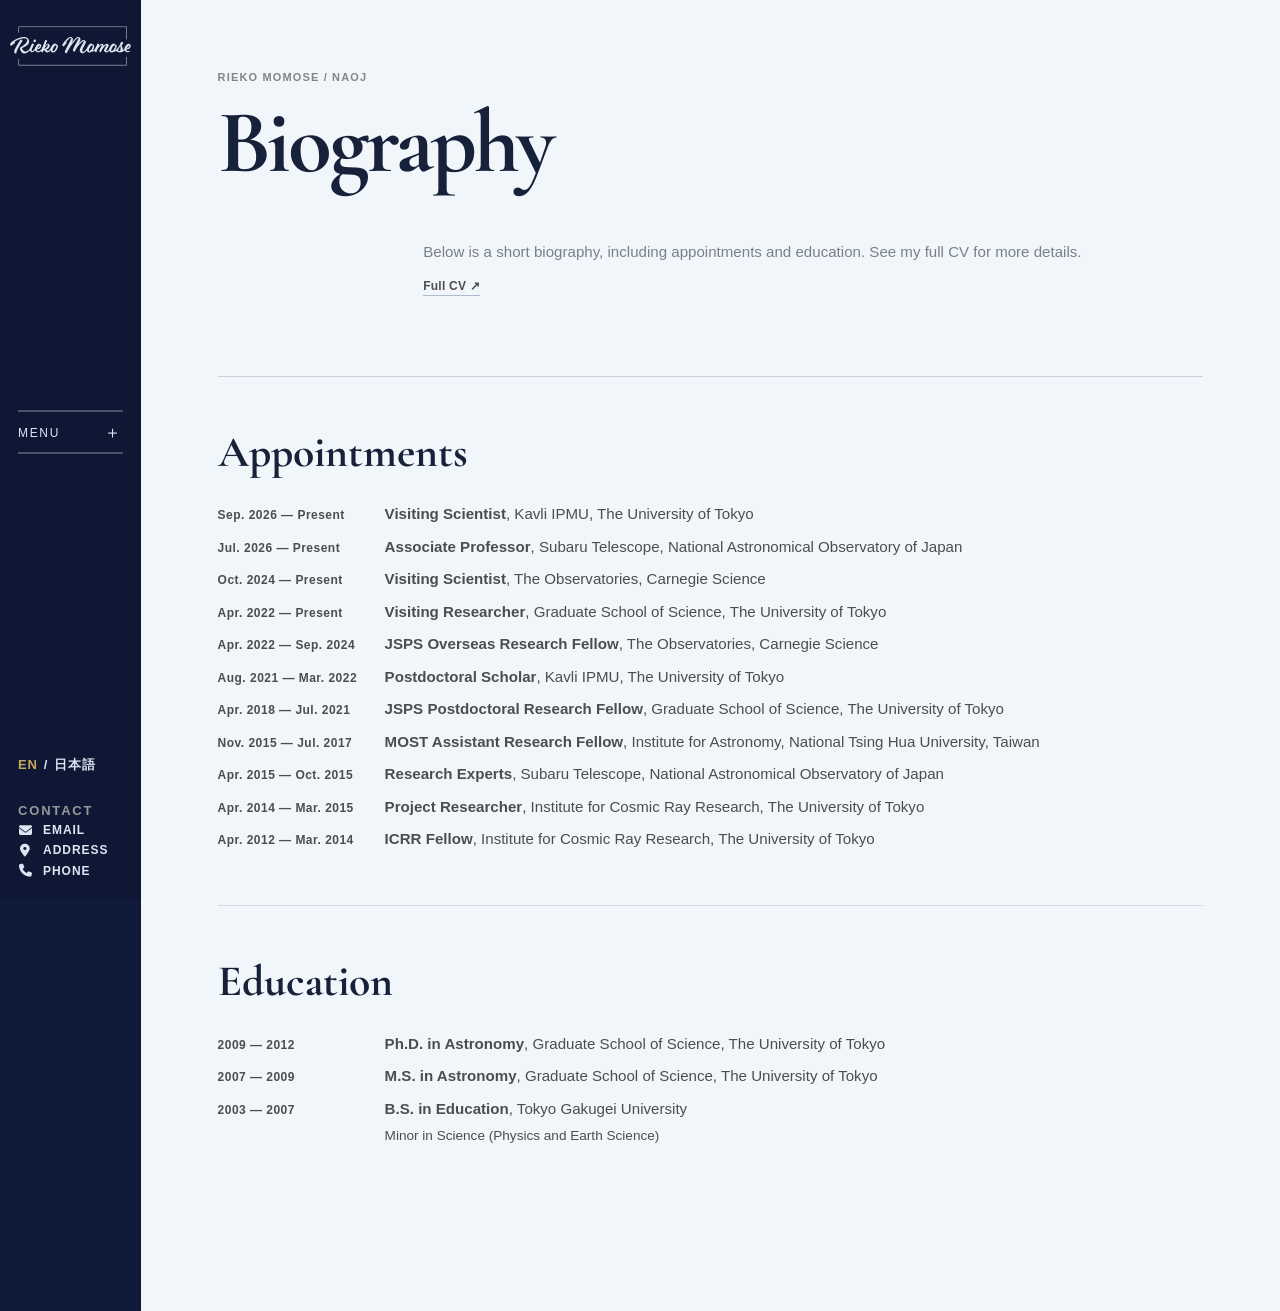
<file: biography.html>
<!doctype html>
<html lang="en">

<head>
  <meta charset="utf-8" />
  <meta name="viewport" content="width=device-width, initial-scale=1" />
  <title>Rieko Momose</title>
  <link rel="preconnect" href="https://fonts.googleapis.com">
  <link rel="preconnect" href="https://fonts.gstatic.com" crossorigin>
  <link
    href="https://fonts.googleapis.com/css2?family=Cormorant+Garamond:ital,wght@0,700;1,300&family=DM+Sans:wght@400;500;600;700&display=swap"
    rel="stylesheet">
  <link rel="stylesheet" href="style.css" />
  <link rel="stylesheet" href="https://cdnjs.cloudflare.com/ajax/libs/font-awesome/6.7.2/css/all.min.css">
  <link rel="icon" type="image/png" href="/fig/favicon.png">
</head>

<body>

  <aside class="rail">
    <div class="brand brand-with-logo">
      <a href="index.html" class="sidebar-logo-link" aria-label="Home"><img class="sidebar-logo"
          src="assets/rieko-momose-logo.png" alt="RIEKO MOMOSE" /></a>
    </div>
    <button class="menu-toggle" id="menuToggle" aria-controls="menuPanel" aria-expanded="false">
      <span>MENU</span><span class="menu-icon" aria-hidden="true">＋</span>
    </button>
    <div class="rail-bottom">
      <div class="language-switch" aria-label="Language">
        <a href="biography.html" class="active">EN</a>
        <span>/</span>
        <a href="ja/biography.html" class="">日本語</a>
      </div>

      <div class="sidebar-contact" aria-label="Contact">
        <span class="sidebar-contact-label">CONTACT</span>

        <div class="sidebar-email-group">
          <button class="sidebar-email-toggle" type="button" aria-expanded="false" aria-controls="sidebarEmailDetails">
            <i class="fa-solid fa-envelope"></i><span>EMAIL</span>
          </button>
          <div class="sidebar-email-details" id="sidebarEmailDetails" hidden>
            <a href="mailto:rieko.momose@nao.ac.jp" class="email-primary"
              aria-label="NAOJ email: rieko.momose@nao.ac.jp">
              <span class="email-label">NAOJ</span>
              <span class="email-address">rieko.momose@nao.ac.jp</span>
            </a>
            <a href="mailto:rieko.momose@gmail.com" class="email-secondary"
              aria-label="Primary email: rieko.momose@gmail.com">
              <span class="email-label">PRIMARY</span>
              <span class="email-address">rieko.momose@gmail.com</span>
            </a>
          </div>
        </div>

        <div class="sidebar-detail-group">
          <button class="sidebar-detail-toggle" type="button" aria-expanded="false"
            aria-controls="sidebarAddressDetails">
            <i class="fa-solid fa-location-dot"></i><span>ADDRESS</span>
          </button>
          <div class="sidebar-detail-details" id="sidebarAddressDetails" hidden>
            <span class="detail-text">
              Subaru Telescope,<br>
              National Astronomical Observatory of Japan<br>
              2-21-1 Osawa, Mitaka,<br>
              Tokyo 181-8588, JAPAN
            </span>
          </div>
        </div>

        <div class="sidebar-detail-group">
          <button class="sidebar-detail-toggle" type="button" aria-expanded="false" aria-controls="sidebarPhoneDetails">
            <i class="fa-solid fa-phone"></i><span>PHONE</span>
          </button>
          <div class="sidebar-detail-details" id="sidebarPhoneDetails" hidden>
            <a href="tel:+81422343900" class="detail-text">
              +81 (422)-34-3900<br>
              ext. 3285
            </a>
          </div>
        </div>
      </div>
    </div>
  </aside>
  <main class="content">
    <article class="inner-page">
      <header class="page-intro">
        <div class="page-kicker">RIEKO MOMOSE / NAOJ</div>
        <h1 class="page-title">Biography</h1>
        <div class="page-deck-row">
          <p class="page-deck">Below is a short biography, including appointments and education. See my full CV for more
            details.</p><a class="page-side-link" href="assets/cv_rieko_momose.pdf" target="_blank" rel="noopener">Full
            CV ↗</a>
        </div>
      </header>
      <div class="bio-header-rule"></div>
      <section class="bio-section">
        <div class="bio-grid">
          <h2 class="bio-heading">Appointments</h2>
          <div class="bio-list">
            <div class="bio-item">
              <div class="bio-date">Sep. 2026 — Present</div>
              <div class="bio-main"><strong>Visiting Scientist</strong>, Kavli IPMU, The University of Tokyo</div>
            </div>
            <div class="bio-item">
              <div class="bio-date">Jul. 2026 — Present</div>
              <div class="bio-main"><strong>Associate Professor</strong>, Subaru Telescope, National Astronomical
                Observatory of Japan</div>
            </div>
            <div class="bio-item">
              <div class="bio-date">Oct. 2024 — Present</div>
              <div class="bio-main"><strong>Visiting Scientist</strong>, The Observatories, Carnegie Science</div>
            </div>
            <div class="bio-item">
              <div class="bio-date">Apr. 2022 — Present</div>
              <div class="bio-main"><strong>Visiting Researcher</strong>, Graduate School of Science, The University of
                Tokyo</div>
            </div>
            <div class="bio-item">
              <div class="bio-date">Apr. 2022 — Sep. 2024</div>
              <div class="bio-main"><strong>JSPS Overseas Research Fellow</strong>, The Observatories, Carnegie Science
              </div>
            </div>
            <div class="bio-item">
              <div class="bio-date">Aug. 2021 — Mar. 2022</div>
              <div class="bio-main"><strong>Postdoctoral Scholar</strong>, Kavli IPMU, The University of Tokyo</div>
            </div>
            <div class="bio-item">
              <div class="bio-date">Apr. 2018 — Jul. 2021</div>
              <div class="bio-main"><strong>JSPS Postdoctoral Research Fellow</strong>, Graduate School of Science, The
                University of Tokyo</div>
            </div>
            <div class="bio-item">
              <div class="bio-date">Nov. 2015 — Jul. 2017</div>
              <div class="bio-main"><strong>MOST Assistant Research Fellow</strong>, Institute for Astronomy, National
                Tsing Hua University, Taiwan</div>
            </div>
            <div class="bio-item">
              <div class="bio-date">Apr. 2015 — Oct. 2015</div>
              <div class="bio-main"><strong>Research Experts</strong>, Subaru Telescope, National Astronomical
                Observatory of Japan</div>
            </div>
            <div class="bio-item">
              <div class="bio-date">Apr. 2014 — Mar. 2015</div>
              <div class="bio-main"><strong>Project Researcher</strong>, Institute for Cosmic Ray Research, The
                University of Tokyo</div>
            </div>
            <div class="bio-item">
              <div class="bio-date">Apr. 2012 — Mar. 2014</div>
              <div class="bio-main"><strong>ICRR Fellow</strong>, Institute for Cosmic Ray Research, The University of
                Tokyo</div>
            </div>
          </div>
        </div>
      </section>
      <section class="bio-section">
        <div class="bio-grid">
          <h2 class="bio-heading">Education</h2>
          <div class="bio-list">
            <div class="bio-item">
              <div class="bio-date">2009 — 2012</div>
              <div class="bio-main"><strong>Ph.D. in Astronomy</strong>, Graduate School of Science, The University of
                Tokyo</div>
            </div>
            <div class="bio-item">
              <div class="bio-date">2007 — 2009</div>
              <div class="bio-main"><strong>M.S. in Astronomy</strong>, Graduate School of Science, The University of
                Tokyo</div>
            </div>
            <div class="bio-item">
              <div class="bio-date">2003 — 2007</div>
              <div class="bio-main"><strong>B.S. in Education</strong>, Tokyo Gakugei University<div class="bio-note">
                  Minor in Science (Physics and Earth Science)</div>
              </div>
            </div>
          </div>
        </div>
      </section>
    </article>
  </main>
  <div class="menu-panel" id="menuPanel" aria-hidden="true">
    <div class="menu-panel-inner">
      <div class="menu-top">
        <div class="menu-kicker">MENU</div>
        <button class="menu-close" id="menuClose" aria-label="Close menu">×</button>
      </div>



      <nav class="expanded-nav">
        <div class="nav-group">
          <a class="nav-parent" href="research.html"><span>01</span><strong>RESEARCH</strong></a>
          <div class="nav-children open" id="researchChildren">
            <a href="research.html#ism">ISM</a>
            <a href="research.html#cgm">CGM</a>
            <a href="research.html#igm">IGM</a>
            <a href="research.html#lss">LSS</a>
          </div>
        </div>

        <a href="publications.html"><span>02</span><strong>PUBLICATIONS</strong></a>
        <div class="nav-group">
          <a class="nav-parent" href="education.html"><span>03</span><strong>EDUCATION</strong></a>
          <div class="nav-children open" id="educationChildren">
            <a href="education.html#mentoring">Mentoring</a>
            <a href="education.html#teaching">Teaching</a>
          </div>
        </div>

        <a href="biography.html"><span>04</span><strong>BIOGRAPHY</strong></a>

        <div class="nav-group">
          <button class="nav-parent" id="miscellaneaToggle" aria-expanded="true">
            <span>05</span><strong>MISCELLANEA</strong>
          </button>
          <div class="nav-children open" id="miscellaneaChildren">
            <a href="outreach.html">Outreach</a>
            <a href="photos.html">Photos</a>
          </div>
        </div>
      </nav>


      <div class="menu-footer">
        <div class="menu-footer-group menu-language-block">
          <span class="menu-footer-heading">LANGUAGE</span>
          <div class="menu-footer-items menu-language-items">
            <a href="biography.html">ENGLISH</a>
            <a href="ja/biography.html">日本語</a>
          </div>
        </div>
        <div class="menu-footer-group menu-links-block">
          <span class="menu-footer-heading">LINKS</span>
          <div class="menu-footer-items menu-link-items">
            <a href="https://ui.adsabs.harvard.edu/search/q=author%3A(%22Momose%2C%20Rieko%22)&sort=date%20desc%2C%20bibcode%20desc&p_=0"
              class="menu-text-link" target="_blank" rel="noopener">SciX</a>
            <a href="https://www.nao.ac.jp/en/" class="menu-text-link" target="_blank" rel="noopener">NAOJ</a>
            <a href="https://www.linkedin.com/in/rieko-momose-3b861b87/" class="menu-icon-link" aria-label="LinkedIn"
              title="LinkedIn" target="_blank" rel="noopener"><i class="fa-brands fa-linkedin"></i></a>
            <a href="https://orcid.org/0000-0002-8857-2905" class="menu-icon-link" aria-label="ORCID" title="ORCID"
              target="_blank" rel="noopener"><i class="fa-brands fa-orcid"></i></a>
          </div>
        </div>
      </div>
    </div>
  </div>

  <script>
    const menuToggle = document.getElementById('menuToggle');
    const menuPanel = document.getElementById('menuPanel');
    const menuClose = document.getElementById('menuClose');
    function openMenu() { menuPanel.classList.add('open'); menuPanel.setAttribute('aria-hidden', 'false'); menuToggle.setAttribute('aria-expanded', 'true'); document.body.classList.add('menu-open'); }
    function closeMenu() { menuPanel.classList.remove('open'); menuPanel.setAttribute('aria-hidden', 'true'); menuToggle.setAttribute('aria-expanded', 'false'); document.body.classList.remove('menu-open'); }
    menuToggle?.addEventListener('click', openMenu);
    menuClose?.addEventListener('click', closeMenu);
    menuPanel?.addEventListener('click', (event) => { if (event.target === menuPanel) closeMenu(); });
    window.addEventListener('keydown', (event) => { if (event.key === 'Escape') closeMenu(); });
    for (const [toggleId, childId] of [['miscellaneaToggle', 'miscellaneaChildren']]) {
      const t = document.getElementById(toggleId), c = document.getElementById(childId);
      t?.addEventListener('click', () => { const open = t.getAttribute('aria-expanded') === 'true'; t.setAttribute('aria-expanded', String(!open)); c?.classList.toggle('open'); });
    }


  </script>

  <script src="sidebar-contact.js" defer></script>
</body>

</html>
</file>
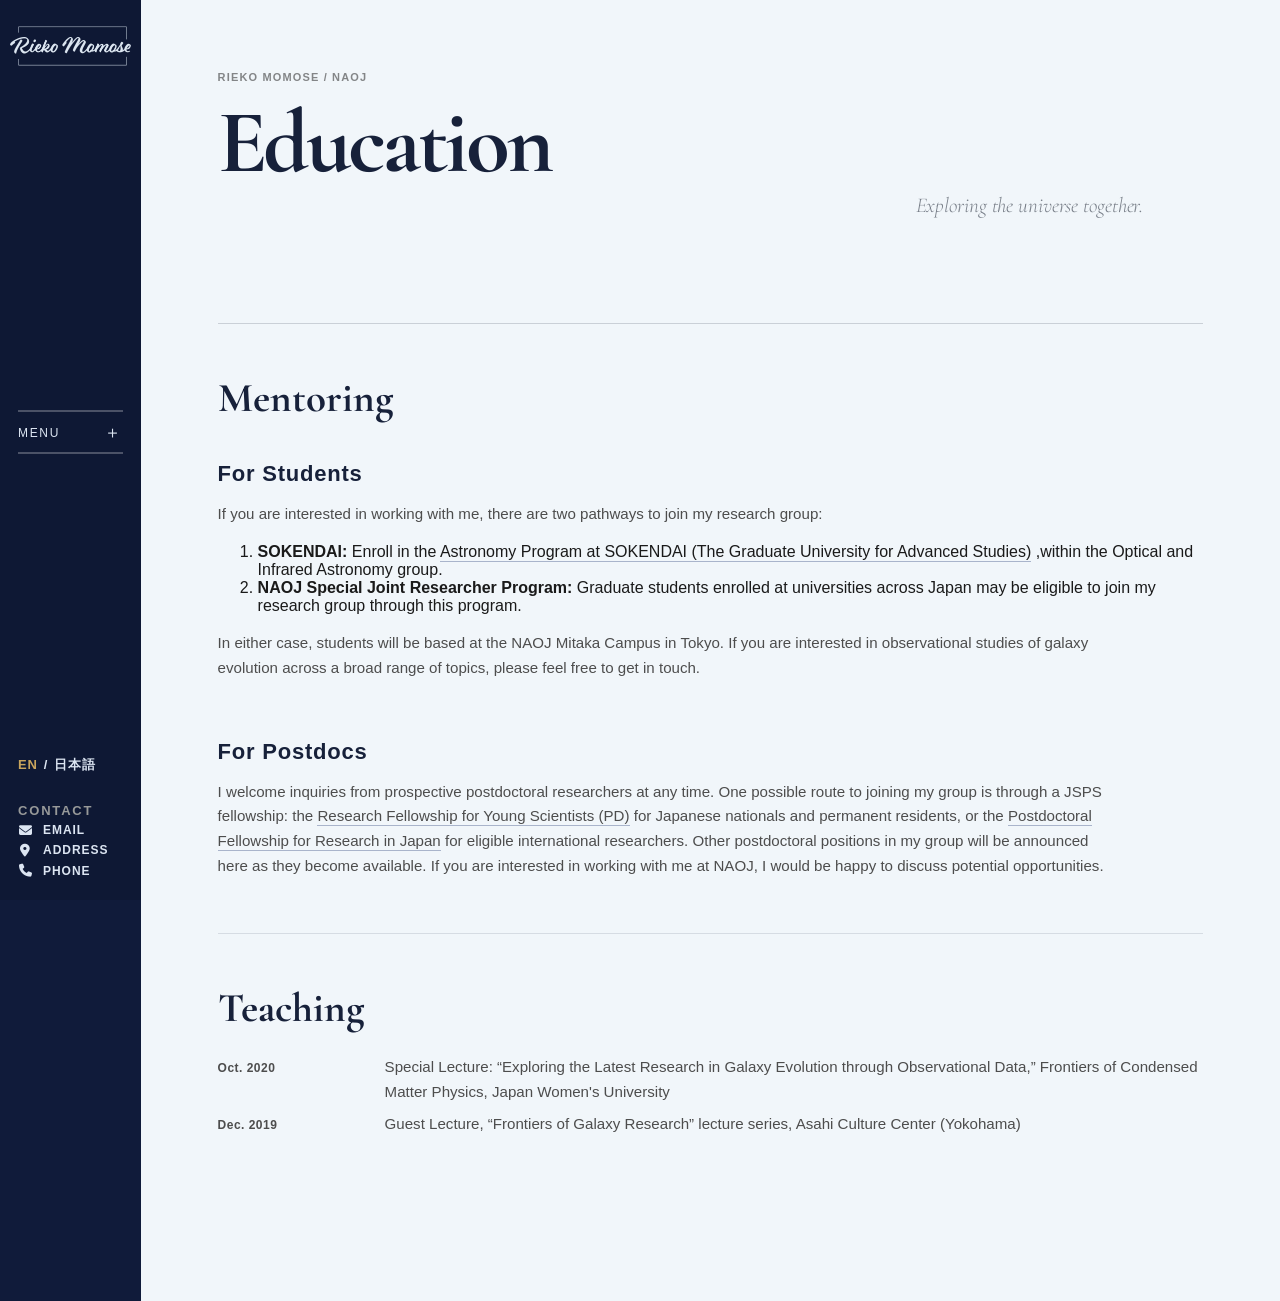
<file: education.html>
<!doctype html>
<html lang="en">

<head>
  <meta charset="utf-8" />
  <meta name="viewport" content="width=device-width, initial-scale=1" />
  <title>Rieko Momose</title>
  <link rel="preconnect" href="https://fonts.googleapis.com">
  <link rel="preconnect" href="https://fonts.gstatic.com" crossorigin>
  <link
    href="https://fonts.googleapis.com/css2?family=Cormorant+Garamond:ital,wght@0,700;1,300&family=DM+Sans:wght@400;500;600;700&display=swap"
    rel="stylesheet">
  <link rel="stylesheet" href="style.css" />
  <link rel="stylesheet" href="https://cdnjs.cloudflare.com/ajax/libs/font-awesome/6.7.2/css/all.min.css">
  <link rel="icon" type="image/png" href="/fig/favicon.png">
  <style>
    /* Education-only typography; shared site CSS remains unchanged. */
    .education-mentoring-group+.education-mentoring-group {
      margin-top: 32px;
    }

    .education-mentoring-group h3 {
      margin: 0 0 12px;
      font-family: "Avenir Next", Avenir, "Helvetica Neue", Arial, sans-serif;
      font-size: 16px;
      font-weight: 700;
      line-height: 1.4;
      letter-spacing: .035em;
      color: var(--heading);
    }

    .education-mentoring-group p {
      max-width: 900px;
    }

    .education-mentoring-group a {
      color: inherit;
      border-bottom: 1px solid rgba(36, 58, 115, .35);
      padding-bottom: 1px;
    }

    .education-mentoring-group a:hover {
      border-bottom-color: currentColor;
    }
  </style>
</head>

<body>

  <aside class="rail">
    <div class="brand brand-with-logo">
      <a href="index.html" class="sidebar-logo-link" aria-label="Home"><img class="sidebar-logo"
          src="assets/rieko-momose-logo.png" alt="RIEKO MOMOSE" /></a>
    </div>
    <button class="menu-toggle" id="menuToggle" aria-controls="menuPanel" aria-expanded="false">
      <span>MENU</span><span class="menu-icon" aria-hidden="true">＋</span>
    </button>
    <div class="rail-bottom">
      <div class="language-switch" aria-label="Language">
        <a href="education.html" class="active">EN</a>
        <span>/</span>
        <a href="ja/education.html" class="">日本語</a>
      </div>

      <div class="sidebar-contact" aria-label="Contact">
        <span class="sidebar-contact-label">CONTACT</span>

        <div class="sidebar-email-group">
          <button class="sidebar-email-toggle" type="button" aria-expanded="false" aria-controls="sidebarEmailDetails">
            <i class="fa-solid fa-envelope"></i><span>EMAIL</span>
          </button>
          <div class="sidebar-email-details" id="sidebarEmailDetails" hidden>
            <a href="mailto:rieko.momose@nao.ac.jp" class="email-primary"
              aria-label="NAOJ email: rieko.momose@nao.ac.jp">
              <span class="email-label">NAOJ</span>
              <span class="email-address">rieko.momose@nao.ac.jp</span>
            </a>
            <a href="mailto:rieko.momose@gmail.com" class="email-secondary"
              aria-label="Primary email: rieko.momose@gmail.com">
              <span class="email-label">PRIMARY</span>
              <span class="email-address">rieko.momose@gmail.com</span>
            </a>
          </div>
        </div>

        <div class="sidebar-detail-group">
          <button class="sidebar-detail-toggle" type="button" aria-expanded="false"
            aria-controls="sidebarAddressDetails">
            <i class="fa-solid fa-location-dot"></i><span>ADDRESS</span>
          </button>
          <div class="sidebar-detail-details" id="sidebarAddressDetails" hidden>
            <span class="detail-text">
              Subaru Telescope,<br>
              National Astronomical Observatory of Japan<br>
              2-21-1 Osawa, Mitaka,<br>
              Tokyo 181-8588, JAPAN
            </span>
          </div>
        </div>

        <div class="sidebar-detail-group">
          <button class="sidebar-detail-toggle" type="button" aria-expanded="false" aria-controls="sidebarPhoneDetails">
            <i class="fa-solid fa-phone"></i><span>PHONE</span>
          </button>
          <div class="sidebar-detail-details" id="sidebarPhoneDetails" hidden>
            <a href="tel:+81422343900" class="detail-text">
              +81 (422)-34-3900<br>
              ext. 3285
            </a>
          </div>
        </div>
      </div>
    </div>
  </aside>
  <main class="content">
    <article class="inner-page">
      <header class="page-intro">
        <div class="page-kicker">RIEKO MOMOSE / NAOJ</div>
        <h1 class="page-title">Education</h1>
        <p class="page-deck research-tagline">Exploring the universe together.</p>
      </header>
      <section class="research-overview" aria-label="Education">
        <section class="research-feature" id="mentoring">
          <h2 class="research-feature-title">Mentoring</h2>
          <div class="research-feature-copy">
            <div class="education-mentoring-group">
              <h3>For Students</h3>
              <p>If you are interested in working with me, there are two pathways to join my research group:</p>
              <ol>
                <li>
                  <span style="font-weight: 600;">SOKENDAI:</span>
                  Enroll in the
                  <a href="https://guas-astronomy.jp/eng/index.html" target="_blank" rel="noopener">
                    Astronomy Program at SOKENDAI (The Graduate University for Advanced Studies)</a>
                  ,within the Optical and Infrared Astronomy group.
                </li>
                <li>
                  <span style="font-weight: 600;">NAOJ Special Joint Researcher Program:</span>
                  Graduate students enrolled at universities across Japan may be eligible to join my research group
                  through this program.
                </li>
              </ol>
              <p>In either case, students will be based at the NAOJ Mitaka Campus in Tokyo. If you are interested in
                observational studies of galaxy evolution across a broad range of topics, please feel free to get in
                touch.</p>
            </div>
            <div class="education-mentoring-group">
              <h3 class="postdocs-heading">For Postdocs</h3>
              <p>I welcome inquiries from prospective postdoctoral researchers at any time. One possible route to
                joining my group is through a JSPS fellowship:
                the <a href="https://www.jsps.go.jp/english/e-pd/" target="_blank" rel="noopener">Research Fellowship
                  for Young Scientists (PD)</a>
                for Japanese nationals and permanent residents, or the
                <a href="https://www.jsps.go.jp/english/e-fellow/e-ippan/" target="_blank" rel="noopener">Postdoctoral
                  Fellowship for Research in Japan</a>
                for eligible international researchers. Other postdoctoral positions in my group will be announced here
                as they become available. If you are interested in working with me at NAOJ, I would be happy to discuss
                potential opportunities.
              </p>
            </div>
          </div>
        </section>
        <section class="research-feature" id="teaching">
          <h2 class="research-feature-title">Teaching</h2>
          <div class="research-feature-copy">
            <!-- Add teaching content here. -->
            <div class="bio-list">
              <div class="bio-item">
                <span class="bio-date">Oct. 2020</span>
                <span class="bio-main">
                  Special Lecture: “Exploring the Latest Research in Galaxy Evolution through Observational Data,”
                  Frontiers of Condensed Matter Physics,
                  Japan Women's University
                </span>
              </div>
              <div class="bio-item">
                <span class="bio-date">Dec. 2019</span>
                <span class="bio-main">
                  Guest Lecture, “Frontiers of Galaxy Research” lecture series,
                  Asahi Culture Center (Yokohama)
                </span>
              </div>
            </div>
          </div>
        </section>
      </section>
    </article>
  </main>
  <div class="menu-panel" id="menuPanel" aria-hidden="true">
    <div class="menu-panel-inner">
      <div class="menu-top">
        <div class="menu-kicker">MENU</div>
        <button class="menu-close" id="menuClose" aria-label="Close menu">×</button>
      </div>



      <nav class="expanded-nav">
        <div class="nav-group">
          <a class="nav-parent" href="research.html"><span>01</span><strong>RESEARCH</strong></a>
          <div class="nav-children open" id="researchChildren">
            <a href="research.html#ism">ISM</a>
            <a href="research.html#cgm">CGM</a>
            <a href="research.html#igm">IGM</a>
            <a href="research.html#lss">LSS</a>
          </div>
        </div>

        <a href="publications.html"><span>02</span><strong>PUBLICATIONS</strong></a>
        <div class="nav-group">
          <a class="nav-parent" href="education.html"><span>03</span><strong>EDUCATION</strong></a>
          <div class="nav-children open" id="educationChildren">
            <a href="education.html#mentoring">Mentoring</a>
            <a href="education.html#teaching">Teaching</a>
          </div>
        </div>

        <a href="biography.html"><span>04</span><strong>BIOGRAPHY</strong></a>

        <div class="nav-group">
          <button class="nav-parent" id="miscellaneaToggle" aria-expanded="true">
            <span>05</span><strong>MISCELLANEA</strong>
          </button>
          <div class="nav-children open" id="miscellaneaChildren">
            <a href="outreach.html">Outreach</a>
            <a href="photos.html">Photos</a>
          </div>
        </div>
      </nav>


      <div class="menu-footer">
        <div class="menu-footer-group menu-language-block">
          <span class="menu-footer-heading">LANGUAGE</span>
          <div class="menu-footer-items menu-language-items">
            <a href="education.html">ENGLISH</a>
            <a href="ja/education.html">日本語</a>
          </div>
        </div>
        <div class="menu-footer-group menu-links-block">
          <span class="menu-footer-heading">LINKS</span>
          <div class="menu-footer-items menu-link-items">
            <a href="https://ui.adsabs.harvard.edu/search/q=author%3A(%22Momose%2C%20Rieko%22)&sort=date%20desc%2C%20bibcode%20desc&p_=0"
              class="menu-text-link" target="_blank" rel="noopener">SciX</a>
            <a href="https://www.nao.ac.jp/en/" class="menu-text-link" target="_blank" rel="noopener">NAOJ</a>
            <a href="https://www.linkedin.com/in/rieko-momose-3b861b87/" class="menu-icon-link" aria-label="LinkedIn"
              title="LinkedIn" target="_blank" rel="noopener"><i class="fa-brands fa-linkedin"></i></a>
            <a href="https://orcid.org/0000-0002-8857-2905" class="menu-icon-link" aria-label="ORCID" title="ORCID"
              target="_blank" rel="noopener"><i class="fa-brands fa-orcid"></i></a>
          </div>
        </div>
      </div>
    </div>
  </div>

  <script>
    const menuToggle = document.getElementById('menuToggle');
    const menuPanel = document.getElementById('menuPanel');
    const menuClose = document.getElementById('menuClose');
    function openMenu() { menuPanel.classList.add('open'); menuPanel.setAttribute('aria-hidden', 'false'); menuToggle.setAttribute('aria-expanded', 'true'); document.body.classList.add('menu-open'); }
    function closeMenu() { menuPanel.classList.remove('open'); menuPanel.setAttribute('aria-hidden', 'true'); menuToggle.setAttribute('aria-expanded', 'false'); document.body.classList.remove('menu-open'); }
    menuToggle?.addEventListener('click', openMenu);
    menuClose?.addEventListener('click', closeMenu);
    menuPanel?.addEventListener('click', (event) => { if (event.target === menuPanel) closeMenu(); });
    window.addEventListener('keydown', (event) => { if (event.key === 'Escape') closeMenu(); });
    for (const [toggleId, childId] of [['miscellaneaToggle', 'miscellaneaChildren']]) {
      const t = document.getElementById(toggleId), c = document.getElementById(childId);
      t?.addEventListener('click', () => { const open = t.getAttribute('aria-expanded') === 'true'; t.setAttribute('aria-expanded', String(!open)); c?.classList.toggle('open'); });
    }


  </script>

  <script src="sidebar-contact.js" defer></script>
</body>

</html>
</file>
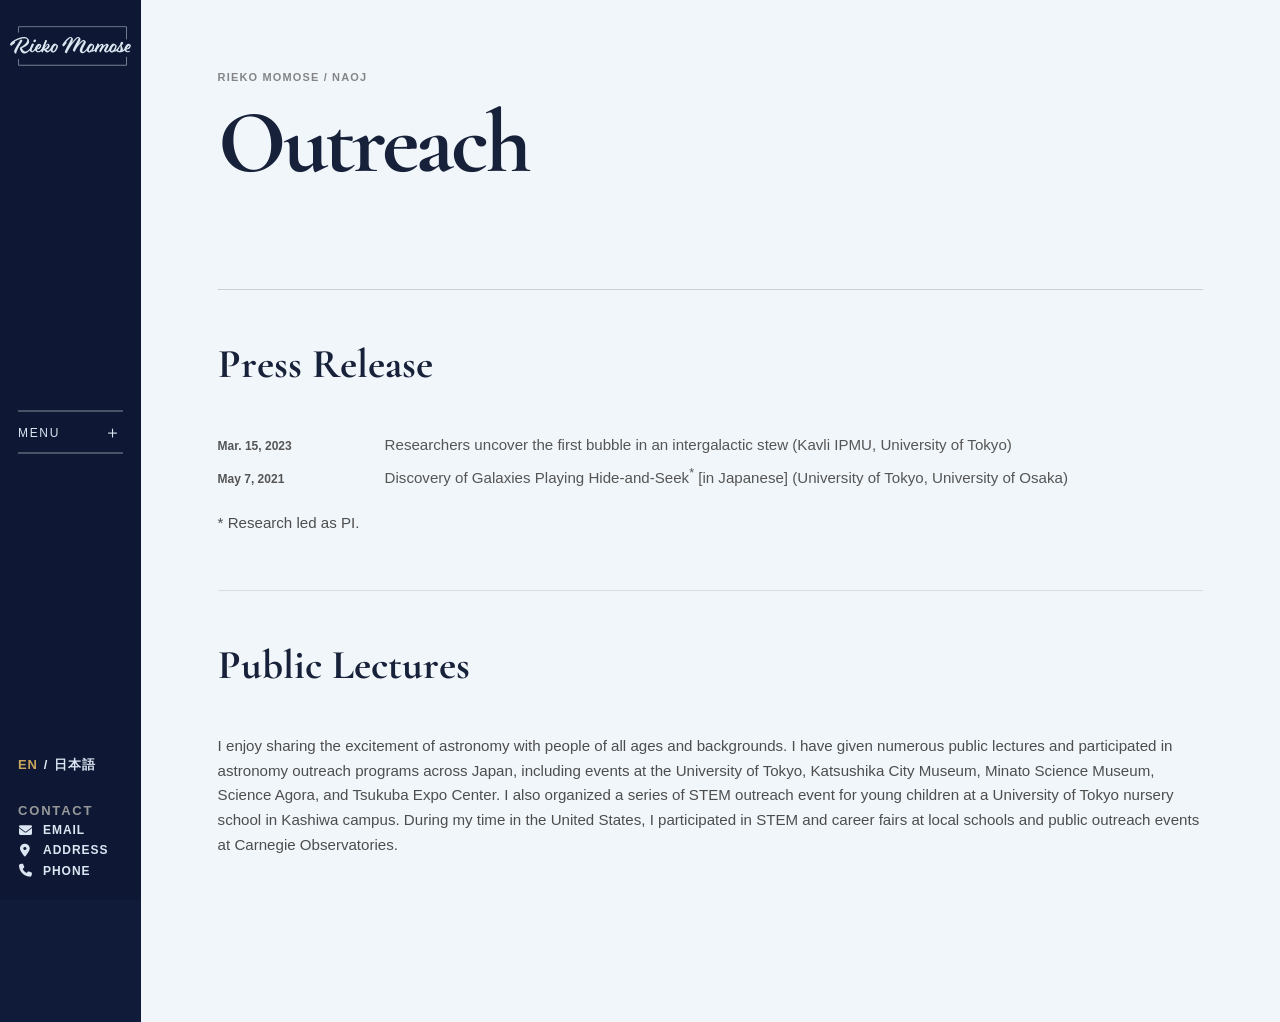
<file: outreach.html>
<!doctype html>
<html lang="en">

<head>
  <meta charset="utf-8" />
  <meta name="viewport" content="width=device-width, initial-scale=1" />
  <title>Rieko Momose</title>
  <link rel="preconnect" href="https://fonts.googleapis.com">
  <link rel="preconnect" href="https://fonts.gstatic.com" crossorigin>
  <link
    href="https://fonts.googleapis.com/css2?family=Cormorant+Garamond:ital,wght@0,700;1,300&family=DM+Sans:wght@400;500;600;700&display=swap"
    rel="stylesheet">
  <link rel="stylesheet" href="style.css" />
  <link rel="stylesheet" href="https://cdnjs.cloudflare.com/ajax/libs/font-awesome/6.7.2/css/all.min.css">
  <link rel="icon" type="image/png" href="/fig/favicon.png">
  <style>
    /* Outreach-only press release list */
    .press-release-list {
      list-style: none;
      margin: 0;
      padding: 0;
      max-width: 1000px
    }

    .press-release-list li {
      display: grid;
      grid-template-columns: 145px minmax(0, 1fr);
      gap: 22px;
      align-items: baseline;
      padding: 0;
      border: none;
    }

    .press-release-list li:first-child {
      border: none;
    }

    .press-release-date {
      font-size: 14px;
      color: #586477;
      white-space: nowrap
    }

    .press-release-title {
      font-size: clamp(15px, 1.2vw, 17px);
      line-height: 1.65;
      color: #17213a
    }

    .press-release-title a {
      color: inherit;
      text-decoration: underline;
      text-underline-offset: 4px;
      text-decoration-color: rgba(23, 33, 58, .35)
    }

    .press-release-title a:hover {
      text-decoration-color: currentColor
    }

    @media(max-width:640px) {
      .press-release-list li {
        grid-template-columns: 1fr;
        gap: 5px;
        padding: 14px 0
      }
    }

    #press-release .press-release-note {
      margin: 20px 0 0 !important;
      padding: 0;
    }
  </style>
</head>

<body>

  <aside class="rail">
    <div class="brand brand-with-logo">
      <a href="index.html" class="sidebar-logo-link" aria-label="Home"><img class="sidebar-logo"
          src="assets/rieko-momose-logo.png" alt="RIEKO MOMOSE" /></a>
    </div>
    <button class="menu-toggle" id="menuToggle" aria-controls="menuPanel" aria-expanded="false">
      <span>MENU</span><span class="menu-icon" aria-hidden="true">＋</span>
    </button>
    <div class="rail-bottom">
      <div class="language-switch" aria-label="Language">
        <a href="outreach.html" class="active">EN</a>
        <span>/</span>
        <a href="ja/outreach.html" class="">日本語</a>
      </div>

      <div class="sidebar-contact" aria-label="Contact">
        <span class="sidebar-contact-label">CONTACT</span>

        <div class="sidebar-email-group">
          <button class="sidebar-email-toggle" type="button" aria-expanded="false" aria-controls="sidebarEmailDetails">
            <i class="fa-solid fa-envelope"></i><span>EMAIL</span>
          </button>
          <div class="sidebar-email-details" id="sidebarEmailDetails" hidden>
            <a href="mailto:rieko.momose@nao.ac.jp" class="email-primary"
              aria-label="NAOJ email: rieko.momose@nao.ac.jp">
              <span class="email-label">NAOJ</span>
              <span class="email-address">rieko.momose@nao.ac.jp</span>
            </a>
            <a href="mailto:rieko.momose@gmail.com" class="email-secondary"
              aria-label="Primary email: rieko.momose@gmail.com">
              <span class="email-label">PRIMARY</span>
              <span class="email-address">rieko.momose@gmail.com</span>
            </a>
          </div>
        </div>

        <div class="sidebar-detail-group">
          <button class="sidebar-detail-toggle" type="button" aria-expanded="false"
            aria-controls="sidebarAddressDetails">
            <i class="fa-solid fa-location-dot"></i><span>ADDRESS</span>
          </button>
          <div class="sidebar-detail-details" id="sidebarAddressDetails" hidden>
            <span class="detail-text">
              Subaru Telescope,<br>
              National Astronomical Observatory of Japan<br>
              2-21-1 Osawa, Mitaka,<br>
              Tokyo 181-8588, JAPAN
            </span>
          </div>
        </div>

        <div class="sidebar-detail-group">
          <button class="sidebar-detail-toggle" type="button" aria-expanded="false" aria-controls="sidebarPhoneDetails">
            <i class="fa-solid fa-phone"></i><span>PHONE</span>
          </button>
          <div class="sidebar-detail-details" id="sidebarPhoneDetails" hidden>
            <a href="tel:+81422343900" class="detail-text">
              +81 (422)-34-3900<br>
              ext. 3285
            </a>
          </div>
        </div>
      </div>
    </div>
  </aside>
  <main class="content">
    <article class="inner-page">
      <header class="page-intro">
        <div class="page-kicker">RIEKO MOMOSE / NAOJ</div>
        <h1 class="page-title">Outreach</h1>
        <p class="page-deck research-tagline"></p>
      </header>
      <section class="research-overview" aria-label="Outreach">
        <section class="research-feature" id="press-release">
          <h2 class="research-feature-title">Press Release</h2>
          <div class="research-feature-copy">
            <!-- Add press releases below. Duplicate an <li> block for each new release. -->
            <ul class="press-release-list">
              <li class="press-release-item">
                <span class="press-date">Mar. 15, 2023</span>
                <span class="press-title">
                  Researchers uncover the first bubble in an intergalactic stew
                  (<a href="https://www.ipmu.jp/en/20230315-COSTCO-I" target="_blank" rel="noopener">Kavli IPMU,
                    University of Tokyo</a>)
                </span>
              </li>

              <li class="press-release-item">
                <span class="press-date">May 7, 2021</span>
                <span class="press-title">
                  Discovery of Galaxies Playing Hide-and-Seek<sup>*</sup>
                  [in Japanese]
                  (<a href="https://www.astron.s.u-tokyo.ac.jp/research_post/20210508/" target="_blank"
                    rel="noopener">University of Tokyo</a>,
                  <a href="https://resou.osaka-u.ac.jp/ja/research/2021/20210507_1" target="_blank"
                    rel="noopener">University of Osaka</a>)
                </span>
              </li>
            </ul>
            <p class="press-release-note">
              * Research led as PI.
            </p>
          </div>
        </section>
        <section class="research-feature" id="outreach">
          <h2 class="research-feature-title">Public Lectures</h2>
          <div class="research-feature-copy">
            <!-- Add outreach activities here. -->
            <p class="press-release-note">
              I enjoy sharing the excitement of astronomy with people of all ages and backgrounds. I have given numerous
              public lectures and participated in astronomy outreach programs across Japan, including events at the
              University of Tokyo, Katsushika City Museum, Minato Science Museum, Science Agora, and Tsukuba Expo
              Center. I also organized a series of
              STEM outreach event for young children at a University of Tokyo nursery school in Kashiwa campus. During
              my time in the
              United States, I participated in STEM and career fairs at local schools and public outreach events at
              Carnegie Observatories.</p>
          </div>
        </section>
      </section>
    </article>
  </main>
  <div class="menu-panel" id="menuPanel" aria-hidden="true">
    <div class="menu-panel-inner">
      <div class="menu-top">
        <div class="menu-kicker">MENU</div>
        <button class="menu-close" id="menuClose" aria-label="Close menu">×</button>
      </div>



      <nav class="expanded-nav">
        <div class="nav-group">
          <a class="nav-parent" href="research.html"><span>01</span><strong>RESEARCH</strong></a>
          <div class="nav-children open" id="researchChildren">
            <a href="research.html#ism">ISM</a>
            <a href="research.html#cgm">CGM</a>
            <a href="research.html#igm">IGM</a>
            <a href="research.html#lss">LSS</a>
          </div>
        </div>

        <a href="publications.html"><span>02</span><strong>PUBLICATIONS</strong></a>
        <div class="nav-group">
          <a class="nav-parent" href="education.html"><span>03</span><strong>EDUCATION</strong></a>
          <div class="nav-children open" id="educationChildren">
            <a href="education.html#mentoring">Mentoring</a>
            <a href="education.html#teaching">Teaching</a>
          </div>
        </div>

        <a href="biography.html"><span>04</span><strong>BIOGRAPHY</strong></a>

        <div class="nav-group">
          <button class="nav-parent" id="miscellaneaToggle" aria-expanded="true">
            <span>05</span><strong>MISCELLANEA</strong>
          </button>
          <div class="nav-children open" id="miscellaneaChildren">
            <a href="outreach.html">Outreach</a>
            <a href="photos.html">Photos</a>
          </div>
        </div>
      </nav>


      <div class="menu-footer">
        <div class="menu-footer-group menu-language-block">
          <span class="menu-footer-heading">LANGUAGE</span>
          <div class="menu-footer-items menu-language-items">
            <a href="outreach.html">ENGLISH</a>
            <a href="ja/outreach.html">日本語</a>
          </div>
        </div>
        <div class="menu-footer-group menu-links-block">
          <span class="menu-footer-heading">LINKS</span>
          <div class="menu-footer-items menu-link-items">
            <a href="https://ui.adsabs.harvard.edu/search/q=author%3A(%22Momose%2C%20Rieko%22)&sort=date%20desc%2C%20bibcode%20desc&p_=0"
              class="menu-text-link" target="_blank" rel="noopener">SciX</a>
            <a href="https://www.nao.ac.jp/en/" class="menu-text-link" target="_blank" rel="noopener">NAOJ</a>
            <a href="https://www.linkedin.com/in/rieko-momose-3b861b87/" class="menu-icon-link" aria-label="LinkedIn"
              title="LinkedIn" target="_blank" rel="noopener"><i class="fa-brands fa-linkedin"></i></a>
            <a href="https://orcid.org/0000-0002-8857-2905" class="menu-icon-link" aria-label="ORCID" title="ORCID"
              target="_blank" rel="noopener"><i class="fa-brands fa-orcid"></i></a>
          </div>
        </div>
      </div>
    </div>
  </div>

  <script>
    const menuToggle = document.getElementById('menuToggle');
    const menuPanel = document.getElementById('menuPanel');
    const menuClose = document.getElementById('menuClose');
    function openMenu() { menuPanel.classList.add('open'); menuPanel.setAttribute('aria-hidden', 'false'); menuToggle.setAttribute('aria-expanded', 'true'); document.body.classList.add('menu-open'); }
    function closeMenu() { menuPanel.classList.remove('open'); menuPanel.setAttribute('aria-hidden', 'true'); menuToggle.setAttribute('aria-expanded', 'false'); document.body.classList.remove('menu-open'); }
    menuToggle?.addEventListener('click', openMenu);
    menuClose?.addEventListener('click', closeMenu);
    menuPanel?.addEventListener('click', (event) => { if (event.target === menuPanel) closeMenu(); });
    window.addEventListener('keydown', (event) => { if (event.key === 'Escape') closeMenu(); });
    for (const [toggleId, childId] of [['miscellaneaToggle', 'miscellaneaChildren']]) {
      const t = document.getElementById(toggleId), c = document.getElementById(childId);
      t?.addEventListener('click', () => { const open = t.getAttribute('aria-expanded') === 'true'; t.setAttribute('aria-expanded', String(!open)); c?.classList.toggle('open'); });
    }


  </script>

  <script src="sidebar-contact.js" defer></script>
</body>

</html>
</file>
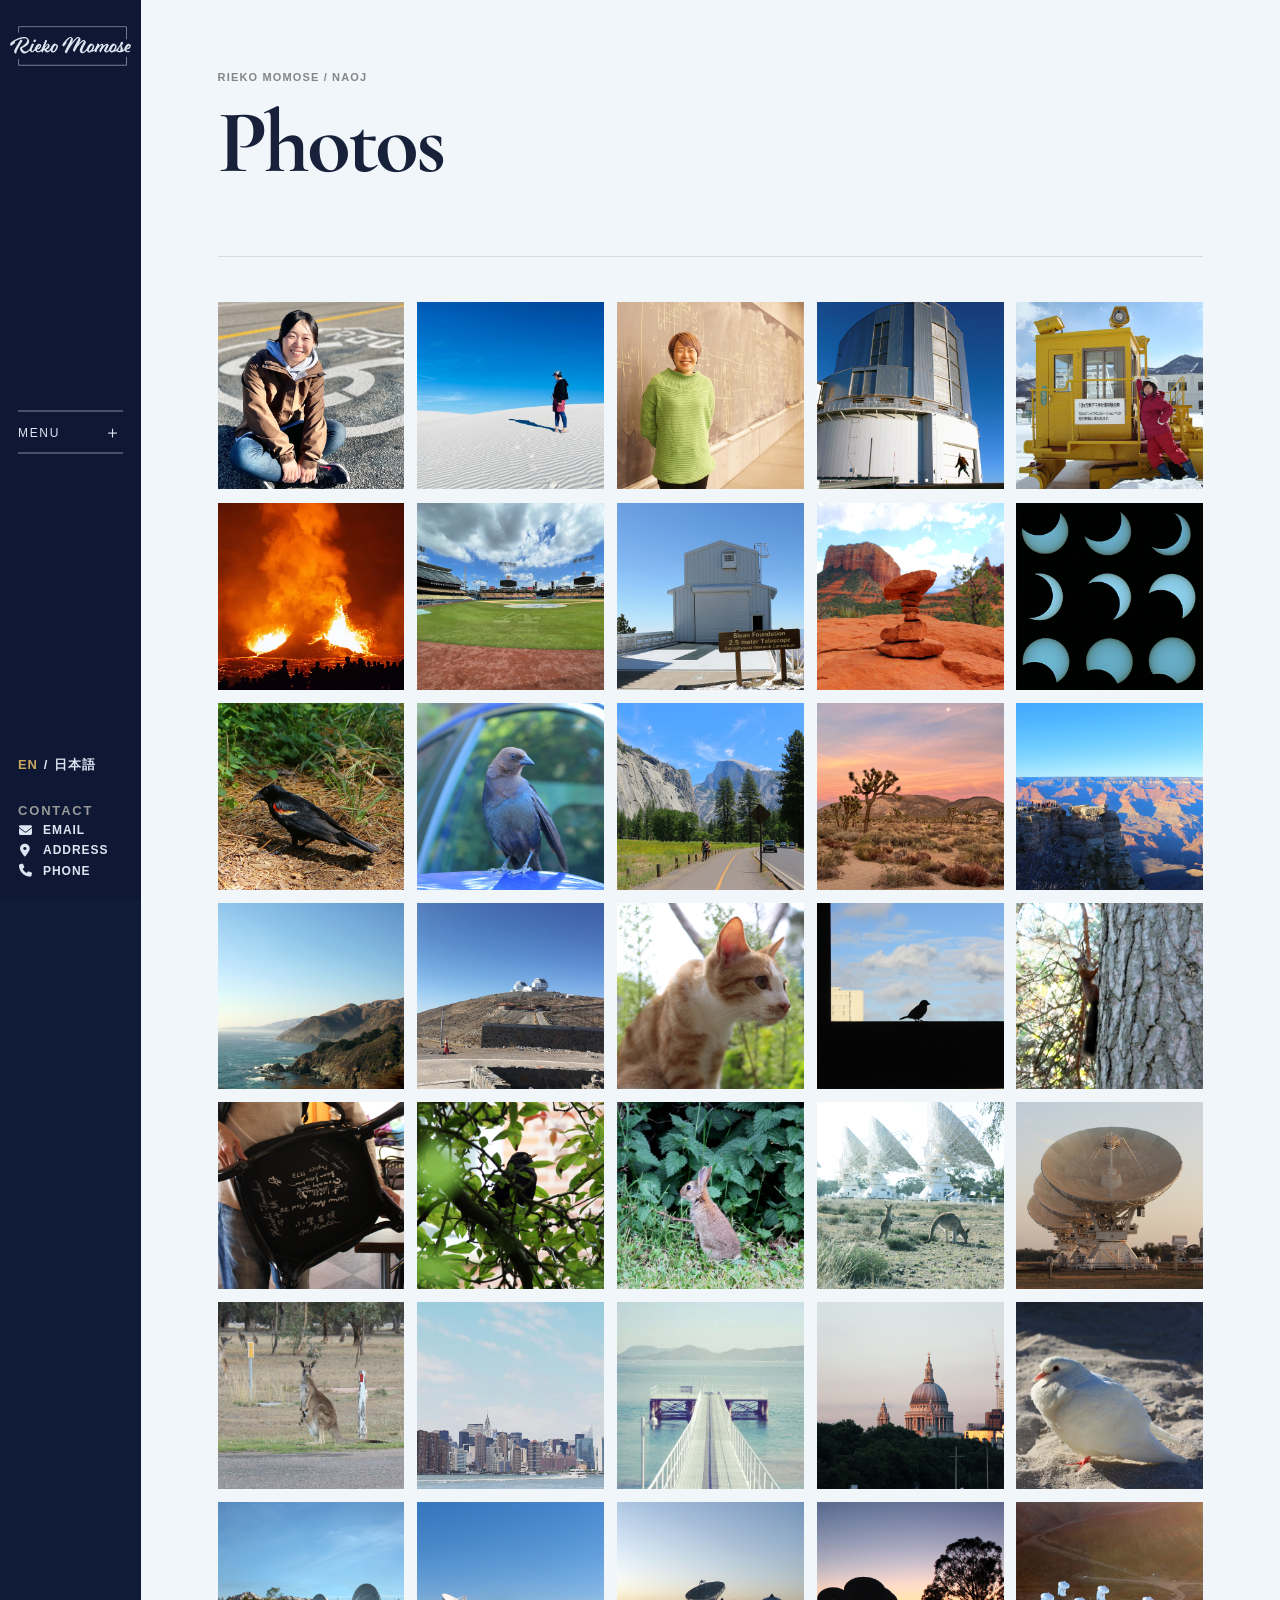
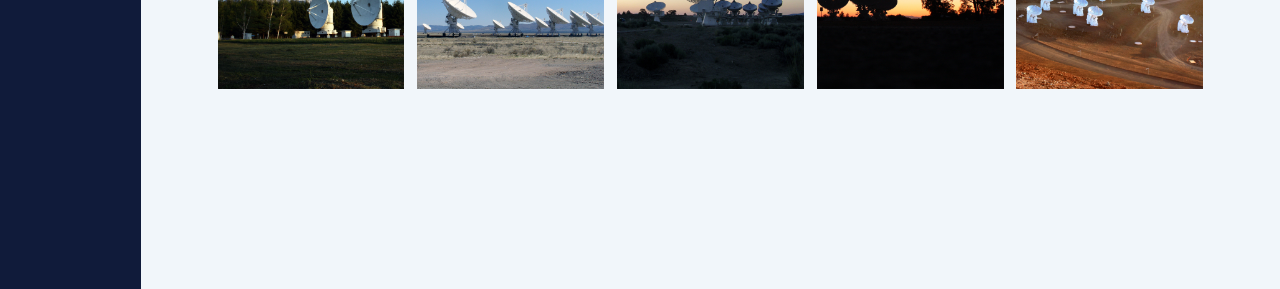
<file: photos.html>
<!doctype html>
<html lang="en">

<head>
  <meta charset="utf-8" />
  <meta name="viewport" content="width=device-width, initial-scale=1" />
  <title>Rieko Momose</title>
  <link rel="preconnect" href="https://fonts.googleapis.com">
  <link rel="preconnect" href="https://fonts.gstatic.com" crossorigin>
  <link
    href="https://fonts.googleapis.com/css2?family=Cormorant+Garamond:ital,wght@0,700;1,300&family=DM+Sans:wght@400;500;600;700&display=swap"
    rel="stylesheet">
  <link rel="stylesheet" href="style.css" />
  <link rel="stylesheet" href="https://cdnjs.cloudflare.com/ajax/libs/font-awesome/6.7.2/css/all.min.css">
  <link rel="icon" type="image/png" href="/fig/favicon.png">
  <style>
    /* Photo lightbox: isolated from the existing gallery layout. */
    .gallery-photo.has-lightbox {
      cursor: zoom-in;
    }

    .gallery-photo.has-lightbox:focus-visible {
      outline: 2px solid currentColor;
      outline-offset: 3px;
    }

    .photo-lightbox[hidden] {
      display: none !important;
    }

    .photo-lightbox {
      position: fixed;
      inset: 0;
      z-index: 9999;
      background: rgba(8, 9, 12, .94);
      display: flex;
      align-items: center;
      justify-content: center;
      padding: 56px 66px;
      box-sizing: border-box;
    }

    .photo-lightbox-image {
      display: block;
      max-width: 100%;
      max-height: 100%;
      width: auto;
      height: auto;
      object-fit: contain;
    }

    .photo-lightbox-button {
      position: absolute;
      border: 0;
      background: transparent;
      color: #fff;
      cursor: pointer;
      font: 300 32px/1 Arial, sans-serif;
      padding: 12px;
      opacity: .85;
    }

    .photo-lightbox-button:hover,
    .photo-lightbox-button:focus-visible {
      opacity: 1;
    }

    .photo-lightbox-close {
      right: 16px;
      top: 12px;
    }

    .photo-lightbox-prev {
      left: 12px;
      top: 50%;
      transform: translateY(-50%);
    }

    .photo-lightbox-next {
      right: 12px;
      top: 50%;
      transform: translateY(-50%);
    }

    @media (max-width: 600px) {
      .photo-lightbox {
        padding: 56px 12px;
      }

      .photo-lightbox-prev {
        left: 0;
      }

      .photo-lightbox-next {
        right: 0;
      }

      .photo-lightbox-button {
        font-size: 26px;
        background: rgba(0, 0, 0, .25);
      }
    }
  </style>
</head>

<body>

  <aside class="rail">
    <div class="brand brand-with-logo">
      <a href="index.html" class="sidebar-logo-link" aria-label="Home"><img class="sidebar-logo"
          src="assets/rieko-momose-logo.png" alt="RIEKO MOMOSE" /></a>
    </div>
    <button class="menu-toggle" id="menuToggle" aria-controls="menuPanel" aria-expanded="false">
      <span>MENU</span><span class="menu-icon" aria-hidden="true">＋</span>
    </button>
    <div class="rail-bottom">
      <div class="language-switch" aria-label="Language">
        <a href="photos.html" class="active">EN</a>
        <span>/</span>
        <a href="photos.html">日本語</a>
      </div>

      <div class="sidebar-contact" aria-label="Contact">
        <span class="sidebar-contact-label">CONTACT</span>

        <div class="sidebar-email-group">
          <button class="sidebar-email-toggle" type="button" aria-expanded="false" aria-controls="sidebarEmailDetails">
            <i class="fa-solid fa-envelope"></i><span>EMAIL</span>
          </button>
          <div class="sidebar-email-details" id="sidebarEmailDetails" hidden>
            <a href="mailto:rieko.momose@nao.ac.jp" class="email-primary"
              aria-label="NAOJ email: rieko.momose@nao.ac.jp">
              <span class="email-label">NAOJ</span>
              <span class="email-address">rieko.momose@nao.ac.jp</span>
            </a>
            <a href="mailto:rieko.momose@gmail.com" class="email-secondary"
              aria-label="Primary email: rieko.momose@gmail.com">
              <span class="email-label">PRIMARY</span>
              <span class="email-address">rieko.momose@gmail.com</span>
            </a>
          </div>
        </div>

        <div class="sidebar-detail-group">
          <button class="sidebar-detail-toggle" type="button" aria-expanded="false"
            aria-controls="sidebarAddressDetails">
            <i class="fa-solid fa-location-dot"></i><span>ADDRESS</span>
          </button>
          <div class="sidebar-detail-details" id="sidebarAddressDetails" hidden>
            <span class="detail-text">
              Subaru Telescope,<br>
              National Astronomical Observatory of Japan<br>
              2-21-1 Osawa, Mitaka,<br>
              Tokyo 181-8588, JAPAN
            </span>
          </div>
        </div>

        <div class="sidebar-detail-group">
          <button class="sidebar-detail-toggle" type="button" aria-expanded="false" aria-controls="sidebarPhoneDetails">
            <i class="fa-solid fa-phone"></i><span>PHONE</span>
          </button>
          <div class="sidebar-detail-details" id="sidebarPhoneDetails" hidden>
            <a href="tel:+81422343900" class="detail-text">
              +81 (422)-34-3900<br>
              ext. 3285
            </a>
          </div>
        </div>
      </div>
    </div>
  </aside>
  <main class="content">
    <article class="inner-page">
      <header class="page-intro">
        <div class="page-kicker">RIEKO MOMOSE / NAOJ</div>
        <h1 class="page-title">Photos</h1>
      </header>
      <section class="photos-fixed-grid" id="fixedPhotoGallery" aria-label="Fixed photo gallery"></section>
      <section class="photos-dynamic-grid" id="photoGallery" aria-label="Photo gallery"></section>
    </article>
  </main>
  <div class="menu-panel" id="menuPanel" aria-hidden="true">
    <div class="menu-panel-inner">
      <div class="menu-top">
        <div class="menu-kicker">MENU</div>
        <button class="menu-close" id="menuClose" aria-label="Close menu">×</button>
      </div>



      <nav class="expanded-nav">
        <div class="nav-group">
          <a class="nav-parent" href="research.html"><span>01</span><strong>RESEARCH</strong></a>
          <div class="nav-children open" id="researchChildren">
            <a href="research.html#ism">ISM</a>
            <a href="research.html#cgm">CGM</a>
            <a href="research.html#igm">IGM</a>
            <a href="research.html#lss">LSS</a>
          </div>
        </div>

        <a href="publications.html"><span>02</span><strong>PUBLICATIONS</strong></a>

        <div class="nav-group">
          <a class="nav-parent" href="education.html"><span>03</span><strong>EDUCATION</strong></a>
          <div class="nav-children open" id="educationChildren">
            <a href="education.html#mentoring">Mentoring</a>
            <a href="education.html#teaching">Teaching</a>
          </div>
        </div>

        <a href="biography.html"><span>04</span><strong>BIOGRAPHY</strong></a>

        <div class="nav-group">
          <button class="nav-parent" id="miscellaneaToggle" aria-expanded="true">
            <span>05</span><strong>MISCELLANEA</strong>
          </button>
          <div class="nav-children open" id="miscellaneaChildren">
            <a href="outreach.html">Outreach</a>
            <a href="photos.html">Photos</a>
          </div>
        </div>
      </nav>


      <div class="menu-footer">
        <div class="menu-footer-group menu-language-block">
          <span class="menu-footer-heading">LANGUAGE</span>
          <div class="menu-footer-items menu-language-items">
            <a href="photos.html">ENGLISH</a>
            <a href="ja/photos.html">日本語</a>
          </div>
        </div>
        <div class="menu-footer-group menu-links-block">
          <span class="menu-footer-heading">LINKS</span>
          <div class="menu-footer-items menu-link-items">
            <a href="https://ui.adsabs.harvard.edu/search/q=author%3A(%22Momose%2C%20Rieko%22)&sort=date%20desc%2C%20bibcode%20desc&p_=0"
              class="menu-text-link" target="_blank" rel="noopener">SciX</a>
            <a href="https://www.nao.ac.jp/en/" class="menu-text-link" target="_blank" rel="noopener">NAOJ</a>
            <a href="https://www.linkedin.com/in/rieko-momose-3b861b87/" class="menu-icon-link" aria-label="LinkedIn"
              title="LinkedIn" target="_blank" rel="noopener"><i class="fa-brands fa-linkedin"></i></a>
            <a href="https://orcid.org/0000-0002-8857-2905" class="menu-icon-link" aria-label="ORCID" title="ORCID"
              target="_blank" rel="noopener"><i class="fa-brands fa-orcid"></i></a>
          </div>
        </div>
      </div>
    </div>
  </div>

  <div class="photo-lightbox" id="photoLightbox" role="dialog" aria-modal="true" aria-label="Expanded photograph"
    hidden>
    <button class="photo-lightbox-button photo-lightbox-close" id="photoLightboxClose" type="button"
      aria-label="Close photo">&times;</button>
    <button class="photo-lightbox-button photo-lightbox-prev" id="photoLightboxPrev" type="button"
      aria-label="Previous photo">&#8249;</button>
    <img class="photo-lightbox-image" id="photoLightboxImage" alt="">
    <button class="photo-lightbox-button photo-lightbox-next" id="photoLightboxNext" type="button"
      aria-label="Next photo">&#8250;</button>
  </div>

  <script src="photos-data.js"></script>
  <script>
    function renderPhoto(item, fixed = false) {
      const figure = document.createElement("figure");
      figure.className = fixed ? "gallery-photo fixed-photo" : "gallery-photo";
      if (!fixed && item.number != null) figure.dataset.number = item.number;

      if (item.src && !item.src.endsWith("/")) {
        const img = document.createElement("img");
        img.src = item.src;
        img.alt = item.alt || "";
        img.loading = "lazy";
        if (item.position) img.style.objectPosition = item.position;
        figure.appendChild(img);
        figure.classList.add("has-lightbox");
        figure.tabIndex = 0;
        figure.setAttribute("role", "button");
        figure.setAttribute("aria-label", "Enlarge photograph");
      } else {
        const placeholder = document.createElement("div");
        placeholder.className = "gallery-photo-placeholder";
        placeholder.textContent = fixed
          ? `FIXED ${String(item.number).padStart(2, "0")}`
          : `PHOTO ${String(item.number).padStart(2, "0")}`;
        figure.appendChild(placeholder);
      }
      return figure;
    }

    const fixedGallery = document.getElementById("fixedPhotoGallery");
    fixedPhotos.forEach(item => fixedGallery.appendChild(renderPhoto(item, true)));

    const gallery = document.getElementById("photoGallery");
    [...photos]
      .sort((a, b) => b.number - a.number)
      .forEach(item => gallery.appendChild(renderPhoto(item, false)));

    // Only successfully configured images are included in the lightbox.
    const lightbox = document.getElementById("photoLightbox");
    const lightboxImage = document.getElementById("photoLightboxImage");
    const lightboxPhotos = Array.from(document.querySelectorAll(".gallery-photo.has-lightbox"));
    const previousButton = document.getElementById("photoLightboxPrev");
    const nextButton = document.getElementById("photoLightboxNext");
    let activePhoto = 0;
    let lastFocusedElement = null;
    let touchStartX = null;

    function showPhoto(index) {
      activePhoto = (index + lightboxPhotos.length) % lightboxPhotos.length;
      const source = lightboxPhotos[activePhoto].querySelector("img");
      lightboxImage.src = source.src;
      lightboxImage.alt = source.alt;
      previousButton.hidden = nextButton.hidden = lightboxPhotos.length < 2;
    }
    function openPhoto(index) {
      lastFocusedElement = document.activeElement;
      showPhoto(index);
      lightbox.hidden = false;
      document.body.style.overflow = "hidden";
      document.getElementById("photoLightboxClose").focus();
    }
    function closePhoto() {
      lightbox.hidden = true;
      lightboxImage.removeAttribute("src");
      document.body.style.overflow = "";
      lastFocusedElement?.focus();
    }
    lightboxPhotos.forEach((figure, index) => {
      figure.addEventListener("click", () => openPhoto(index));
      figure.addEventListener("keydown", event => {
        if (event.key === "Enter" || event.key === " ") {
          event.preventDefault();
          openPhoto(index);
        }
      });
    });
    document.getElementById("photoLightboxClose").addEventListener("click", closePhoto);
    previousButton.addEventListener("click", () => showPhoto(activePhoto - 1));
    nextButton.addEventListener("click", () => showPhoto(activePhoto + 1));
    lightbox.addEventListener("click", event => { if (event.target === lightbox) closePhoto(); });
    document.addEventListener("keydown", event => {
      if (lightbox.hidden) return;
      if (event.key === "Escape") closePhoto();
      else if (event.key === "ArrowLeft") showPhoto(activePhoto - 1);
      else if (event.key === "ArrowRight") showPhoto(activePhoto + 1);
      else if (event.key === "Tab") {
        const controls = [document.getElementById("photoLightboxClose"), previousButton, nextButton].filter(el => !el.hidden);
        const at = controls.indexOf(document.activeElement);
        if (event.shiftKey && at <= 0) { event.preventDefault(); controls[controls.length - 1].focus(); }
        else if (!event.shiftKey && at === controls.length - 1) { event.preventDefault(); controls[0].focus(); }
      }
    });
    lightbox.addEventListener("touchstart", event => {
      touchStartX = event.changedTouches[0].screenX;
    }, { passive: true });
    lightbox.addEventListener("touchend", event => {
      if (touchStartX === null) return;
      const delta = event.changedTouches[0].screenX - touchStartX;
      if (Math.abs(delta) > 50 && lightboxPhotos.length > 1) showPhoto(activePhoto + (delta < 0 ? 1 : -1));
      touchStartX = null;
    }, { passive: true });
  </script>

  <script>
    const menuToggle = document.getElementById('menuToggle');
    const menuPanel = document.getElementById('menuPanel');
    const menuClose = document.getElementById('menuClose');
    function openMenu() { menuPanel.classList.add('open'); menuPanel.setAttribute('aria-hidden', 'false'); menuToggle.setAttribute('aria-expanded', 'true'); document.body.classList.add('menu-open'); }
    function closeMenu() { menuPanel.classList.remove('open'); menuPanel.setAttribute('aria-hidden', 'true'); menuToggle.setAttribute('aria-expanded', 'false'); document.body.classList.remove('menu-open'); }
    menuToggle?.addEventListener('click', openMenu);
    menuClose?.addEventListener('click', closeMenu);
    menuPanel?.addEventListener('click', (event) => { if (event.target === menuPanel) closeMenu(); });
    window.addEventListener('keydown', (event) => { if (event.key === 'Escape') closeMenu(); });
    for (const [toggleId, childId] of [['miscellaneaToggle', 'miscellaneaChildren']]) {
      const t = document.getElementById(toggleId), c = document.getElementById(childId);
      t?.addEventListener('click', () => { const open = t.getAttribute('aria-expanded') === 'true'; t.setAttribute('aria-expanded', String(!open)); c?.classList.toggle('open'); });
    }


  </script>

  <script src="sidebar-contact.js" defer></script>
</body>

</html>
</file>
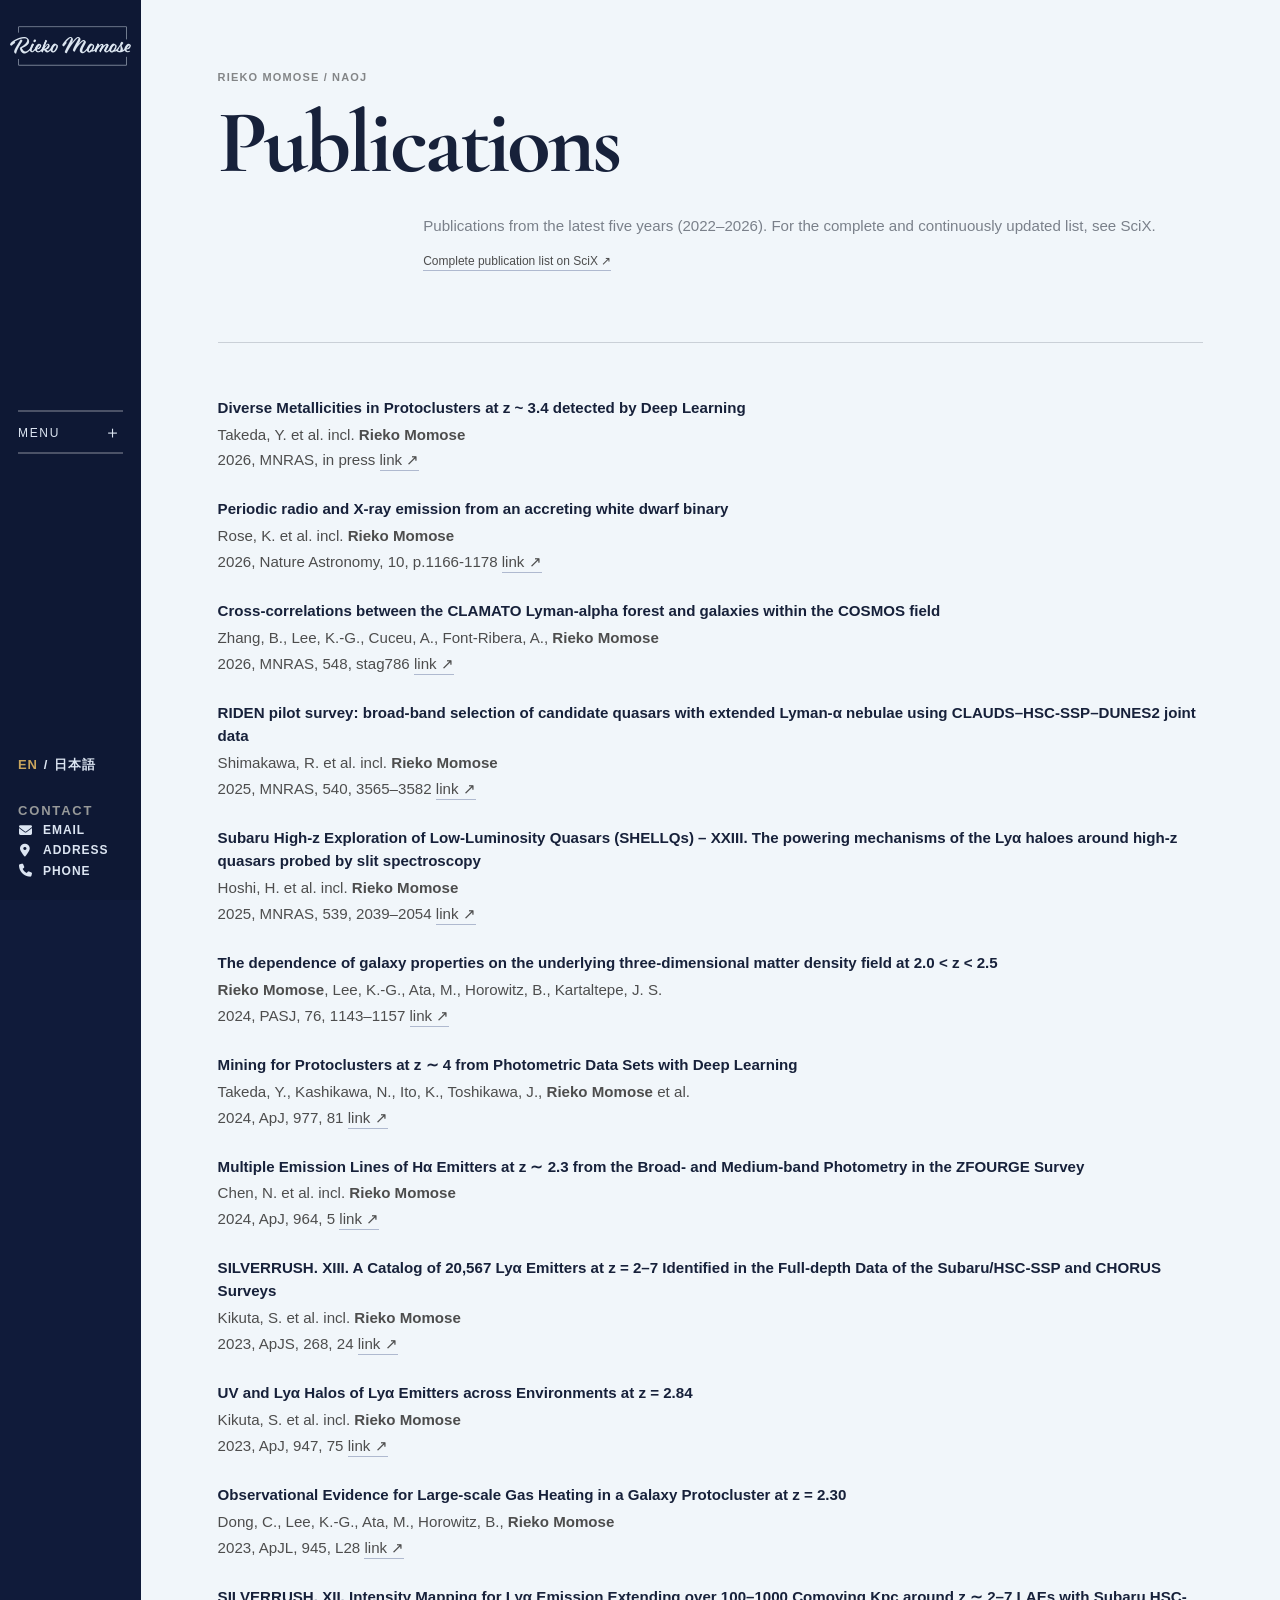
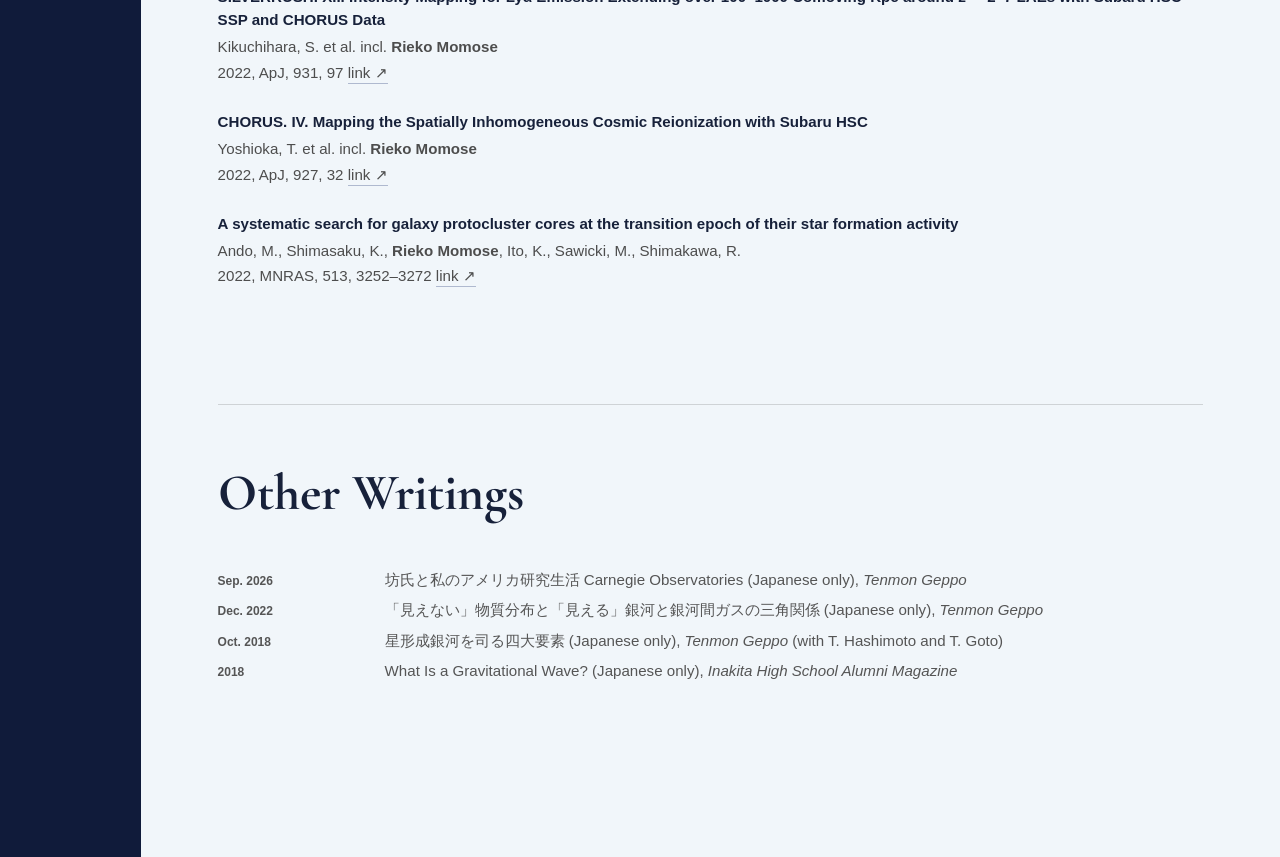
<file: publications.html>
<!doctype html>
<html lang="en">

<head>
  <meta charset="utf-8" />
  <meta name="viewport" content="width=device-width, initial-scale=1" />
  <title>Rieko Momose</title>
  <link rel="preconnect" href="https://fonts.googleapis.com">
  <link rel="preconnect" href="https://fonts.gstatic.com" crossorigin>
  <link
    href="https://fonts.googleapis.com/css2?family=Cormorant+Garamond:ital,wght@0,700;1,300&family=DM+Sans:wght@400;500;600;700&display=swap"
    rel="stylesheet">
  <link rel="stylesheet" href="style.css" />
  <link rel="stylesheet" href="https://cdnjs.cloudflare.com/ajax/libs/font-awesome/6.7.2/css/all.min.css">
  <link rel="icon" type="image/png" href="/fig/favicon.png">
</head>

<body>

  <aside class="rail">
    <div class="brand brand-with-logo">
      <a href="index.html" class="sidebar-logo-link" aria-label="Home"><img class="sidebar-logo"
          src="assets/rieko-momose-logo.png" alt="RIEKO MOMOSE" /></a>
    </div>
    <button class="menu-toggle" id="menuToggle" aria-controls="menuPanel" aria-expanded="false">
      <span>MENU</span><span class="menu-icon" aria-hidden="true">＋</span>
    </button>
    <div class="rail-bottom">
      <div class="language-switch" aria-label="Language">
        <a href="publications.html" class="active">EN</a>
        <span>/</span>
        <a href="ja/publications.html" class="">日本語</a>
      </div>

      <div class="sidebar-contact" aria-label="Contact">
        <span class="sidebar-contact-label">CONTACT</span>

        <div class="sidebar-email-group">
          <button class="sidebar-email-toggle" type="button" aria-expanded="false" aria-controls="sidebarEmailDetails">
            <i class="fa-solid fa-envelope"></i><span>EMAIL</span>
          </button>
          <div class="sidebar-email-details" id="sidebarEmailDetails" hidden>
            <a href="mailto:rieko.momose@nao.ac.jp" class="email-primary"
              aria-label="NAOJ email: rieko.momose@nao.ac.jp">
              <span class="email-label">NAOJ</span>
              <span class="email-address">rieko.momose@nao.ac.jp</span>
            </a>
            <a href="mailto:rieko.momose@gmail.com" class="email-secondary"
              aria-label="Primary email: rieko.momose@gmail.com">
              <span class="email-label">PRIMARY</span>
              <span class="email-address">rieko.momose@gmail.com</span>
            </a>
          </div>
        </div>

        <div class="sidebar-detail-group">
          <button class="sidebar-detail-toggle" type="button" aria-expanded="false"
            aria-controls="sidebarAddressDetails">
            <i class="fa-solid fa-location-dot"></i><span>ADDRESS</span>
          </button>
          <div class="sidebar-detail-details" id="sidebarAddressDetails" hidden>
            <span class="detail-text">
              Subaru Telescope,<br>
              National Astronomical Observatory of Japan<br>
              2-21-1 Osawa, Mitaka,<br>
              Tokyo 181-0015, JAPAN
            </span>
          </div>
        </div>

        <div class="sidebar-detail-group">
          <button class="sidebar-detail-toggle" type="button" aria-expanded="false" aria-controls="sidebarPhoneDetails">
            <i class="fa-solid fa-phone"></i><span>PHONE</span>
          </button>
          <div class="sidebar-detail-details" id="sidebarPhoneDetails" hidden>
            <a href="tel:+81422343900" class="detail-text">
              +81 (422)-34-3900<br>
              ext. 3285
            </a>
          </div>
        </div>
      </div>
    </div>
  </aside>
  <main class="content">
    <article class="inner-page">
      <header class="page-intro">
        <div class="page-kicker">RIEKO MOMOSE / NAOJ</div>
        <h1 class="page-title">Publications</h1>
        <p class="page-deck">Publications from the latest five years (2022–2026). For the complete and continuously
          updated list, see SciX.</p>
        <p class="page-action"><a
            href="https://ui.adsabs.harvard.edu/search/q=author%3A(%22Momose%2C%20Rieko%22)&sort=date%20desc%2C%20bibcode%20desc&p_=0"
            target="_blank" rel="noopener">Complete publication list on SciX ↗</a></p>
      </header>
      <div class="publication-header-rule"></div>
      <section class="publication-simple">
        <ol class="publication-list">
          <li class="publication-list-item">
            <div class="pub-title">Diverse Metallicities in Protoclusters at z ~ 3.4 detected by Deep Learning
            </div>
            <div class="pub-authors">Takeda, Y. et al. incl. <strong>Rieko Momose</strong></div>
            <div class="pub-meta">2026, MNRAS, in press
              <a href="https://scixplorer.org/abs/2026MNRAS.tmp.1969T/abstract" target="_blank" rel="noopener">link
                ↗</a>
            </div>
          </li>
          <li class="publication-list-item">
            <div class="pub-title">Periodic radio and X-ray emission from an accreting white dwarf binary</div>
            <div class="pub-authors">Rose, K. et al. incl. <strong>Rieko Momose</strong></div>
            <div class="pub-meta">2026, Nature Astronomy, 10, p.1166-1178 <a
                href="https://scixplorer.org/abs/2026NatAs..10.1166R/abstract" target="_blank" rel="noopener">link ↗</a>
            </div>
          </li>
          <li class="publication-list-item">
            <div class="pub-title">Cross-correlations between the CLAMATO Lyman-alpha forest and galaxies within the
              COSMOS field</div>
            <div class="pub-authors">Zhang, B., Lee, K.-G., Cuceu, A., Font-Ribera, A., <strong>Rieko Momose</strong>
            </div>
            <div class="pub-meta">2026, MNRAS, 548, stag786 <a href="https://doi.org/10.1093/mnras/stag786"
                target="_blank" rel="noopener">link ↗</a></div>
          </li>
          <li class="publication-list-item">
            <div class="pub-title">RIDEN pilot survey: broad-band selection of candidate quasars with extended Lyman-α
              nebulae using CLAUDS–HSC-SSP–DUNES2 joint data</div>
            <div class="pub-authors">Shimakawa, R. et al. incl. <strong>Rieko Momose</strong></div>
            <div class="pub-meta">2025, MNRAS, 540, 3565–3582 <a href="https://doi.org/10.1093/mnras/staf942"
                target="_blank" rel="noopener">link ↗</a></div>
          </li>
          <li class="publication-list-item">
            <div class="pub-title">Subaru High-z Exploration of Low-Luminosity Quasars (SHELLQs) – XXIII. The powering
              mechanisms of the Lyα haloes around high-z quasars probed by slit spectroscopy</div>
            <div class="pub-authors">Hoshi, H. et al. incl. <strong>Rieko Momose</strong></div>
            <div class="pub-meta">2025, MNRAS, 539, 2039–2054 <a href="https://doi.org/10.1093/mnras/staf599"
                target="_blank" rel="noopener">link ↗</a></div>
          </li>
          <li class="publication-list-item">
            <div class="pub-title">The dependence of galaxy properties on the underlying three-dimensional matter
              density field at 2.0 &lt; z &lt; 2.5</div>
            <div class="pub-authors"><strong>Rieko Momose</strong>, Lee, K.-G., Ata, M., Horowitz, B., Kartaltepe, J. S.
            </div>
            <div class="pub-meta">2024, PASJ, 76, 1143–1157 <a href="https://doi.org/10.1093/pasj/psae076"
                target="_blank" rel="noopener">link ↗</a></div>
          </li>
          <li class="publication-list-item">
            <div class="pub-title">Mining for Protoclusters at z ∼ 4 from Photometric Data Sets with Deep Learning</div>
            <div class="pub-authors">Takeda, Y., Kashikawa, N., Ito, K., Toshikawa, J., <strong>Rieko Momose</strong> et
              al.</div>
            <div class="pub-meta">2024, ApJ, 977, 81 <a href="https://doi.org/10.3847/1538-4357/ad8a67" target="_blank"
                rel="noopener">link ↗</a></div>
          </li>
          <li class="publication-list-item">
            <div class="pub-title">Multiple Emission Lines of Hα Emitters at z ∼ 2.3 from the Broad- and Medium-band
              Photometry in the ZFOURGE Survey</div>
            <div class="pub-authors">Chen, N. et al. incl. <strong>Rieko Momose</strong></div>
            <div class="pub-meta">2024, ApJ, 964, 5 <a href="https://doi.org/10.3847/1538-4357/ad20cc" target="_blank"
                rel="noopener">link ↗</a></div>
          </li>
          <li class="publication-list-item">
            <div class="pub-title">SILVERRUSH. XIII. A Catalog of 20,567 Lyα Emitters at z = 2–7 Identified in the
              Full-depth Data of the Subaru/HSC-SSP and CHORUS Surveys</div>
            <div class="pub-authors">Kikuta, S. et al. incl. <strong>Rieko Momose</strong></div>
            <div class="pub-meta">2023, ApJS, 268, 24 <a href="https://doi.org/10.3847/1538-4365/ace4cb" target="_blank"
                rel="noopener">link ↗</a></div>
          </li>
          <li class="publication-list-item">
            <div class="pub-title">UV and Lyα Halos of Lyα Emitters across Environments at z = 2.84</div>
            <div class="pub-authors">Kikuta, S. et al. incl. <strong>Rieko Momose</strong></div>
            <div class="pub-meta">2023, ApJ, 947, 75 <a href="https://doi.org/10.3847/1538-4357/acbf30" target="_blank"
                rel="noopener">link ↗</a></div>
          </li>
          <li class="publication-list-item">
            <div class="pub-title">Observational Evidence for Large-scale Gas Heating in a Galaxy Protocluster at z =
              2.30</div>
            <div class="pub-authors">Dong, C., Lee, K.-G., Ata, M., Horowitz, B., <strong>Rieko Momose</strong></div>
            <div class="pub-meta">2023, ApJL, 945, L28 <a href="https://doi.org/10.3847/2041-8213/acba89"
                target="_blank" rel="noopener">link ↗</a></div>
          </li>
          <li class="publication-list-item">
            <div class="pub-title">SILVERRUSH. XII. Intensity Mapping for Lyα Emission Extending over 100–1000 Comoving
              Kpc around z ∼ 2–7 LAEs with Subaru HSC-SSP and CHORUS Data</div>
            <div class="pub-authors">Kikuchihara, S. et al. incl. <strong>Rieko Momose</strong></div>
            <div class="pub-meta">2022, ApJ, 931, 97 <a
                href="https://ui.adsabs.harvard.edu/search/q=author%3A(%22Momose%2C%20Rieko%22)&sort=date%20desc%2C%20bibcode%20desc&p_=0"
                target="_blank" rel="noopener">link ↗</a></div>
          </li>
          <li class="publication-list-item">
            <div class="pub-title">CHORUS. IV. Mapping the Spatially Inhomogeneous Cosmic Reionization with Subaru HSC
            </div>
            <div class="pub-authors">Yoshioka, T. et al. incl. <strong>Rieko Momose</strong></div>
            <div class="pub-meta">2022, ApJ, 927, 32 <a href="https://doi.org/10.3847/1538-4357/ac4b5d" target="_blank"
                rel="noopener">link ↗</a></div>
          </li>
          <li class="publication-list-item">
            <div class="pub-title">A systematic search for galaxy protocluster cores at the transition epoch of their
              star formation activity</div>
            <div class="pub-authors">Ando, M., Shimasaku, K., <strong>Rieko Momose</strong>, Ito, K., Sawicki, M.,
              Shimakawa, R.</div>
            <div class="pub-meta">2022, MNRAS, 513, 3252–3272 <a href="https://doi.org/10.1093/mnras/stac1049"
                target="_blank" rel="noopener">link ↗</a></div>
          </li>
        </ol>
      </section>
      <!-- 論文以外の出版物情報 -->
      <section class="content-block" id="other-writings">
        <h2>Other Writings</h2>
        <ul class="press-release-list">
          <li>
            <span class="press-date">Sep. 2026</span>
            <span class="press-title">
              <a href="https://www.asj.or.jp/geppou/article/2026/119-9_525.pdf" target="_blank"
                rel="noopener noreferrer">
                坊氏と私のアメリカ研究生活 Carnegie Observatories
              </a>
              (Japanese only), <em>Tenmon Geppo</em>
            </span>
          </li>
          <li>
            <span class="press-date">Dec. 2022</span>
            <span class="press-title">
              <a href="https://www.asj.or.jp/jp/activities/geppou/item/115-12_766.pdf" target="_blank"
                rel="noopener noreferrer">
                「見えない」物質分布と「見える」銀河と銀河間ガスの三角関係
              </a>
              (Japanese only), <em>Tenmon Geppo</em>
            </span>
          </li>
          <li>
            <span class="press-date">Oct. 2018</span>
            <span class="press-title">
              <a href="https://www.asj.or.jp/geppou/archive_open/2018_111_10/111-10_693.pdf" target="_blank"
                rel="noopener noreferrer">
                星形成銀河を司る四大要素
              </a>
              (Japanese only), <em>Tenmon Geppo</em>
              (with T. Hashimoto and T. Goto)
            </span>
          </li>
          <li>
            <span class="press-date">2018</span>
            <span class="press-title">
              What Is a Gravitational Wave?
              (Japanese only),
              <em>Inakita High School Alumni Magazine</em>
            </span>
          </li>
        </ul>
      </section>
    </article>
  </main>
  <div class="menu-panel" id="menuPanel" aria-hidden="true">
    <div class="menu-panel-inner">
      <div class="menu-top">
        <div class="menu-kicker">MENU</div>
        <button class="menu-close" id="menuClose" aria-label="Close menu">×</button>
      </div>



      <nav class="expanded-nav">
        <div class="nav-group">
          <a class="nav-parent" href="research.html"><span>01</span><strong>RESEARCH</strong></a>
          <div class="nav-children open" id="researchChildren">
            <a href="research.html#ism">ISM</a>
            <a href="research.html#cgm">CGM</a>
            <a href="research.html#igm">IGM</a>
            <a href="research.html#lss">LSS</a>
          </div>
        </div>

        <a href="publications.html"><span>02</span><strong>PUBLICATIONS</strong></a>
        <div class="nav-group">
          <a class="nav-parent" href="education.html"><span>03</span><strong>EDUCATION</strong></a>
          <div class="nav-children open" id="educationChildren">
            <a href="education.html#mentoring">Mentoring</a>
            <a href="education.html#teaching">Teaching</a>
          </div>
        </div>

        <a href="biography.html"><span>04</span><strong>BIOGRAPHY</strong></a>

        <div class="nav-group">
          <button class="nav-parent" id="miscellaneaToggle" aria-expanded="true">
            <span>05</span><strong>MISCELLANEA</strong>
          </button>
          <div class="nav-children open" id="miscellaneaChildren">
            <a href="outreach.html">Outreach</a>
            <a href="photos.html">Photos</a>
          </div>
        </div>
      </nav>


      <div class="menu-footer">
        <div class="menu-footer-group menu-language-block">
          <span class="menu-footer-heading">LANGUAGE</span>
          <div class="menu-footer-items menu-language-items">
            <a href="publications.html">ENGLISH</a>
            <a href="ja/publications.html">日本語</a>
          </div>
        </div>
        <div class="menu-footer-group menu-links-block">
          <span class="menu-footer-heading">LINKS</span>
          <div class="menu-footer-items menu-link-items">
            <a href="https://ui.adsabs.harvard.edu/search/q=author%3A(%22Momose%2C%20Rieko%22)&sort=date%20desc%2C%20bibcode%20desc&p_=0"
              class="menu-text-link" target="_blank" rel="noopener">SciX</a>
            <a href="https://www.nao.ac.jp/en/" class="menu-text-link" target="_blank" rel="noopener">NAOJ</a>
            <a href="https://www.linkedin.com/in/rieko-momose-3b861b87/" class="menu-icon-link" aria-label="LinkedIn"
              title="LinkedIn" target="_blank" rel="noopener"><i class="fa-brands fa-linkedin"></i></a>
            <a href="https://orcid.org/0000-0002-8857-2905" class="menu-icon-link" aria-label="ORCID" title="ORCID"
              target="_blank" rel="noopener"><i class="fa-brands fa-orcid"></i></a>
          </div>
        </div>
      </div>
    </div>
  </div>

  <script>
    const menuToggle = document.getElementById('menuToggle');
    const menuPanel = document.getElementById('menuPanel');
    const menuClose = document.getElementById('menuClose');
    function openMenu() { menuPanel.classList.add('open'); menuPanel.setAttribute('aria-hidden', 'false'); menuToggle.setAttribute('aria-expanded', 'true'); document.body.classList.add('menu-open'); }
    function closeMenu() { menuPanel.classList.remove('open'); menuPanel.setAttribute('aria-hidden', 'true'); menuToggle.setAttribute('aria-expanded', 'false'); document.body.classList.remove('menu-open'); }
    menuToggle?.addEventListener('click', openMenu);
    menuClose?.addEventListener('click', closeMenu);
    menuPanel?.addEventListener('click', (event) => { if (event.target === menuPanel) closeMenu(); });
    window.addEventListener('keydown', (event) => { if (event.key === 'Escape') closeMenu(); });
    for (const [toggleId, childId] of [['miscellaneaToggle', 'miscellaneaChildren']]) {
      const t = document.getElementById(toggleId), c = document.getElementById(childId);
      t?.addEventListener('click', () => { const open = t.getAttribute('aria-expanded') === 'true'; t.setAttribute('aria-expanded', String(!open)); c?.classList.toggle('open'); });
    }


  </script>

  <script src="sidebar-contact.js" defer></script>
</body>

</html>
</file>
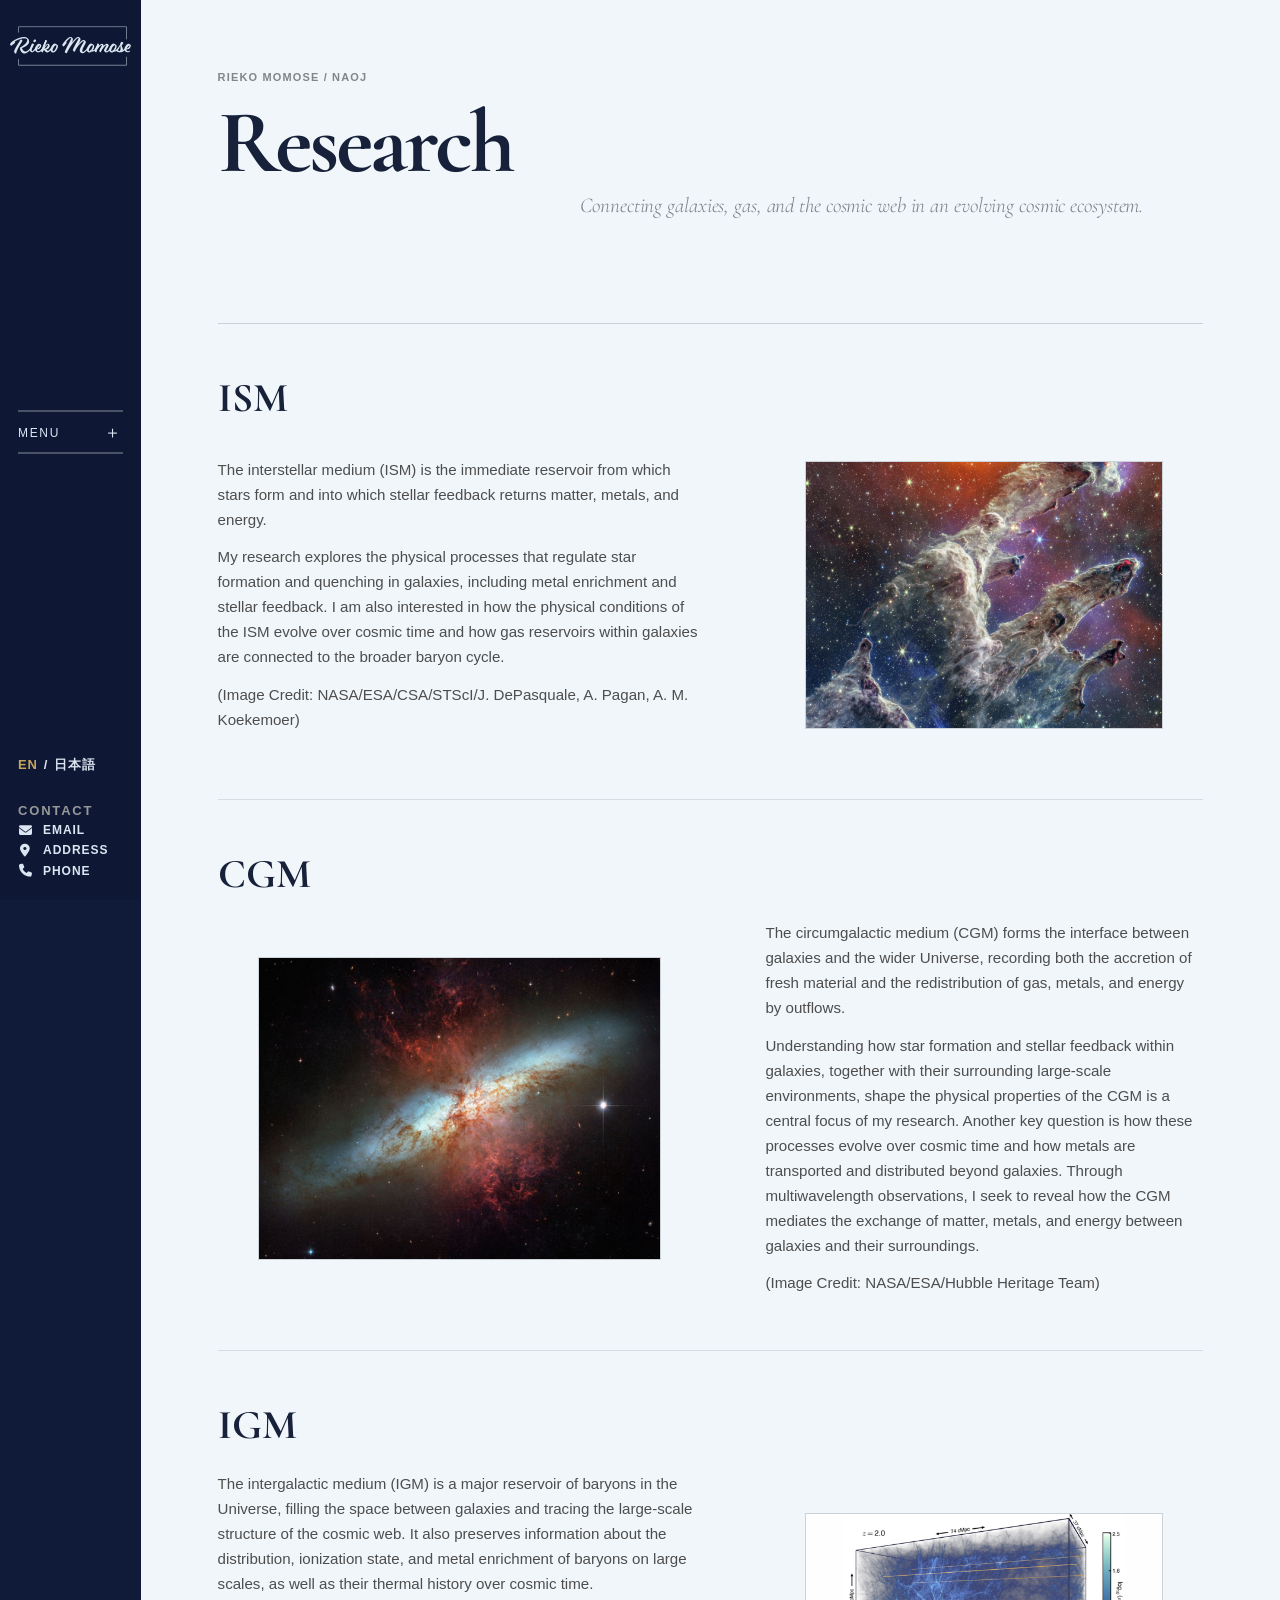
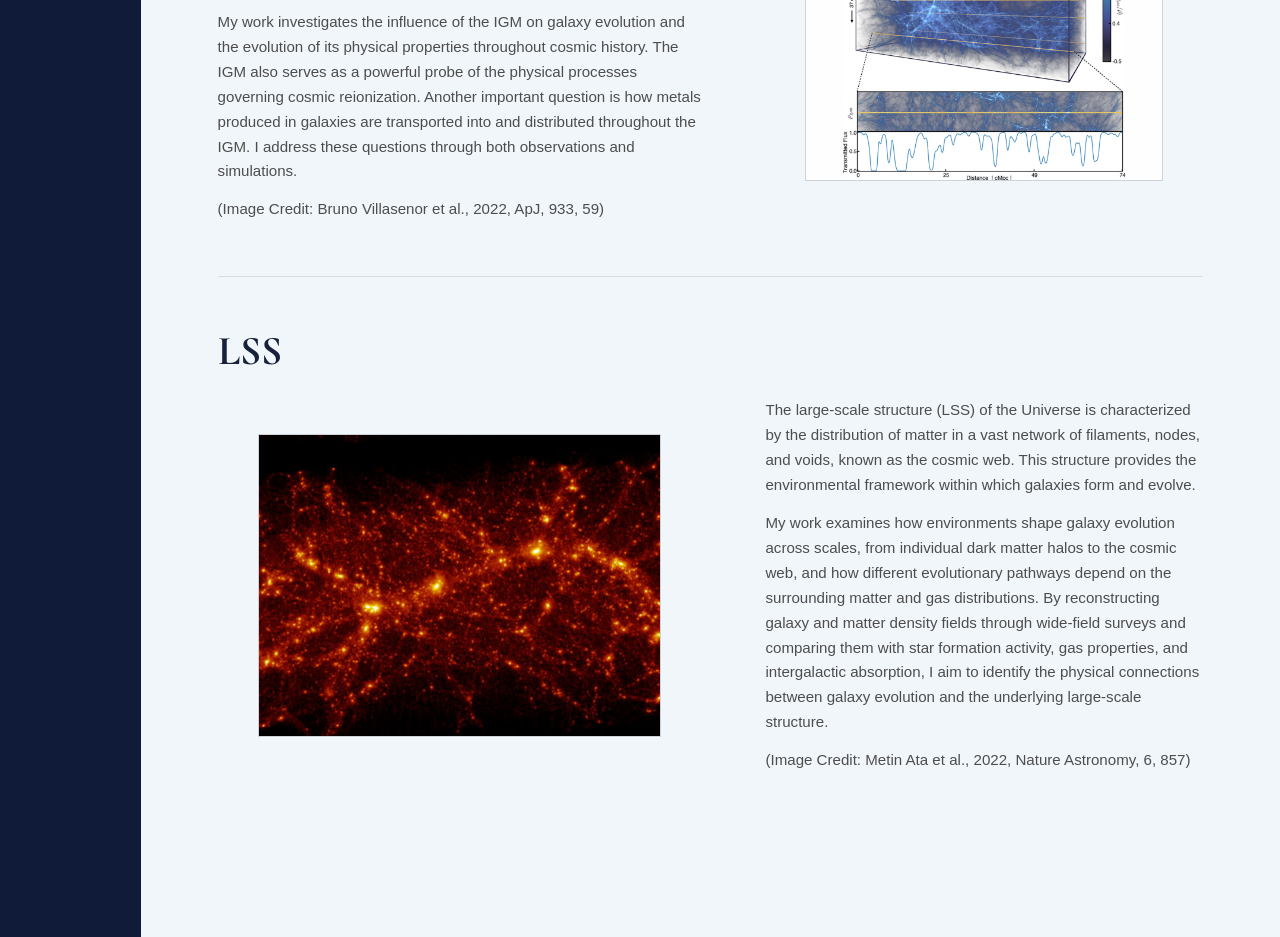
<file: research.html>
<!doctype html>
<html lang="en">

<head>
  <meta charset="utf-8" />
  <meta name="viewport" content="width=device-width, initial-scale=1" />
  <title>Rieko Momose</title>
  <link rel="preconnect" href="https://fonts.googleapis.com">
  <link rel="preconnect" href="https://fonts.gstatic.com" crossorigin>
  <link
    href="https://fonts.googleapis.com/css2?family=Cormorant+Garamond:ital,wght@0,700;1,300&family=DM+Sans:wght@400;500;600;700&display=swap"
    rel="stylesheet">
  <link rel="stylesheet" href="style.css" />
  <link rel="stylesheet" href="https://cdnjs.cloudflare.com/ajax/libs/font-awesome/6.7.2/css/all.min.css">
  <link rel="icon" type="image/png" href="/fig/favicon.png">
</head>

<body>

  <aside class="rail">
    <div class="brand brand-with-logo">
      <a href="index.html" class="sidebar-logo-link" aria-label="Home"><img class="sidebar-logo"
          src="assets/rieko-momose-logo.png" alt="RIEKO MOMOSE" /></a>
    </div>
    <button class="menu-toggle" id="menuToggle" aria-controls="menuPanel" aria-expanded="false">
      <span>MENU</span><span class="menu-icon" aria-hidden="true">＋</span>
    </button>
    <div class="rail-bottom">
      <div class="language-switch" aria-label="Language">
        <a href="research.html" class="active">EN</a>
        <span>/</span>
        <a href="ja/research.html" class="">日本語</a>
      </div>

      <div class="sidebar-contact" aria-label="Contact">
        <span class="sidebar-contact-label">CONTACT</span>

        <div class="sidebar-email-group">
          <button class="sidebar-email-toggle" type="button" aria-expanded="false" aria-controls="sidebarEmailDetails">
            <i class="fa-solid fa-envelope"></i><span>EMAIL</span>
          </button>
          <div class="sidebar-email-details" id="sidebarEmailDetails" hidden>
            <a href="mailto:rieko.momose@nao.ac.jp" class="email-primary"
              aria-label="NAOJ email: rieko.momose@nao.ac.jp">
              <span class="email-label">NAOJ</span>
              <span class="email-address">rieko.momose@nao.ac.jp</span>
            </a>
            <a href="mailto:rieko.momose@gmail.com" class="email-secondary"
              aria-label="Primary email: rieko.momose@gmail.com">
              <span class="email-label">PRIMARY</span>
              <span class="email-address">rieko.momose@gmail.com</span>
            </a>
          </div>
        </div>

        <div class="sidebar-detail-group">
          <button class="sidebar-detail-toggle" type="button" aria-expanded="false"
            aria-controls="sidebarAddressDetails">
            <i class="fa-solid fa-location-dot"></i><span>ADDRESS</span>
          </button>
          <div class="sidebar-detail-details" id="sidebarAddressDetails" hidden>
            <span class="detail-text">
              Subaru Telescope,<br>
              National Astronomical Observatory of Japan<br>
              2-21-1 Osawa, Mitaka,<br>
              Tokyo 181-8588, JAPAN
            </span>
          </div>
        </div>

        <div class="sidebar-detail-group">
          <button class="sidebar-detail-toggle" type="button" aria-expanded="false" aria-controls="sidebarPhoneDetails">
            <i class="fa-solid fa-phone"></i><span>PHONE</span>
          </button>
          <div class="sidebar-detail-details" id="sidebarPhoneDetails" hidden>
            <a href="tel:+81422343900" class="detail-text">
              +81 (422)-34-3900<br>
              ext. 3285
            </a>
          </div>
        </div>
      </div>
    </div>
  </aside>
  <main class="content">
    <article class="inner-page">
      <header class="page-intro">
        <div class="page-kicker">RIEKO MOMOSE / NAOJ</div>
        <h1 class="page-title">Research</h1>
        <p class="page-deck research-tagline">Connecting galaxies, gas, and the cosmic web in an evolving cosmic
          ecosystem.</p>
      </header>
      <section class="research-overview">
        <section class="research-feature" id="ism">
          <h2 class="research-feature-title">ISM</h2>
          <div class="research-feature-grid">
            <div class="research-feature-copy">
              <p>The interstellar medium (ISM) is the immediate reservoir from which stars form and into which stellar
                feedback returns matter, metals, and energy.</p>
              <p>My research explores the physical processes that regulate star formation and quenching in galaxies,
                including metal enrichment and stellar feedback. I am also interested in how the physical conditions of
                the ISM evolve over cosmic time and how gas reservoirs within galaxies are connected to the broader
                baryon cycle.</p>
              <p>(Image Credit: NASA/ESA/CSA/STScI/J. DePasquale, A. Pagan, A. M. Koekemoer)</p>
            </div>
            <figure class="research-feature-figure"><img src="fig/ism_v2.jpg" alt="ISM research visualization"
                loading="lazy"></figure>
          </div>
        </section>
        <section class="research-feature" id="cgm">
          <h2 class="research-feature-title">CGM</h2>
          <div class="research-feature-grid">
            <div class="research-feature-copy">
              <p>The circumgalactic medium (CGM) forms the interface between galaxies and the wider Universe, recording
                both the accretion of fresh material and the redistribution of gas, metals, and energy by outflows.</p>
              <p>Understanding how star formation and stellar feedback within galaxies, together with their surrounding
                large-scale environments, shape the physical properties of the CGM is a central focus of my research.
                Another key question is how these processes evolve over cosmic time and how metals are transported and
                distributed beyond galaxies. Through multiwavelength observations, I seek to reveal how the CGM mediates
                the exchange of matter, metals, and energy between galaxies and their surroundings.</p>
              <p>(Image Credit: NASA/ESA/Hubble Heritage Team)</p>
            </div>
            <figure class="research-feature-figure"><img src="fig/cgm_v2.jpg" alt="CGM research visualization"
                loading="lazy"></figure>
          </div>
        </section>
        <section class="research-feature" id="igm">
          <h2 class="research-feature-title">IGM</h2>
          <div class="research-feature-grid">
            <div class="research-feature-copy">
              <p>The intergalactic medium (IGM) is a major reservoir of baryons in the Universe, filling the space
                between galaxies and tracing the large-scale structure of the cosmic web. It also preserves information
                about the distribution, ionization state, and metal enrichment of baryons on large scales, as well as
                their thermal history over cosmic time.</p>
              <p>My work investigates the influence of the IGM on galaxy evolution and the evolution of its physical
                properties throughout cosmic history. The IGM also serves as a powerful probe of the physical processes
                governing cosmic reionization. Another important question is how metals produced in galaxies are
                transported into and distributed throughout the IGM. I address these questions through both observations
                and simulations.</p>
              <p>(Image Credit: Bruno Villasenor et al., 2022, ApJ, 933, 59)</p>
            </div>
            <figure class="research-feature-figure"><img src="fig/igm_v2.jpg" alt="IGM research visualization"
                loading="lazy"></figure>
          </div>
        </section>
        <section class="research-feature" id="lss">
          <h2 class="research-feature-title">LSS</h2>
          <div class="research-feature-grid">
            <div class="research-feature-copy">
              <p>The large-scale structure (LSS) of the Universe is characterized by the distribution of matter in a
                vast network of filaments, nodes, and voids, known as the cosmic web. This structure provides the
                environmental framework within which galaxies form and evolve.</p>
              <p>My work examines how environments shape galaxy evolution across scales, from individual dark matter
                halos to the cosmic web, and how different evolutionary pathways depend on the surrounding matter and
                gas distributions. By reconstructing galaxy and matter density fields through wide-field surveys and
                comparing them with star formation activity, gas properties, and intergalactic absorption, I aim to
                identify the physical connections between galaxy evolution and the underlying large-scale structure.</p>
              <p>(Image Credit: Metin Ata et al., 2022, Nature Astronomy, 6, 857)</p>
            </div>
            <figure class="research-feature-figure"><img src="fig/lss_v1.jpg" alt="LSS research visualization"
                loading="lazy"></figure>
          </div>
        </section>
      </section>
    </article>
  </main>
  <div class="menu-panel" id="menuPanel" aria-hidden="true">
    <div class="menu-panel-inner">
      <div class="menu-top">
        <div class="menu-kicker">MENU</div>
        <button class="menu-close" id="menuClose" aria-label="Close menu">×</button>
      </div>



      <nav class="expanded-nav">
        <div class="nav-group">
          <a class="nav-parent" href="research.html"><span>01</span><strong>RESEARCH</strong></a>
          <div class="nav-children open" id="researchChildren">
            <a href="research.html#ism">ISM</a>
            <a href="research.html#cgm">CGM</a>
            <a href="research.html#igm">IGM</a>
            <a href="research.html#lss">LSS</a>
          </div>
        </div>

        <a href="publications.html"><span>02</span><strong>PUBLICATIONS</strong></a>
        <div class="nav-group">
          <a class="nav-parent" href="education.html"><span>03</span><strong>EDUCATION</strong></a>
          <div class="nav-children open" id="educationChildren">
            <a href="education.html#mentoring">Mentoring</a>
            <a href="education.html#teaching">Teaching</a>
          </div>
        </div>

        <a href="biography.html"><span>04</span><strong>BIOGRAPHY</strong></a>

        <div class="nav-group">
          <button class="nav-parent" id="miscellaneaToggle" aria-expanded="true">
            <span>05</span><strong>MISCELLANEA</strong>
          </button>
          <div class="nav-children open" id="miscellaneaChildren">
            <a href="outreach.html">Outreach</a>
            <a href="photos.html">Photos</a>
          </div>
        </div>
      </nav>


      <div class="menu-footer">
        <div class="menu-footer-group menu-language-block">
          <span class="menu-footer-heading">LANGUAGE</span>
          <div class="menu-footer-items menu-language-items">
            <a href="research.html">ENGLISH</a>
            <a href="ja/research.html">日本語</a>
          </div>
        </div>
        <div class="menu-footer-group menu-links-block">
          <span class="menu-footer-heading">LINKS</span>
          <div class="menu-footer-items menu-link-items">
            <a href="https://ui.adsabs.harvard.edu/search/q=author%3A(%22Momose%2C%20Rieko%22)&sort=date%20desc%2C%20bibcode%20desc&p_=0"
              class="menu-text-link" target="_blank" rel="noopener">SciX</a>
            <a href="https://www.nao.ac.jp/en/" class="menu-text-link" target="_blank" rel="noopener">NAOJ</a>
            <a href="https://www.linkedin.com/in/rieko-momose-3b861b87/" class="menu-icon-link" aria-label="LinkedIn"
              title="LinkedIn" target="_blank" rel="noopener"><i class="fa-brands fa-linkedin"></i></a>
            <a href="https://orcid.org/0000-0002-8857-2905" class="menu-icon-link" aria-label="ORCID" title="ORCID"
              target="_blank" rel="noopener"><i class="fa-brands fa-orcid"></i></a>
          </div>
        </div>
      </div>
    </div>
  </div>

  <script>
    const menuToggle = document.getElementById('menuToggle');
    const menuPanel = document.getElementById('menuPanel');
    const menuClose = document.getElementById('menuClose');
    function openMenu() { menuPanel.classList.add('open'); menuPanel.setAttribute('aria-hidden', 'false'); menuToggle.setAttribute('aria-expanded', 'true'); document.body.classList.add('menu-open'); }
    function closeMenu() { menuPanel.classList.remove('open'); menuPanel.setAttribute('aria-hidden', 'true'); menuToggle.setAttribute('aria-expanded', 'false'); document.body.classList.remove('menu-open'); }
    menuToggle?.addEventListener('click', openMenu);
    menuClose?.addEventListener('click', closeMenu);
    menuPanel?.addEventListener('click', (event) => { if (event.target === menuPanel) closeMenu(); });
    window.addEventListener('keydown', (event) => { if (event.key === 'Escape') closeMenu(); });
    for (const [toggleId, childId] of [['miscellaneaToggle', 'miscellaneaChildren']]) {
      const t = document.getElementById(toggleId), c = document.getElementById(childId);
      t?.addEventListener('click', () => { const open = t.getAttribute('aria-expanded') === 'true'; t.setAttribute('aria-expanded', String(!open)); c?.classList.toggle('open'); });
    }


  </script>

  <script src="sidebar-contact.js" defer></script>
</body>

</html>
</file>
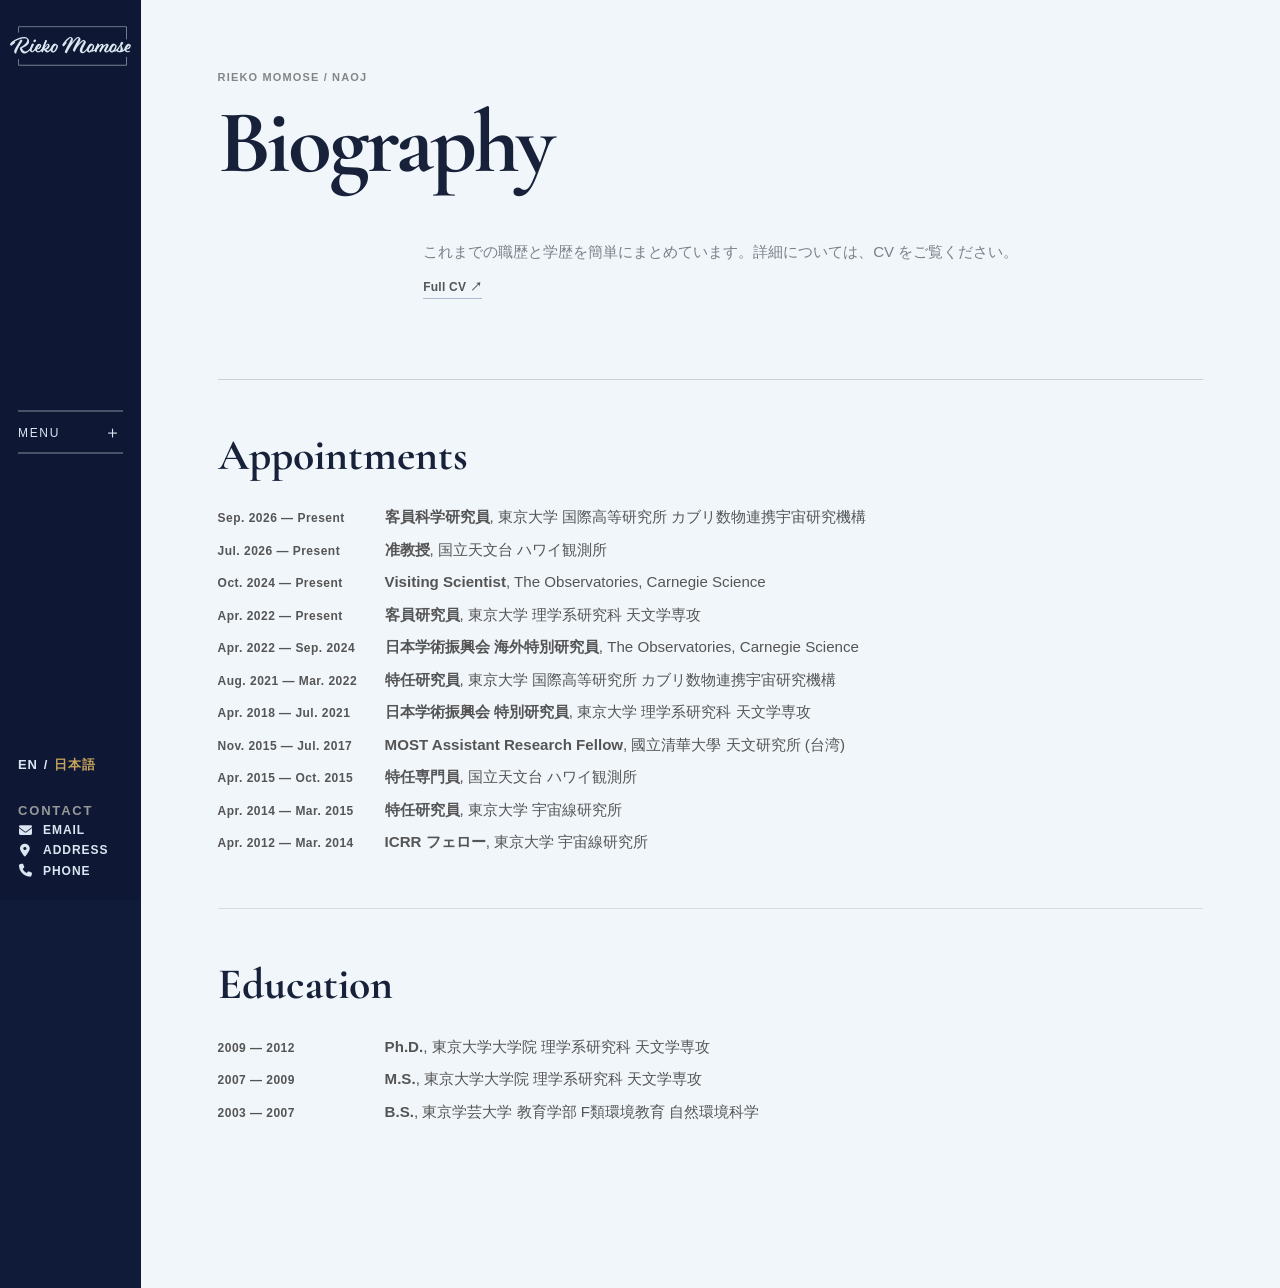
<file: ja/biography.html>
<!doctype html>
<html lang="ja">

<head>
  <meta charset="utf-8" />
  <meta name="viewport" content="width=device-width, initial-scale=1" />
  <title>Rieko Momose</title>
  <link rel="preconnect" href="https://fonts.googleapis.com">
  <link rel="preconnect" href="https://fonts.gstatic.com" crossorigin>
  <link
    href="https://fonts.googleapis.com/css2?family=Cormorant+Garamond:ital,wght@0,700;1,300&family=DM+Sans:wght@400;500;600;700&display=swap"
    rel="stylesheet">
  <link rel="stylesheet" href="../style.css" />
  <link rel="stylesheet" href="https://cdnjs.cloudflare.com/ajax/libs/font-awesome/6.7.2/css/all.min.css">
  <link rel="icon" type="image/png" href="/fig/favicon.png">
</head>

<body>

  <aside class="rail">
    <div class="brand brand-with-logo">
      <a href="../index.html" class="sidebar-logo-link" aria-label="Home"><img class="sidebar-logo"
          src="../assets/rieko-momose-logo.png" alt="RIEKO MOMOSE" /></a>
    </div>
    <button class="menu-toggle" id="menuToggle" aria-controls="menuPanel" aria-expanded="false">
      <span>MENU</span><span class="menu-icon" aria-hidden="true">＋</span>
    </button>
    <div class="rail-bottom">
      <div class="language-switch" aria-label="Language">
        <a href="../biography.html" class="">EN</a>
        <span>/</span>
        <a href="biography.html" class="active">日本語</a>
      </div>

      <div class="sidebar-contact" aria-label="Contact">
        <span class="sidebar-contact-label">CONTACT</span>

        <div class="sidebar-email-group">
          <button class="sidebar-email-toggle" type="button" aria-expanded="false" aria-controls="sidebarEmailDetails">
            <i class="fa-solid fa-envelope"></i><span>EMAIL</span>
          </button>
          <div class="sidebar-email-details" id="sidebarEmailDetails" hidden>
            <a href="mailto:rieko.momose@nao.ac.jp" class="email-primary"
              aria-label="NAOJ email: rieko.momose@nao.ac.jp">
              <span class="email-label">NAOJ</span>
              <span class="email-address">rieko.momose@nao.ac.jp</span>
            </a>
            <a href="mailto:rieko.momose@gmail.com" class="email-secondary"
              aria-label="Primary email: rieko.momose@gmail.com">
              <span class="email-label">PRIMARY</span>
              <span class="email-address">rieko.momose@gmail.com</span>
            </a>
          </div>
        </div>

        <div class="sidebar-detail-group">
          <button class="sidebar-detail-toggle" type="button" aria-expanded="false"
            aria-controls="sidebarAddressDetails">
            <i class="fa-solid fa-location-dot"></i><span>ADDRESS</span>
          </button>
          <div class="sidebar-detail-details" id="sidebarAddressDetails" hidden>
            <span class="detail-text">
              〒181-8588<br>
              東京都三鷹市大沢 2-21-1<br>
              国立天文台<br>
              ハワイ観測所
            </span>
          </div>
        </div>

        <div class="sidebar-detail-group">
          <button class="sidebar-detail-toggle" type="button" aria-expanded="false" aria-controls="sidebarPhoneDetails">
            <i class="fa-solid fa-phone"></i><span>PHONE</span>
          </button>
          <div class="sidebar-detail-details" id="sidebarPhoneDetails" hidden>
            <a href="tel:+81422343900" class="detail-text">
              +81 (422)-34-3900<br>
              ext. 3285
            </a>
          </div>
        </div>
      </div>
    </div>
  </aside>
  <main class="content">
    <article class="inner-page">
      <header class="page-intro">
        <div class="page-kicker">RIEKO MOMOSE / NAOJ</div>
        <h1 class="page-title">Biography</h1>
        <div class="page-deck-row">
          <p class="page-deck">これまでの職歴と学歴を簡単にまとめています。詳細については、CV をご覧ください。</p><a class="page-side-link"
            href="../assets/cv_rieko_momose.pdf" target="_blank" rel="noopener">Full CV ↗</a>
        </div>
      </header>
      <div class="bio-header-rule"></div>
      <section class="bio-section">
        <div class="bio-grid">
          <h2 class="bio-heading">Appointments</h2>
          <div class="bio-list">
            <div class="bio-item">
              <div class="bio-date">Sep. 2026 — Present</div>
              <div class="bio-main"><strong>客員科学研究員</strong>, 東京大学 国際高等研究所 カブリ数物連携宇宙研究機構</div>
            </div>
            <div class="bio-item">
              <div class="bio-date">Jul. 2026 — Present</div>
              <div class="bio-main"><strong>准教授</strong>, 国立天文台 ハワイ観測所</div>
            </div>
            <div class="bio-item">
              <div class="bio-date">Oct. 2024 — Present</div>
              <div class="bio-main"><strong>Visiting Scientist</strong>, The Observatories, Carnegie Science</div>
            </div>
            <div class="bio-item">
              <div class="bio-date">Apr. 2022 — Present</div>
              <div class="bio-main"><strong>客員研究員</strong>, 東京大学 理学系研究科 天文学専攻</div>
            </div>
            <div class="bio-item">
              <div class="bio-date">Apr. 2022 — Sep. 2024</div>
              <div class="bio-main"><strong>日本学術振興会 海外特別研究員</strong>, The Observatories, Carnegie Science</div>
            </div>
            <div class="bio-item">
              <div class="bio-date">Aug. 2021 — Mar. 2022</div>
              <div class="bio-main"><strong>特任研究員</strong>, 東京大学 国際高等研究所 カブリ数物連携宇宙研究機構</div>
            </div>
            <div class="bio-item">
              <div class="bio-date">Apr. 2018 — Jul. 2021</div>
              <div class="bio-main"><strong>日本学術振興会 特別研究員</strong>, 東京大学 理学系研究科 天文学専攻</div>
            </div>
            <div class="bio-item">
              <div class="bio-date">Nov. 2015 — Jul. 2017</div>
              <div class="bio-main"><strong>MOST Assistant Research Fellow</strong>, 國立清華大學 天文研究所 (台湾)</div>
            </div>
            <div class="bio-item">
              <div class="bio-date">Apr. 2015 — Oct. 2015</div>
              <div class="bio-main"><strong>特任専門員</strong>, 国立天文台 ハワイ観測所</div>
            </div>
            <div class="bio-item">
              <div class="bio-date">Apr. 2014 — Mar. 2015</div>
              <div class="bio-main"><strong>特任研究員</strong>, 東京大学 宇宙線研究所</div>
            </div>
            <div class="bio-item">
              <div class="bio-date">Apr. 2012 — Mar. 2014</div>
              <div class="bio-main"><strong>ICRR フェロー</strong>, 東京大学 宇宙線研究所</div>
            </div>
          </div>
        </div>
      </section>
      <section class="bio-section">
        <div class="bio-grid">
          <h2 class="bio-heading">Education</h2>
          <div class="bio-list">
            <div class="bio-item">
              <div class="bio-date">2009 — 2012</div>
              <div class="bio-main"><strong>Ph.D.</strong>, 東京大学大学院 理学系研究科 天文学専攻</div>
            </div>
            <div class="bio-item">
              <div class="bio-date">2007 — 2009</div>
              <div class="bio-main"><strong>M.S.</strong>, 東京大学大学院 理学系研究科 天文学専攻</div>
            </div>
            <div class="bio-item">
              <div class="bio-date">2003 — 2007</div>
              <div class="bio-main"><strong>B.S.</strong>, 東京学芸大学 教育学部 F類環境教育 自然環境科学</div>
            </div>
          </div>
      </section>
    </article>
  </main>
  <div class="menu-panel" id="menuPanel" aria-hidden="true">
    <div class="menu-panel-inner">
      <div class="menu-top">
        <div class="menu-kicker">MENU</div>
        <button class="menu-close" id="menuClose" aria-label="Close menu">×</button>
      </div>



      <nav class="expanded-nav">
        <div class="nav-group">
          <a class="nav-parent" href="research.html"><span>01</span><strong>RESEARCH</strong></a>
          <div class="nav-children open" id="researchChildren">
            <a href="research.html#ism">ISM</a>
            <a href="research.html#cgm">CGM</a>
            <a href="research.html#igm">IGM</a>
            <a href="research.html#lss">LSS</a>
          </div>
        </div>

        <a href="publications.html"><span>02</span><strong>PUBLICATIONS</strong></a>
        <div class="nav-group">
          <a class="nav-parent" href="education.html"><span>03</span><strong>EDUCATION</strong></a>
          <div class="nav-children open" id="educationChildren">
            <a href="education.html#mentoring">Mentoring</a>
            <a href="education.html#teaching">Teaching</a>
          </div>
        </div>

        <a href="biography.html"><span>04</span><strong>BIOGRAPHY</strong></a>

        <div class="nav-group">
          <button class="nav-parent" id="miscellaneaToggle" aria-expanded="true">
            <span>05</span><strong>MISCELLANEA</strong>
          </button>
          <div class="nav-children open" id="miscellaneaChildren">
            <a href="outreach.html">Outreach</a>
            <a href="../photos.html">Photos</a>
          </div>
        </div>
      </nav>


      <div class="menu-footer">
        <div class="menu-footer-group menu-language-block">
          <span class="menu-footer-heading">LANGUAGE</span>
          <div class="menu-footer-items menu-language-items">
            <a href="../biography.html">ENGLISH</a>
            <a href="biography.html">日本語</a>
          </div>
        </div>
        <div class="menu-footer-group menu-links-block">
          <span class="menu-footer-heading">LINKS</span>
          <div class="menu-footer-items menu-link-items">
            <a href="https://ui.adsabs.harvard.edu/search/q=author%3A(%22Momose%2C%20Rieko%22)&sort=date%20desc%2C%20bibcode%20desc&p_=0"
              class="menu-text-link" target="_blank" rel="noopener">SciX</a>
            <a href="https://www.nao.ac.jp/" class="menu-text-link" target="_blank" rel="noopener">NAOJ</a>
            <a href="https://www.linkedin.com/in/rieko-momose-3b861b87/" class="menu-icon-link" aria-label="LinkedIn"
              title="LinkedIn" target="_blank" rel="noopener"><i class="fa-brands fa-linkedin"></i></a>
            <a href="https://orcid.org/0000-0002-8857-2905" class="menu-icon-link" aria-label="ORCID" title="ORCID"
              target="_blank" rel="noopener"><i class="fa-brands fa-orcid"></i></a>
          </div>
        </div>
      </div>
    </div>
  </div>

  <script>
    const menuToggle = document.getElementById('menuToggle');
    const menuPanel = document.getElementById('menuPanel');
    const menuClose = document.getElementById('menuClose');
    function openMenu() { menuPanel.classList.add('open'); menuPanel.setAttribute('aria-hidden', 'false'); menuToggle.setAttribute('aria-expanded', 'true'); document.body.classList.add('menu-open'); }
    function closeMenu() { menuPanel.classList.remove('open'); menuPanel.setAttribute('aria-hidden', 'true'); menuToggle.setAttribute('aria-expanded', 'false'); document.body.classList.remove('menu-open'); }
    menuToggle?.addEventListener('click', openMenu);
    menuClose?.addEventListener('click', closeMenu);
    menuPanel?.addEventListener('click', (event) => { if (event.target === menuPanel) closeMenu(); });
    window.addEventListener('keydown', (event) => { if (event.key === 'Escape') closeMenu(); });
    for (const [toggleId, childId] of [['miscellaneaToggle', 'miscellaneaChildren']]) {
      const t = document.getElementById(toggleId), c = document.getElementById(childId);
      t?.addEventListener('click', () => { const open = t.getAttribute('aria-expanded') === 'true'; t.setAttribute('aria-expanded', String(!open)); c?.classList.toggle('open'); });
    }



  </script>
  <script src="../sidebar-contact.js" defer></script>

</body>

</html>
</file>
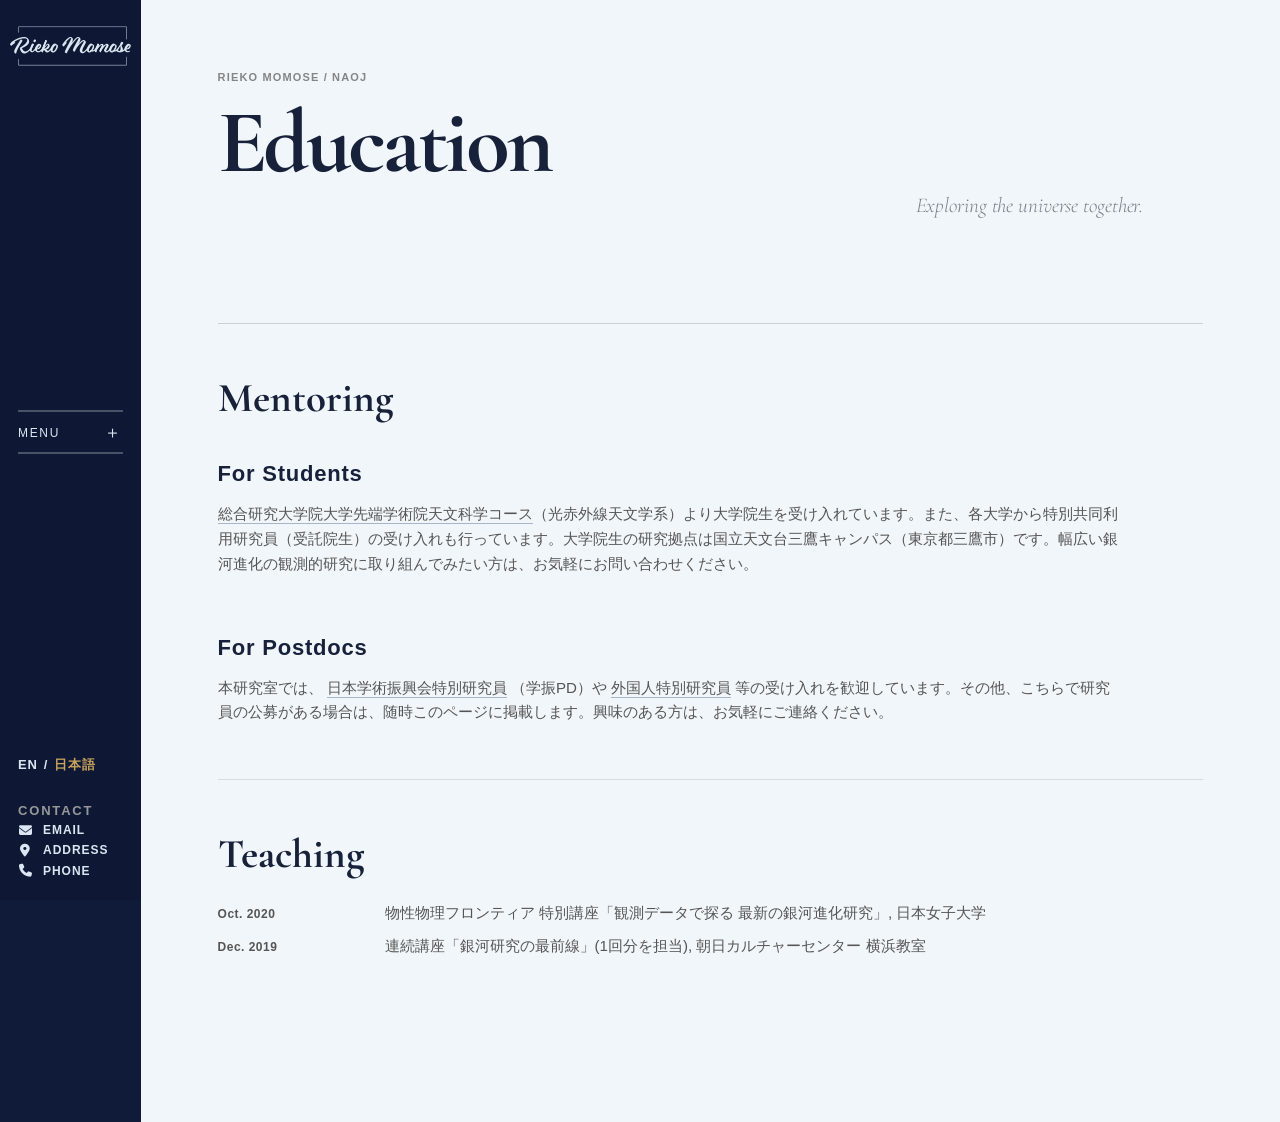
<file: ja/education.html>
<!doctype html>
<html lang="ja">

<head>
  <meta charset="utf-8" />
  <meta name="viewport" content="width=device-width, initial-scale=1" />
  <title>Rieko Momose</title>
  <link rel="preconnect" href="https://fonts.googleapis.com">
  <link rel="preconnect" href="https://fonts.gstatic.com" crossorigin>
  <link
    href="https://fonts.googleapis.com/css2?family=Cormorant+Garamond:ital,wght@0,700;1,300&family=DM+Sans:wght@400;500;600;700&display=swap"
    rel="stylesheet">
  <link rel="stylesheet" href="../style.css" />
  <link rel="stylesheet" href="https://cdnjs.cloudflare.com/ajax/libs/font-awesome/6.7.2/css/all.min.css">
  <link rel="icon" type="image/png" href="/fig/favicon.png">
  <style>
    /* Education-only typography; shared site CSS remains unchanged. */
    .education-mentoring-group+.education-mentoring-group {
      margin-top: 32px;
    }

    .education-mentoring-group h3 {
      margin: 0 0 12px;
      font-family: "Avenir Next", Avenir, "Helvetica Neue", Arial, sans-serif;
      font-size: 16px;
      font-weight: 700;
      line-height: 1.4;
      letter-spacing: .035em;
      color: var(--heading);
    }

    .education-mentoring-group p {
      max-width: 900px;
    }

    .education-mentoring-group a {
      color: inherit;
      border-bottom: 1px solid rgba(36, 58, 115, .35);
      padding-bottom: 1px;
    }

    .education-mentoring-group a:hover {
      border-bottom-color: currentColor;
    }
  </style>
</head>

<body>

  <aside class="rail">
    <div class="brand brand-with-logo">
      <a href="../index.html" class="sidebar-logo-link" aria-label="Home"><img class="sidebar-logo"
          src="../assets/rieko-momose-logo.png" alt="RIEKO MOMOSE" /></a>
    </div>
    <button class="menu-toggle" id="menuToggle" aria-controls="menuPanel" aria-expanded="false">
      <span>MENU</span><span class="menu-icon" aria-hidden="true">＋</span>
    </button>
    <div class="rail-bottom">
      <div class="language-switch" aria-label="Language">
        <a href="../education.html" class="">EN</a>
        <span>/</span>
        <a href="education.html" class="active">日本語</a>
      </div>

      <div class="sidebar-contact" aria-label="Contact">
        <span class="sidebar-contact-label">CONTACT</span>

        <div class="sidebar-email-group">
          <button class="sidebar-email-toggle" type="button" aria-expanded="false" aria-controls="sidebarEmailDetails">
            <i class="fa-solid fa-envelope"></i><span>EMAIL</span>
          </button>
          <div class="sidebar-email-details" id="sidebarEmailDetails" hidden>
            <a href="mailto:rieko.momose@nao.ac.jp" class="email-primary"
              aria-label="NAOJ email: rieko.momose@nao.ac.jp">
              <span class="email-label">NAOJ</span>
              <span class="email-address">rieko.momose@nao.ac.jp</span>
            </a>
            <a href="mailto:rieko.momose@gmail.com" class="email-secondary"
              aria-label="Primary email: rieko.momose@gmail.com">
              <span class="email-label">PRIMARY</span>
              <span class="email-address">rieko.momose@gmail.com</span>
            </a>
          </div>
        </div>

        <div class="sidebar-detail-group">
          <button class="sidebar-detail-toggle" type="button" aria-expanded="false"
            aria-controls="sidebarAddressDetails">
            <i class="fa-solid fa-location-dot"></i><span>ADDRESS</span>
          </button>
          <div class="sidebar-detail-details" id="sidebarAddressDetails" hidden>
            <span class="detail-text">
              〒181-8588<br>
              東京都三鷹市<br>
              大沢2-21-1<br>
              国立天文台<br>
              ハワイ観測所
            </span>
          </div>
        </div>

        <div class="sidebar-detail-group">
          <button class="sidebar-detail-toggle" type="button" aria-expanded="false" aria-controls="sidebarPhoneDetails">
            <i class="fa-solid fa-phone"></i><span>PHONE</span>
          </button>
          <div class="sidebar-detail-details" id="sidebarPhoneDetails" hidden>
            <a href="tel:+81422343900" class="detail-text">
              +81 (422)-34-3900<br>
              ext. 3285
            </a>
          </div>
        </div>
      </div>
    </div>
  </aside>
  <main class="content">
    <article class="inner-page">
      <header class="page-intro">
        <div class="page-kicker">RIEKO MOMOSE / NAOJ</div>
        <h1 class="page-title">Education</h1>
        <p class="page-deck research-tagline">Exploring the universe together.</p>
      </header>
      <section class="research-overview" aria-label="Education">
        <section class="research-feature" id="mentoring">
          <h2 class="research-feature-title">Mentoring</h2>
          <div class="research-feature-copy">
            <div class="education-mentoring-group">
              <h3>For Students</h3>
              <p><a href="https://guas-astronomy.jp/" target="_blank"
                  rel="noopener noreferrer">総合研究大学院大学先端学術院天文科学コース</a>（光赤外線天文学系）より大学院生を受け入れています。また、各大学から特別共同利用研究員（受託院生）の受け入れも行っています。大学院生の研究拠点は国立天文台三鷹キャンパス（東京都三鷹市）です。幅広い銀河進化の観測的研究に取り組んでみたい方は、お気軽にお問い合わせください。
              </p>
            </div>
            <div class="education-mentoring-group">
              <h3 class="postdocs-heading">For Postdocs</h3>
              <p>本研究室では、
                <a href="https://www.jsps.go.jp/j-pd/" target="_blank" rel="noopener">日本学術振興会特別研究員</a>
                （学振PD）や
                <a href="https://www.jsps.go.jp/j-fellow/" target="_blank" rel="noopener">外国人特別研究員</a>
                等の受け入れを歓迎しています。その他、こちらで研究員の公募がある場合は、随時このページに掲載します。興味のある方は、お気軽にご連絡ください。
              </p>
            </div>
          </div>
        </section>
        <section class="research-feature" id="teaching">
          <h2 class="research-feature-title">Teaching</h2>
          <div class="research-feature-copy">
            <!-- Add teaching content here. -->
            <div class="bio-list">
              <div class="bio-item">
                <span class="bio-date">Oct. 2020</span>
                <span class="bio-main">
                  物性物理フロンティア 特別講座「観測データで探る 最新の銀河進化研究」,
                  日本女子大学
                </span>
              </div>
              <div class="bio-item">
                <span class="bio-date">Dec. 2019</span>
                <span class="bio-main">
                  連続講座「銀河研究の最前線」(1回分を担当),
                  朝日カルチャーセンター 横浜教室
                </span>
              </div>
            </div>
          </div>
        </section>
      </section>
    </article>
  </main>
  <div class="menu-panel" id="menuPanel" aria-hidden="true">
    <div class="menu-panel-inner">
      <div class="menu-top">
        <div class="menu-kicker">MENU</div>
        <button class="menu-close" id="menuClose" aria-label="Close menu">×</button>
      </div>



      <nav class="expanded-nav">
        <div class="nav-group">
          <a class="nav-parent" href="research.html"><span>01</span><strong>RESEARCH</strong></a>
          <div class="nav-children open" id="researchChildren">
            <a href="research.html#ism">ISM</a>
            <a href="research.html#cgm">CGM</a>
            <a href="research.html#igm">IGM</a>
            <a href="research.html#lss">LSS</a>
          </div>
        </div>

        <a href="publications.html"><span>02</span><strong>PUBLICATIONS</strong></a>
        <div class="nav-group">
          <a class="nav-parent" href="education.html"><span>03</span><strong>EDUCATION</strong></a>
          <div class="nav-children open" id="educationChildren">
            <a href="education.html#mentoring">Mentoring</a>
            <a href="education.html#teaching">Teaching</a>
          </div>
        </div>

        <a href="biography.html"><span>04</span><strong>BIOGRAPHY</strong></a>

        <div class="nav-group">
          <button class="nav-parent" id="miscellaneaToggle" aria-expanded="true">
            <span>05</span><strong>MISCELLANEA</strong>
          </button>
          <div class="nav-children open" id="miscellaneaChildren">
            <a href="outreach.html">Outreach</a>
            <a href="../photos.html">Photos</a>
          </div>
        </div>
      </nav>


      <div class="menu-footer">
        <div class="menu-footer-group menu-language-block">
          <span class="menu-footer-heading">LANGUAGE</span>
          <div class="menu-footer-items menu-language-items">
            <a href="../education.html">ENGLISH</a>
            <a href="education.html">日本語</a>
          </div>
        </div>
        <div class="menu-footer-group menu-links-block">
          <span class="menu-footer-heading">LINKS</span>
          <div class="menu-footer-items menu-link-items">
            <a href="https://ui.adsabs.harvard.edu/search/q=author%3A(%22Momose%2C%20Rieko%22)&sort=date%20desc%2C%20bibcode%20desc&p_=0"
              class="menu-text-link" target="_blank" rel="noopener">SciX</a>
            <a href="https://www.nao.ac.jp/" class="menu-text-link" target="_blank" rel="noopener">NAOJ</a>
            <a href="https://www.linkedin.com/in/rieko-momose-3b861b87/" class="menu-icon-link" aria-label="LinkedIn"
              title="LinkedIn" target="_blank" rel="noopener"><i class="fa-brands fa-linkedin"></i></a>
            <a href="https://orcid.org/0000-0002-8857-2905" class="menu-icon-link" aria-label="ORCID" title="ORCID"
              target="_blank" rel="noopener"><i class="fa-brands fa-orcid"></i></a>
          </div>
        </div>
      </div>
    </div>
  </div>

  <script>
    const menuToggle = document.getElementById('menuToggle');
    const menuPanel = document.getElementById('menuPanel');
    const menuClose = document.getElementById('menuClose');
    function openMenu() { menuPanel.classList.add('open'); menuPanel.setAttribute('aria-hidden', 'false'); menuToggle.setAttribute('aria-expanded', 'true'); document.body.classList.add('menu-open'); }
    function closeMenu() { menuPanel.classList.remove('open'); menuPanel.setAttribute('aria-hidden', 'true'); menuToggle.setAttribute('aria-expanded', 'false'); document.body.classList.remove('menu-open'); }
    menuToggle?.addEventListener('click', openMenu);
    menuClose?.addEventListener('click', closeMenu);
    menuPanel?.addEventListener('click', (event) => { if (event.target === menuPanel) closeMenu(); });
    window.addEventListener('keydown', (event) => { if (event.key === 'Escape') closeMenu(); });
    for (const [toggleId, childId] of [['miscellaneaToggle', 'miscellaneaChildren']]) {
      const t = document.getElementById(toggleId), c = document.getElementById(childId);
      t?.addEventListener('click', () => { const open = t.getAttribute('aria-expanded') === 'true'; t.setAttribute('aria-expanded', String(!open)); c?.classList.toggle('open'); });
    }



  </script>
  <script src="../sidebar-contact.js" defer></script>

</body>

</html>
</file>
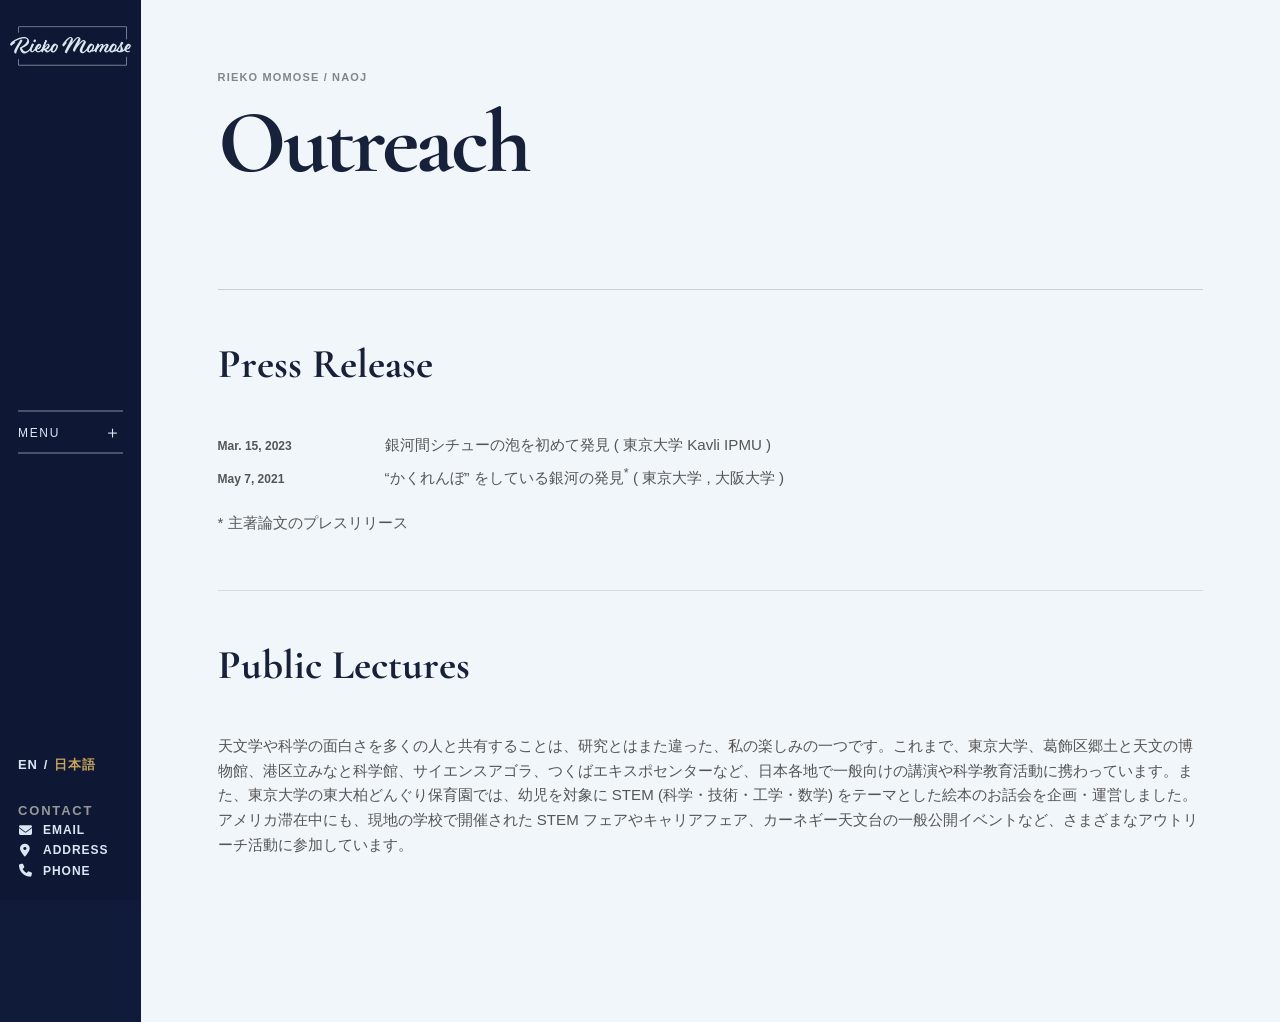
<file: ja/outreach.html>
<!doctype html>
<html lang="ja">

<head>
  <meta charset="utf-8" />
  <meta name="viewport" content="width=device-width, initial-scale=1" />
  <title>Rieko Momose</title>
  <link rel="preconnect" href="https://fonts.googleapis.com">
  <link rel="preconnect" href="https://fonts.gstatic.com" crossorigin>
  <link
    href="https://fonts.googleapis.com/css2?family=Cormorant+Garamond:ital,wght@0,700;1,300&family=DM+Sans:wght@400;500;600;700&display=swap"
    rel="stylesheet">
  <link rel="stylesheet" href="../style.css" />
  <link rel="stylesheet" href="https://cdnjs.cloudflare.com/ajax/libs/font-awesome/6.7.2/css/all.min.css">
  <link rel="icon" type="image/png" href="/fig/favicon.png">
  <style>
    /* Education-only typography; shared site CSS remains unchanged. */
    .education-mentoring-group+.education-mentoring-group {
      margin-top: 32px;
    }

    .education-mentoring-group h3 {
      margin: 0 0 12px;
      font-family: "Avenir Next", Avenir, "Helvetica Neue", Arial, sans-serif;
      font-size: 16px;
      font-weight: 700;
      line-height: 1.4;
      letter-spacing: .035em;
      color: var(--heading);
    }

    .education-mentoring-group p {
      max-width: 900px;
    }

    .education-mentoring-group a {
      color: inherit;
      border-bottom: 1px solid rgba(36, 58, 115, .35);
      padding-bottom: 1px;
    }

    .education-mentoring-group a:hover {
      border-bottom-color: currentColor;
    }
  </style>
  <style>
    /* Outreach-only press release list */
    .press-release-list {
      list-style: none;
      margin: 0;
      padding: 0;
      max-width: 1000px
    }

    .press-release-list li {
      display: grid;
      grid-template-columns: 145px minmax(0, 1fr);
      gap: 22px;
      align-items: baseline;
      padding: 0;
      border: none;
    }

    .press-release-list li:first-child {
      border: none;
    }

    .press-release-date {
      font-size: 14px;
      color: #586477;
      white-space: nowrap
    }

    .press-release-title {
      font-size: clamp(15px, 1.2vw, 17px);
      line-height: 1.65;
      color: #17213a
    }

    .press-release-title a {
      color: inherit;
      text-decoration: underline;
      text-underline-offset: 4px;
      text-decoration-color: rgba(23, 33, 58, .35)
    }

    .press-release-title a:hover {
      text-decoration-color: currentColor
    }

    @media(max-width:640px) {
      .press-release-list li {
        grid-template-columns: 1fr;
        gap: 5px;
        padding: 14px 0
      }
    }

    #press-release .press-release-note {
      margin: 20px 0 0 !important;
      padding: 0;
    }
  </style>
</head>

<body>

  <aside class="rail">
    <div class="brand brand-with-logo">
      <a href="../index.html" class="sidebar-logo-link" aria-label="Home"><img class="sidebar-logo"
          src="../assets/rieko-momose-logo.png" alt="RIEKO MOMOSE" /></a>
    </div>
    <button class="menu-toggle" id="menuToggle" aria-controls="menuPanel" aria-expanded="false">
      <span>MENU</span><span class="menu-icon" aria-hidden="true">＋</span>
    </button>
    <div class="rail-bottom">
      <div class="language-switch" aria-label="Language">
        <a href="../outreach.html" class="">EN</a>
        <span>/</span>
        <a href="outreach.html" class="active">日本語</a>
      </div>

      <div class="sidebar-contact" aria-label="Contact">
        <span class="sidebar-contact-label">CONTACT</span>

        <div class="sidebar-email-group">
          <button class="sidebar-email-toggle" type="button" aria-expanded="false" aria-controls="sidebarEmailDetails">
            <i class="fa-solid fa-envelope"></i><span>EMAIL</span>
          </button>
          <div class="sidebar-email-details" id="sidebarEmailDetails" hidden>
            <a href="mailto:rieko.momose@nao.ac.jp" class="email-primary"
              aria-label="NAOJ email: rieko.momose@nao.ac.jp">
              <span class="email-label">NAOJ</span>
              <span class="email-address">rieko.momose@nao.ac.jp</span>
            </a>
            <a href="mailto:rieko.momose@gmail.com" class="email-secondary"
              aria-label="Primary email: rieko.momose@gmail.com">
              <span class="email-label">PRIMARY</span>
              <span class="email-address">rieko.momose@gmail.com</span>
            </a>
          </div>
        </div>

        <div class="sidebar-detail-group">
          <button class="sidebar-detail-toggle" type="button" aria-expanded="false"
            aria-controls="sidebarAddressDetails">
            <i class="fa-solid fa-location-dot"></i><span>ADDRESS</span>
          </button>
          <div class="sidebar-detail-details" id="sidebarAddressDetails" hidden>
            <span class="detail-text">
              〒181-8588<br>
              東京都三鷹市大沢 2-21-1<br>
              国立天文台<br>
              ハワイ観測所
            </span>
          </div>
        </div>

        <div class="sidebar-detail-group">
          <button class="sidebar-detail-toggle" type="button" aria-expanded="false" aria-controls="sidebarPhoneDetails">
            <i class="fa-solid fa-phone"></i><span>PHONE</span>
          </button>
          <div class="sidebar-detail-details" id="sidebarPhoneDetails" hidden>
            <a href="tel:+81422343900" class="detail-text">
              +81 (422)-34-3900<br>
              ext. 3285
            </a>
          </div>
        </div>
      </div>
    </div>
  </aside>
  <main class="content">
    <article class="inner-page">
      <header class="page-intro">
        <div class="page-kicker">RIEKO MOMOSE / NAOJ</div>
        <h1 class="page-title">Outreach</h1>
        <p class="page-deck research-tagline"></p>
      </header>
      <section class="research-overview" aria-label="Outreach">
        <section class="research-feature" id="press-release">
          <h2 class="research-feature-title">Press Release</h2>
          <div class="research-feature-copy">
            <!-- Add press releases below. Duplicate an <li> block for each new release. -->
            <ul class="press-release-list">
              <li class="press-release-item">
                <span class="press-date">Mar. 15, 2023</span>
                <span class="press-title">
                  銀河間シチューの泡を初めて発見 (
                  <a href="https://www.ipmu.jp/ja/20230315-COSTCO-I" target="_blank" rel="noopener">
                    東京大学 Kavli IPMU
                  </a>
                  )</span>
              </li>
              <li class="press-release-item">
                <span class="press-date">May 7, 2021</span>
                <span class="press-title">
                  “かくれんぼ” をしている銀河の発見<sup>*</sup> (
                  <a href="https://www.astron.s.u-tokyo.ac.jp/research_post/20210508/" target="_blank" rel="noopener">
                    東京大学
                  </a>
                  ,<a href="https://resou.osaka-u.ac.jp/ja/research/2021/20210507_1" target="_blank" rel="noopener">
                    大阪大学
                  </a>
                  )</span>
              </li> <!-- Example (remove comment markers and replace details):
            <!-- Example (remove comment markers and replace details):
              <li>
                <time class="press-release-date" datetime="2026-11-05">2026.11.05</time>
                <div class="press-release-title"><a href="https://example.com/press-release" target="_blank" rel="noopener noreferrer">Press release title</a></div>
              </li>
              -->
            </ul>
            <p class="press-release-note">
              * 主著論文のプレスリリース
            </p>
          </div>
        </section>
        <section class="research-feature" id="outreach">
          <h2 class="research-feature-title">Public Lectures</h2>
          <div class="research-feature-copy">
            <p class="press-release-note">
              天文学や科学の面白さを多くの人と共有することは、研究とはまた違った、私の楽しみの一つです。これまで、東京大学、葛飾区郷土と天文の博物館、港区立みなと科学館、サイエンスアゴラ、つくばエキスポセンターなど、日本各地で一般向けの講演や科学教育活動に携わっています。また、東京大学の東大柏どんぐり保育園では、幼児を対象に
              STEM (科学・技術・工学・数学) をテーマとした絵本のお話会を企画・運営しました。アメリカ滞在中にも、現地の学校で開催された
              STEM フェアやキャリアフェア、カーネギー天文台の一般公開イベントなど、さまざまなアウトリーチ活動に参加しています。
            </p>
            <!-- Add outreach activities here. -->
          </div>
        </section>
      </section>
    </article>
  </main>
  <div class="menu-panel" id="menuPanel" aria-hidden="true">
    <div class="menu-panel-inner">
      <div class="menu-top">
        <div class="menu-kicker">MENU</div>
        <button class="menu-close" id="menuClose" aria-label="Close menu">×</button>
      </div>



      <nav class="expanded-nav">
        <div class="nav-group">
          <a class="nav-parent" href="research.html"><span>01</span><strong>RESEARCH</strong></a>
          <div class="nav-children open" id="researchChildren">
            <a href="research.html#ism">ISM</a>
            <a href="research.html#cgm">CGM</a>
            <a href="research.html#igm">IGM</a>
            <a href="research.html#lss">LSS</a>
          </div>
        </div>

        <a href="publications.html"><span>02</span><strong>PUBLICATIONS</strong></a>
        <div class="nav-group">
          <a class="nav-parent" href="education.html"><span>03</span><strong>EDUCATION</strong></a>
          <div class="nav-children open" id="educationChildren">
            <a href="education.html#mentoring">Mentoring</a>
            <a href="education.html#teaching">Teaching</a>
          </div>
        </div>

        <a href="biography.html"><span>04</span><strong>BIOGRAPHY</strong></a>

        <div class="nav-group">
          <button class="nav-parent" id="miscellaneaToggle" aria-expanded="true">
            <span>05</span><strong>MISCELLANEA</strong>
          </button>
          <div class="nav-children open" id="miscellaneaChildren">
            <a href="outreach.html">Outreach</a>
            <a href="../photos.html">Photos</a>
          </div>
        </div>
      </nav>


      <div class="menu-footer">
        <div class="menu-footer-group menu-language-block">
          <span class="menu-footer-heading">LANGUAGE</span>
          <div class="menu-footer-items menu-language-items">
            <a href="../outreach.html">ENGLISH</a>
            <a href="outreach.html">日本語</a>
          </div>
        </div>
        <div class="menu-footer-group menu-links-block">
          <span class="menu-footer-heading">LINKS</span>
          <div class="menu-footer-items menu-link-items">
            <a href="https://ui.adsabs.harvard.edu/search/q=author%3A(%22Momose%2C%20Rieko%22)&sort=date%20desc%2C%20bibcode%20desc&p_=0"
              class="menu-text-link" target="_blank" rel="noopener">SciX</a>
            <a href="https://www.nao.ac.jp/" class="menu-text-link" target="_blank" rel="noopener">NAOJ</a>
            <a href="https://www.linkedin.com/in/rieko-momose-3b861b87/" class="menu-icon-link" aria-label="LinkedIn"
              title="LinkedIn" target="_blank" rel="noopener"><i class="fa-brands fa-linkedin"></i></a>
            <a href="https://orcid.org/0000-0002-8857-2905" class="menu-icon-link" aria-label="ORCID" title="ORCID"
              target="_blank" rel="noopener"><i class="fa-brands fa-orcid"></i></a>
          </div>
        </div>
      </div>
    </div>
  </div>

  <script>
    const menuToggle = document.getElementById('menuToggle');
    const menuPanel = document.getElementById('menuPanel');
    const menuClose = document.getElementById('menuClose');
    function openMenu() { menuPanel.classList.add('open'); menuPanel.setAttribute('aria-hidden', 'false'); menuToggle.setAttribute('aria-expanded', 'true'); document.body.classList.add('menu-open'); }
    function closeMenu() { menuPanel.classList.remove('open'); menuPanel.setAttribute('aria-hidden', 'true'); menuToggle.setAttribute('aria-expanded', 'false'); document.body.classList.remove('menu-open'); }
    menuToggle?.addEventListener('click', openMenu);
    menuClose?.addEventListener('click', closeMenu);
    menuPanel?.addEventListener('click', (event) => { if (event.target === menuPanel) closeMenu(); });
    window.addEventListener('keydown', (event) => { if (event.key === 'Escape') closeMenu(); });
    for (const [toggleId, childId] of [['miscellaneaToggle', 'miscellaneaChildren']]) {
      const t = document.getElementById(toggleId), c = document.getElementById(childId);
      t?.addEventListener('click', () => { const open = t.getAttribute('aria-expanded') === 'true'; t.setAttribute('aria-expanded', String(!open)); c?.classList.toggle('open'); });
    }



  </script>
  <script src="../sidebar-contact.js" defer></script>

</body>

</html>
</file>
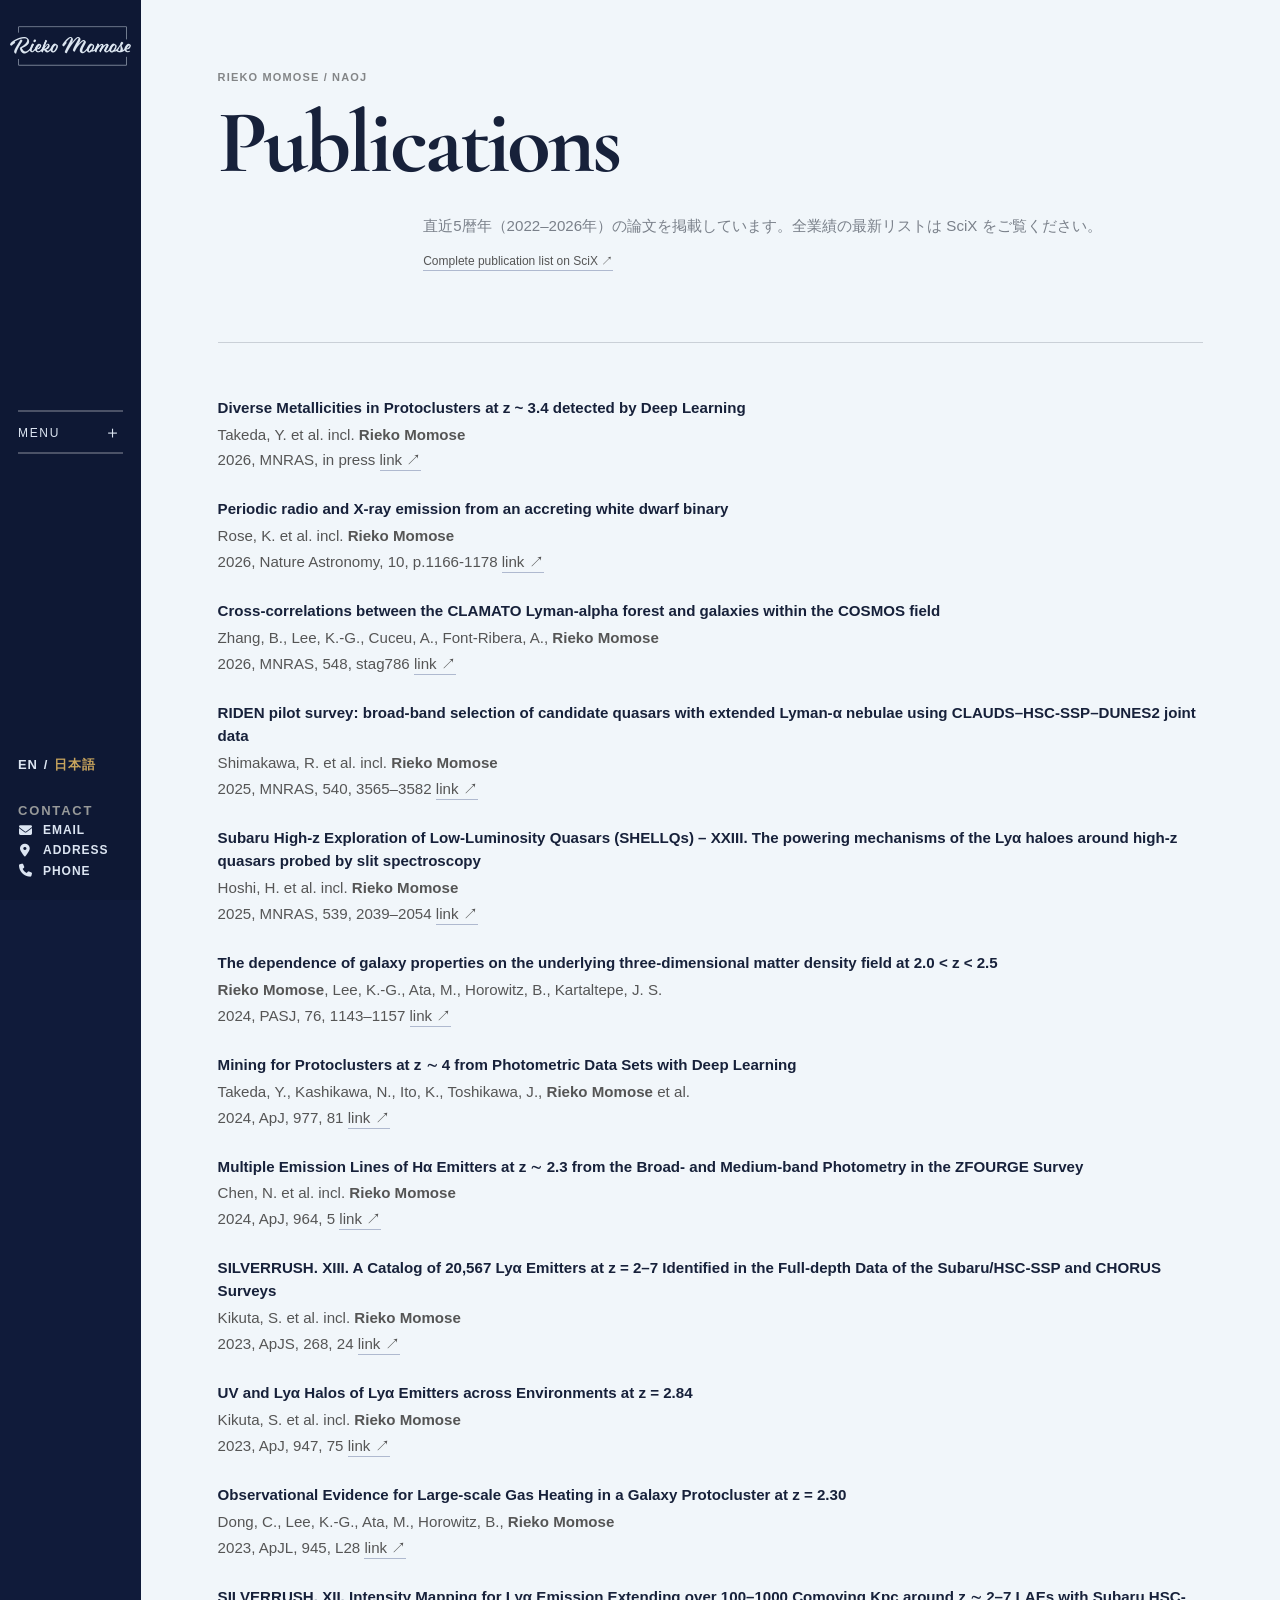
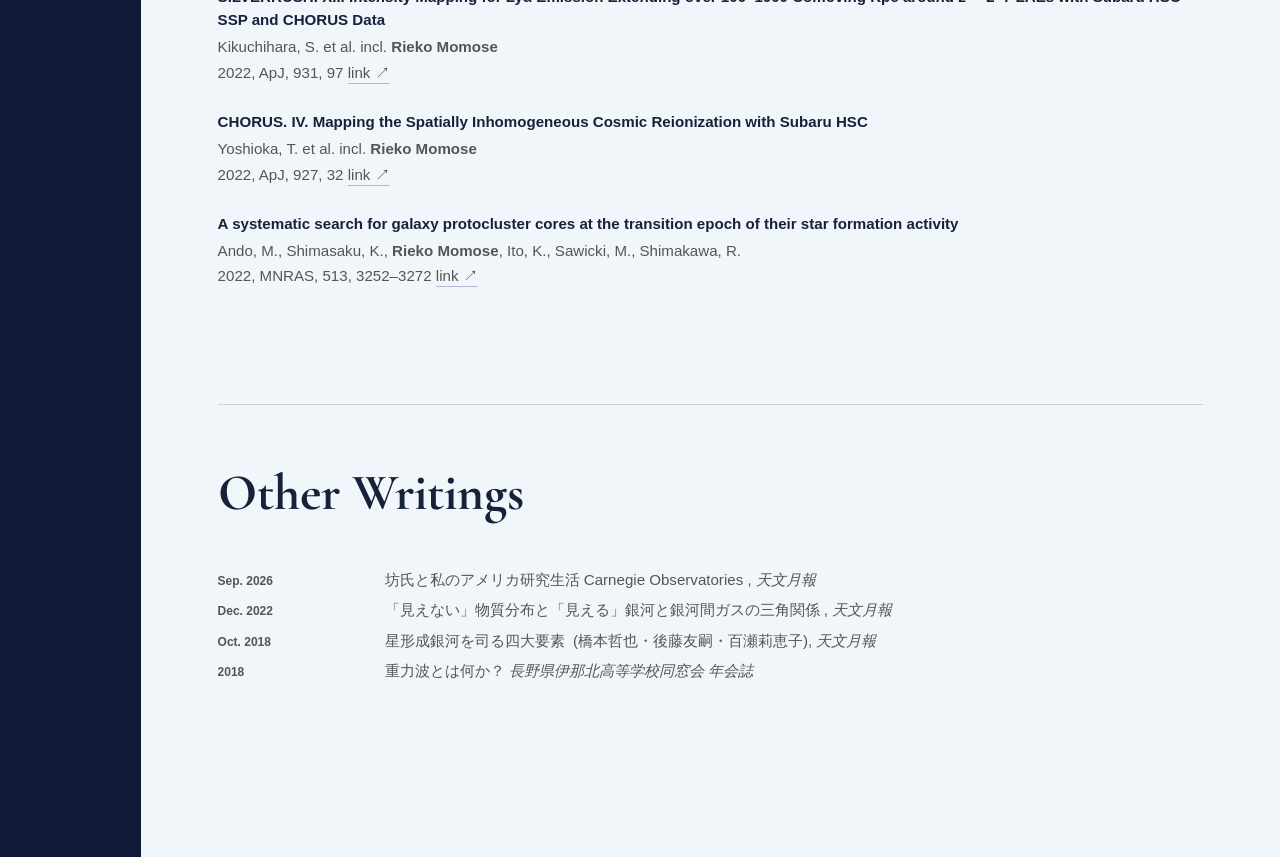
<file: ja/publications.html>
<!doctype html>
<html lang="ja">

<head>
  <meta charset="utf-8" />
  <meta name="viewport" content="width=device-width, initial-scale=1" />
  <title>Rieko Momose</title>
  <link rel="preconnect" href="https://fonts.googleapis.com">
  <link rel="preconnect" href="https://fonts.gstatic.com" crossorigin>
  <link
    href="https://fonts.googleapis.com/css2?family=Cormorant+Garamond:ital,wght@0,700;1,300&family=DM+Sans:wght@400;500;600;700&display=swap"
    rel="stylesheet">
  <link rel="stylesheet" href="../style.css" />
  <link rel="stylesheet" href="https://cdnjs.cloudflare.com/ajax/libs/font-awesome/6.7.2/css/all.min.css">
  <link rel="icon" type="image/png" href="/fig/favicon.png">
</head>

<body>

  <aside class="rail">
    <div class="brand brand-with-logo">
      <a href="../index.html" class="sidebar-logo-link" aria-label="Home"><img class="sidebar-logo"
          src="../assets/rieko-momose-logo.png" alt="RIEKO MOMOSE" /></a>
    </div>
    <button class="menu-toggle" id="menuToggle" aria-controls="menuPanel" aria-expanded="false">
      <span>MENU</span><span class="menu-icon" aria-hidden="true">＋</span>
    </button>
    <div class="rail-bottom">
      <div class="language-switch" aria-label="Language">
        <a href="../publications.html" class="">EN</a>
        <span>/</span>
        <a href="publications.html" class="active">日本語</a>
      </div>

      <div class="sidebar-contact" aria-label="Contact">
        <span class="sidebar-contact-label">CONTACT</span>

        <div class="sidebar-email-group">
          <button class="sidebar-email-toggle" type="button" aria-expanded="false" aria-controls="sidebarEmailDetails">
            <i class="fa-solid fa-envelope"></i><span>EMAIL</span>
          </button>
          <div class="sidebar-email-details" id="sidebarEmailDetails" hidden>
            <a href="mailto:rieko.momose@nao.ac.jp" class="email-primary"
              aria-label="NAOJ email: rieko.momose@nao.ac.jp">
              <span class="email-label">NAOJ</span>
              <span class="email-address">rieko.momose@nao.ac.jp</span>
            </a>
            <a href="mailto:rieko.momose@gmail.com" class="email-secondary"
              aria-label="Primary email: rieko.momose@gmail.com">
              <span class="email-label">PRIMARY</span>
              <span class="email-address">rieko.momose@gmail.com</span>
            </a>
          </div>
        </div>

        <div class="sidebar-detail-group">
          <button class="sidebar-detail-toggle" type="button" aria-expanded="false"
            aria-controls="sidebarAddressDetails">
            <i class="fa-solid fa-location-dot"></i><span>ADDRESS</span>
          </button>
          <div class="sidebar-detail-details" id="sidebarAddressDetails" hidden>
            <span class="detail-text">
              〒181-8588<br>
              東京都三鷹市大沢 2-21-1<br>
              国立天文台<br>
              ハワイ観測所
            </span>
          </div>
        </div>

        <div class="sidebar-detail-group">
          <button class="sidebar-detail-toggle" type="button" aria-expanded="false" aria-controls="sidebarPhoneDetails">
            <i class="fa-solid fa-phone"></i><span>PHONE</span>
          </button>
          <div class="sidebar-detail-details" id="sidebarPhoneDetails" hidden>
            <a href="tel:+81422343900" class="detail-text">
              +81 (422)-34-3900<br>
              ext. 3285
            </a>
          </div>
        </div>
      </div>
    </div>
  </aside>
  <main class="content">
    <article class="inner-page">
      <header class="page-intro">
        <div class="page-kicker">RIEKO MOMOSE / NAOJ</div>
        <h1 class="page-title">Publications</h1>
        <p class="page-deck">直近5暦年（2022–2026年）の論文を掲載しています。全業績の最新リストは SciX をご覧ください。</p>
        <p class="page-action"><a
            href="https://ui.adsabs.harvard.edu/search/q=author%3A(%22Momose%2C%20Rieko%22)&sort=date%20desc%2C%20bibcode%20desc&p_=0"
            target="_blank" rel="noopener">Complete publication list on SciX ↗</a></p>
      </header>
      <div class="publication-header-rule"></div>
      <section class="publication-simple">
        <ol class="publication-list">
          <li class="publication-list-item">
            <div class="pub-title">Diverse Metallicities in Protoclusters at z ~ 3.4 detected by Deep Learning
            </div>
            <div class="pub-authors">Takeda, Y. et al. incl. <strong>Rieko Momose</strong></div>
            <div class="pub-meta">2026, MNRAS, in press <a
                href="https://scixplorer.org/abs/2026MNRAS.tmp.1969T/abstract" target="_blank" rel="noopener">link ↗</a>
            </div>
          </li>
          <li class="publication-list-item">
            <div class="pub-title">Periodic radio and X-ray emission from an accreting white dwarf binary</div>
            <div class="pub-authors">Rose, K. et al. incl. <strong>Rieko Momose</strong></div>
            <div class="pub-meta">2026, Nature Astronomy, 10, p.1166-1178 <a
                href="https://scixplorer.org/abs/2026NatAs..10.1166R/abstract" target="_blank" rel="noopener">link ↗</a>
            </div>
          </li>
          <li class="publication-list-item">
            <div class="pub-title">Cross-correlations between the CLAMATO Lyman-alpha forest and galaxies within the
              COSMOS field</div>
            <div class="pub-authors">Zhang, B., Lee, K.-G., Cuceu, A., Font-Ribera, A., <strong>Rieko Momose</strong>
            </div>
            <div class="pub-meta">2026, MNRAS, 548, stag786 <a href="https://doi.org/10.1093/mnras/stag786"
                target="_blank" rel="noopener">link ↗</a></div>
          </li>
          <li class="publication-list-item">
            <div class="pub-title">RIDEN pilot survey: broad-band selection of candidate quasars with extended Lyman-α
              nebulae using CLAUDS–HSC-SSP–DUNES2 joint data</div>
            <div class="pub-authors">Shimakawa, R. et al. incl. <strong>Rieko Momose</strong></div>
            <div class="pub-meta">2025, MNRAS, 540, 3565–3582 <a href="https://doi.org/10.1093/mnras/staf942"
                target="_blank" rel="noopener">link ↗</a></div>
          </li>
          <li class="publication-list-item">
            <div class="pub-title">Subaru High-z Exploration of Low-Luminosity Quasars (SHELLQs) – XXIII. The powering
              mechanisms of the Lyα haloes around high-z quasars probed by slit spectroscopy</div>
            <div class="pub-authors">Hoshi, H. et al. incl. <strong>Rieko Momose</strong></div>
            <div class="pub-meta">2025, MNRAS, 539, 2039–2054 <a href="https://doi.org/10.1093/mnras/staf599"
                target="_blank" rel="noopener">link ↗</a></div>
          </li>
          <li class="publication-list-item">
            <div class="pub-title">The dependence of galaxy properties on the underlying three-dimensional matter
              density field at 2.0 &lt; z &lt; 2.5</div>
            <div class="pub-authors"><strong>Rieko Momose</strong>, Lee, K.-G., Ata, M., Horowitz, B., Kartaltepe, J. S.
            </div>
            <div class="pub-meta">2024, PASJ, 76, 1143–1157 <a href="https://doi.org/10.1093/pasj/psae076"
                target="_blank" rel="noopener">link ↗</a></div>
          </li>
          <li class="publication-list-item">
            <div class="pub-title">Mining for Protoclusters at z ∼ 4 from Photometric Data Sets with Deep Learning</div>
            <div class="pub-authors">Takeda, Y., Kashikawa, N., Ito, K., Toshikawa, J., <strong>Rieko Momose</strong> et
              al.</div>
            <div class="pub-meta">2024, ApJ, 977, 81 <a href="https://doi.org/10.3847/1538-4357/ad8a67" target="_blank"
                rel="noopener">link ↗</a></div>
          </li>
          <li class="publication-list-item">
            <div class="pub-title">Multiple Emission Lines of Hα Emitters at z ∼ 2.3 from the Broad- and Medium-band
              Photometry in the ZFOURGE Survey</div>
            <div class="pub-authors">Chen, N. et al. incl. <strong>Rieko Momose</strong></div>
            <div class="pub-meta">2024, ApJ, 964, 5 <a href="https://doi.org/10.3847/1538-4357/ad20cc" target="_blank"
                rel="noopener">link ↗</a></div>
          </li>
          <li class="publication-list-item">
            <div class="pub-title">SILVERRUSH. XIII. A Catalog of 20,567 Lyα Emitters at z = 2–7 Identified in the
              Full-depth Data of the Subaru/HSC-SSP and CHORUS Surveys</div>
            <div class="pub-authors">Kikuta, S. et al. incl. <strong>Rieko Momose</strong></div>
            <div class="pub-meta">2023, ApJS, 268, 24 <a href="https://doi.org/10.3847/1538-4365/ace4cb" target="_blank"
                rel="noopener">link ↗</a></div>
          </li>
          <li class="publication-list-item">
            <div class="pub-title">UV and Lyα Halos of Lyα Emitters across Environments at z = 2.84</div>
            <div class="pub-authors">Kikuta, S. et al. incl. <strong>Rieko Momose</strong></div>
            <div class="pub-meta">2023, ApJ, 947, 75 <a href="https://doi.org/10.3847/1538-4357/acbf30" target="_blank"
                rel="noopener">link ↗</a></div>
          </li>
          <li class="publication-list-item">
            <div class="pub-title">Observational Evidence for Large-scale Gas Heating in a Galaxy Protocluster at z =
              2.30</div>
            <div class="pub-authors">Dong, C., Lee, K.-G., Ata, M., Horowitz, B., <strong>Rieko Momose</strong></div>
            <div class="pub-meta">2023, ApJL, 945, L28 <a href="https://doi.org/10.3847/2041-8213/acba89"
                target="_blank" rel="noopener">link ↗</a></div>
          </li>
          <li class="publication-list-item">
            <div class="pub-title">SILVERRUSH. XII. Intensity Mapping for Lyα Emission Extending over 100–1000 Comoving
              Kpc around z ∼ 2–7 LAEs with Subaru HSC-SSP and CHORUS Data</div>
            <div class="pub-authors">Kikuchihara, S. et al. incl. <strong>Rieko Momose</strong></div>
            <div class="pub-meta">2022, ApJ, 931, 97 <a
                href="https://ui.adsabs.harvard.edu/search/q=author%3A(%22Momose%2C%20Rieko%22)&sort=date%20desc%2C%20bibcode%20desc&p_=0"
                target="_blank" rel="noopener">link ↗</a></div>
          </li>
          <li class="publication-list-item">
            <div class="pub-title">CHORUS. IV. Mapping the Spatially Inhomogeneous Cosmic Reionization with Subaru HSC
            </div>
            <div class="pub-authors">Yoshioka, T. et al. incl. <strong>Rieko Momose</strong></div>
            <div class="pub-meta">2022, ApJ, 927, 32 <a href="https://doi.org/10.3847/1538-4357/ac4b5d" target="_blank"
                rel="noopener">link ↗</a></div>
          </li>
          <li class="publication-list-item">
            <div class="pub-title">A systematic search for galaxy protocluster cores at the transition epoch of their
              star formation activity</div>
            <div class="pub-authors">Ando, M., Shimasaku, K., <strong>Rieko Momose</strong>, Ito, K., Sawicki, M.,
              Shimakawa, R.</div>
            <div class="pub-meta">2022, MNRAS, 513, 3252–3272 <a href="https://doi.org/10.1093/mnras/stac1049"
                target="_blank" rel="noopener">link ↗</a></div>
          </li>
        </ol>
      </section>

      <!-- 論文以外の出版物情報 -->
      <section class="content-block" id="other-writings">
        <h2>Other Writings</h2>
        <ul class="press-release-list">
          <li>
            <span class="press-date">Sep. 2026</span>
            <span class="press-title">
              <a href="https://www.asj.or.jp/jp/activities/geppou/2026/entry1148.html" target="_blank"
                rel="noopener noreferrer">
                坊氏と私のアメリカ研究生活 Carnegie Observatories
              </a>, <em>天文月報</em>
            </span>
          </li>

          <li>
            <span class="press-date">Dec. 2022</span>
            <span class="press-title">
              <a href="https://www.asj.or.jp/jp/activities/geppou/item/115-12_766.pdf" target="_blank"
                rel="noopener noreferrer">
                「見えない」物質分布と「見える」銀河と銀河間ガスの三角関係
              </a>, <em>天文月報</em>
            </span>
          </li>

          <li>
            <span class="press-date">Oct. 2018</span>
            <span class="press-title">
              <a href="https://www.asj.or.jp/geppou/archive_open/2018_111_10/111-10_693.pdf" target="_blank"
                rel="noopener noreferrer">
                星形成銀河を司る四大要素
              </a>&nbsp;(橋本哲也・後藤友嗣・百瀬莉恵子), <em>天文月報　</em>
            </span>
          </li>
          <li>
            <span class="press-date">2018</span>
            <span class="press-title">
              重力波とは何か？
              <em>長野県伊那北高等学校同窓会 年会誌</em>
            </span>
          </li>
        </ul>
      </section>
    </article>
  </main>
  <div class="menu-panel" id="menuPanel" aria-hidden="true">
    <div class="menu-panel-inner">
      <div class="menu-top">
        <div class="menu-kicker">MENU</div>
        <button class="menu-close" id="menuClose" aria-label="Close menu">×</button>
      </div>



      <nav class="expanded-nav">
        <div class="nav-group">
          <a class="nav-parent" href="research.html"><span>01</span><strong>RESEARCH</strong></a>
          <div class="nav-children open" id="researchChildren">
            <a href="research.html#ism">ISM</a>
            <a href="research.html#cgm">CGM</a>
            <a href="research.html#igm">IGM</a>
            <a href="research.html#lss">LSS</a>
          </div>
        </div>

        <a href="publications.html"><span>02</span><strong>PUBLICATIONS</strong></a>
        <div class="nav-group">
          <a class="nav-parent" href="education.html"><span>03</span><strong>EDUCATION</strong></a>
          <div class="nav-children open" id="educationChildren">
            <a href="education.html#mentoring">Mentoring</a>
            <a href="education.html#teaching">Teaching</a>
          </div>
        </div>

        <a href="biography.html"><span>04</span><strong>BIOGRAPHY</strong></a>

        <div class="nav-group">
          <button class="nav-parent" id="miscellaneaToggle" aria-expanded="true">
            <span>05</span><strong>MISCELLANEA</strong>
          </button>
          <div class="nav-children open" id="miscellaneaChildren">
            <a href="outreach.html">Outreach</a>
            <a href="../photos.html">Photos</a>
          </div>
        </div>
      </nav>


      <div class="menu-footer">
        <div class="menu-footer-group menu-language-block">
          <span class="menu-footer-heading">LANGUAGE</span>
          <div class="menu-footer-items menu-language-items">
            <a href="../publications.html">ENGLISH</a>
            <a href="publications.html">日本語</a>
          </div>
        </div>
        <div class="menu-footer-group menu-links-block">
          <span class="menu-footer-heading">LINKS</span>
          <div class="menu-footer-items menu-link-items">
            <a href="https://ui.adsabs.harvard.edu/search/q=author%3A(%22Momose%2C%20Rieko%22)&sort=date%20desc%2C%20bibcode%20desc&p_=0"
              class="menu-text-link" target="_blank" rel="noopener">SciX</a>
            <a href="https://www.nao.ac.jp/" class="menu-text-link" target="_blank" rel="noopener">NAOJ</a>
            <a href="https://www.linkedin.com/in/rieko-momose-3b861b87/" class="menu-icon-link" aria-label="LinkedIn"
              title="LinkedIn" target="_blank" rel="noopener"><i class="fa-brands fa-linkedin"></i></a>
            <a href="https://orcid.org/0000-0002-8857-2905" class="menu-icon-link" aria-label="ORCID" title="ORCID"
              target="_blank" rel="noopener"><i class="fa-brands fa-orcid"></i></a>
          </div>
        </div>
      </div>
    </div>
  </div>

  <script>
    const menuToggle = document.getElementById('menuToggle');
    const menuPanel = document.getElementById('menuPanel');
    const menuClose = document.getElementById('menuClose');
    function openMenu() { menuPanel.classList.add('open'); menuPanel.setAttribute('aria-hidden', 'false'); menuToggle.setAttribute('aria-expanded', 'true'); document.body.classList.add('menu-open'); }
    function closeMenu() { menuPanel.classList.remove('open'); menuPanel.setAttribute('aria-hidden', 'true'); menuToggle.setAttribute('aria-expanded', 'false'); document.body.classList.remove('menu-open'); }
    menuToggle?.addEventListener('click', openMenu);
    menuClose?.addEventListener('click', closeMenu);
    menuPanel?.addEventListener('click', (event) => { if (event.target === menuPanel) closeMenu(); });
    window.addEventListener('keydown', (event) => { if (event.key === 'Escape') closeMenu(); });
    for (const [toggleId, childId] of [['miscellaneaToggle', 'miscellaneaChildren']]) {
      const t = document.getElementById(toggleId), c = document.getElementById(childId);
      t?.addEventListener('click', () => { const open = t.getAttribute('aria-expanded') === 'true'; t.setAttribute('aria-expanded', String(!open)); c?.classList.toggle('open'); });
    }



  </script>
  <script src="../sidebar-contact.js" defer></script>

</body>

</html>
</file>
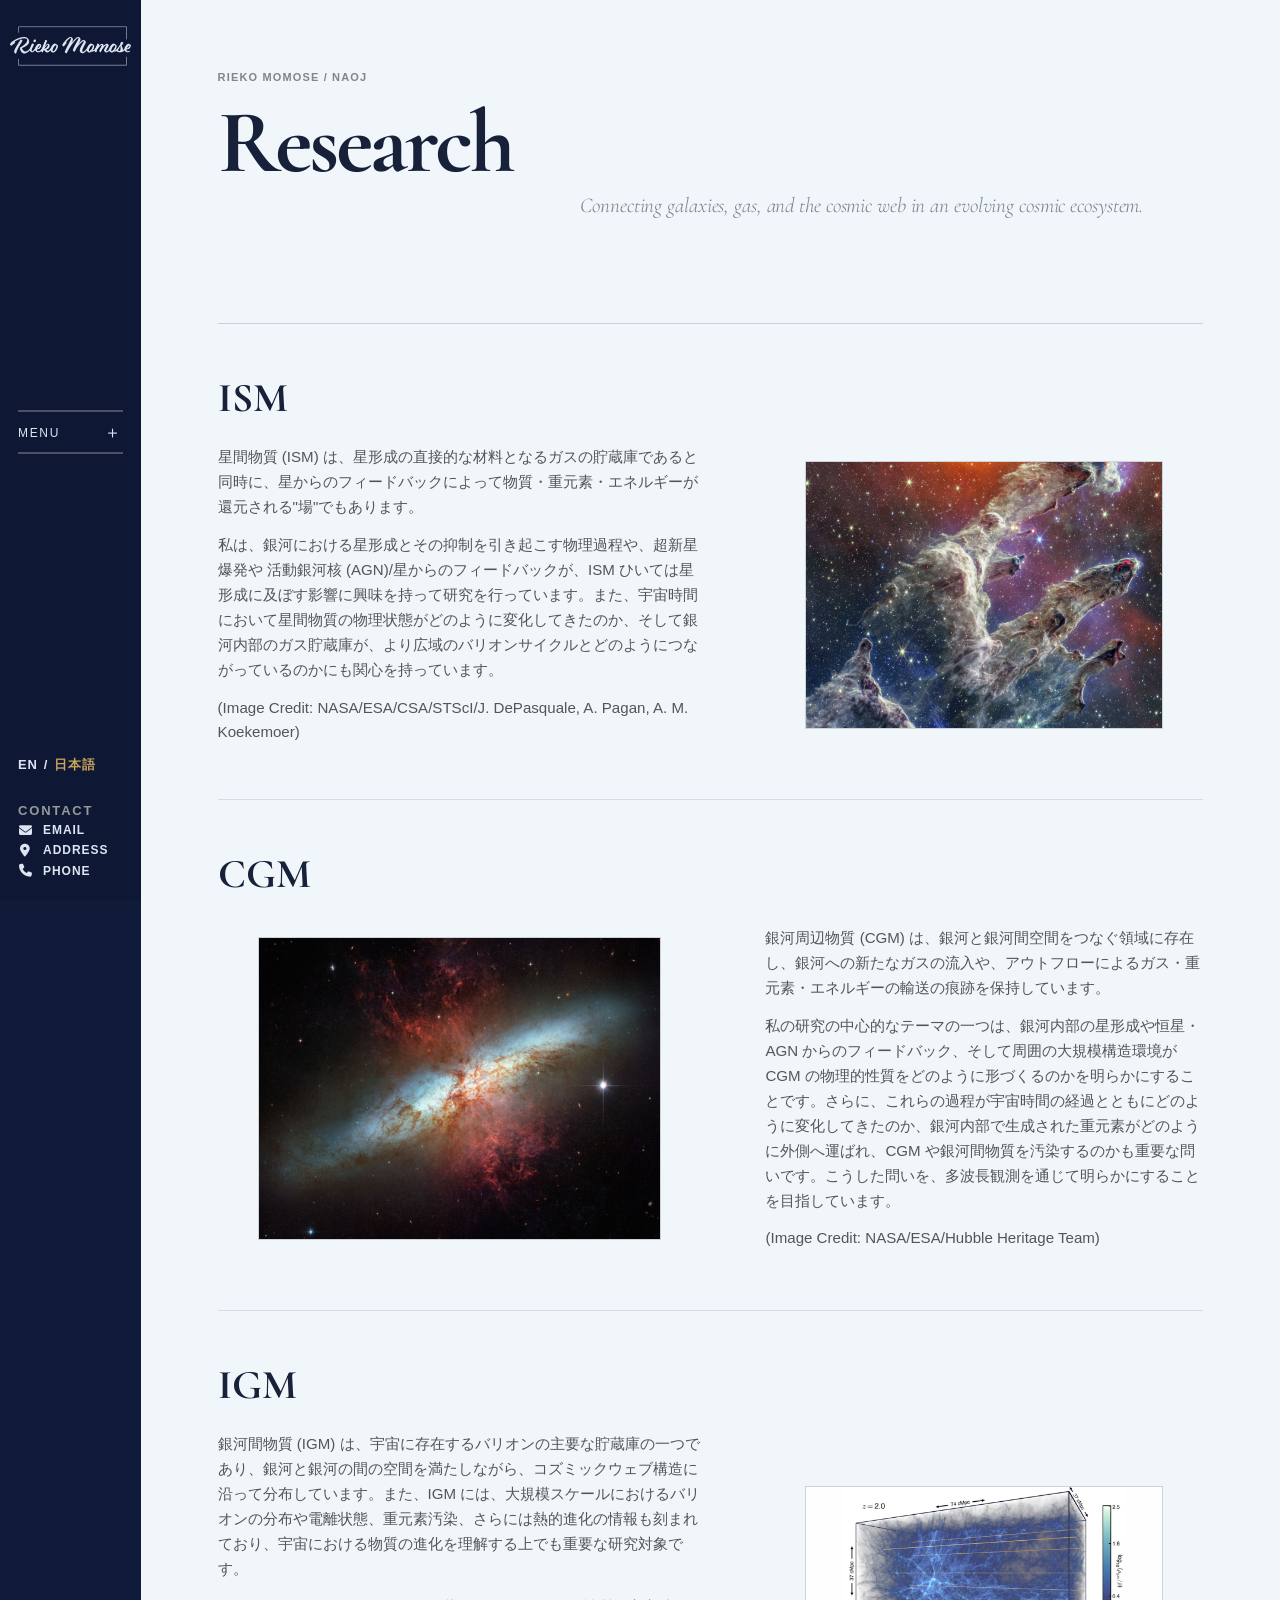
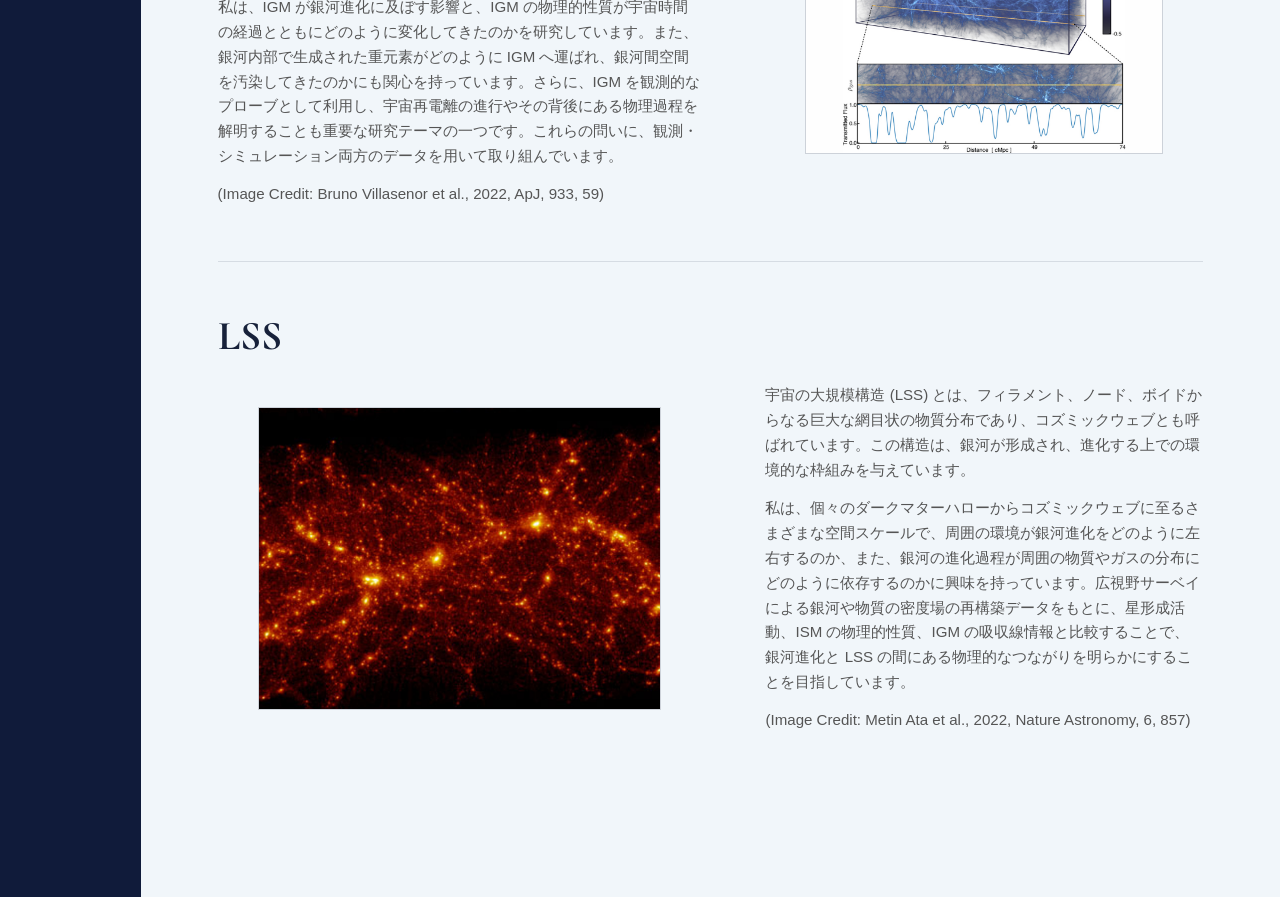
<file: ja/research.html>
<!doctype html>
<html lang="ja">

<head>
  <meta charset="utf-8" />
  <meta name="viewport" content="width=device-width, initial-scale=1" />
  <title>Rieko Momose</title>
  <link rel="preconnect" href="https://fonts.googleapis.com">
  <link rel="preconnect" href="https://fonts.gstatic.com" crossorigin>
  <link
    href="https://fonts.googleapis.com/css2?family=Cormorant+Garamond:ital,wght@0,700;1,300&family=DM+Sans:wght@400;500;600;700&display=swap"
    rel="stylesheet">
  <link rel="stylesheet" href="../style.css" />
  <link rel="stylesheet" href="https://cdnjs.cloudflare.com/ajax/libs/font-awesome/6.7.2/css/all.min.css">
  <link rel="icon" type="image/png" href="/fig/favicon.png">
</head>

<body>

  <aside class="rail">
    <div class="brand brand-with-logo">
      <a href="../index.html" class="sidebar-logo-link" aria-label="Home"><img class="sidebar-logo"
          src="../assets/rieko-momose-logo.png" alt="RIEKO MOMOSE" /></a>
    </div>
    <button class="menu-toggle" id="menuToggle" aria-controls="menuPanel" aria-expanded="false">
      <span>MENU</span><span class="menu-icon" aria-hidden="true">＋</span>
    </button>
    <div class="rail-bottom">
      <div class="language-switch" aria-label="Language">
        <a href="../research.html" class="">EN</a>
        <span>/</span>
        <a href="research.html" class="active">日本語</a>
      </div>

      <div class="sidebar-contact" aria-label="Contact">
        <span class="sidebar-contact-label">CONTACT</span>

        <div class="sidebar-email-group">
          <button class="sidebar-email-toggle" type="button" aria-expanded="false" aria-controls="sidebarEmailDetails">
            <i class="fa-solid fa-envelope"></i><span>EMAIL</span>
          </button>
          <div class="sidebar-email-details" id="sidebarEmailDetails" hidden>
            <a href="mailto:rieko.momose@nao.ac.jp" class="email-primary"
              aria-label="NAOJ email: rieko.momose@nao.ac.jp">
              <span class="email-label">NAOJ</span>
              <span class="email-address">rieko.momose@nao.ac.jp</span>
            </a>
            <a href="mailto:rieko.momose@gmail.com" class="email-secondary"
              aria-label="Primary email: rieko.momose@gmail.com">
              <span class="email-label">PRIMARY</span>
              <span class="email-address">rieko.momose@gmail.com</span>
            </a>
          </div>
        </div>

        <div class="sidebar-detail-group">
          <button class="sidebar-detail-toggle" type="button" aria-expanded="false"
            aria-controls="sidebarAddressDetails">
            <i class="fa-solid fa-location-dot"></i><span>ADDRESS</span>
          </button>
          <div class="sidebar-detail-details" id="sidebarAddressDetails" hidden>
            <span class="detail-text">
              〒181-8588<br>
              東京都三鷹市大沢 2-21-1<br>
              国立天文台<br>
              ハワイ観測所
            </span>
          </div>
        </div>

        <div class="sidebar-detail-group">
          <button class="sidebar-detail-toggle" type="button" aria-expanded="false" aria-controls="sidebarPhoneDetails">
            <i class="fa-solid fa-phone"></i><span>PHONE</span>
          </button>
          <div class="sidebar-detail-details" id="sidebarPhoneDetails" hidden>
            <a href="tel:+81422343900" class="detail-text">
              +81 (422)-34-3900<br>
              ext. 3285
            </a>
          </div>
        </div>
      </div>
    </div>
  </aside>
  <main class="content">
    <article class="inner-page">
      <header class="page-intro">
        <div class="page-kicker">RIEKO MOMOSE / NAOJ</div>
        <h1 class="page-title">Research</h1>
        <p class="page-deck research-tagline">Connecting galaxies, gas, and the cosmic web in an evolving cosmic
          ecosystem.</p>
      </header>
      <section class="research-overview">
        <section class="research-feature" id="ism">
          <h2 class="research-feature-title">ISM</h2>
          <div class="research-feature-grid">
            <div class="research-feature-copy">
              <p>星間物質 (ISM) は、星形成の直接的な材料となるガスの貯蔵庫であると同時に、星からのフィードバックによって物質・重元素・エネルギーが還元される"場"でもあります。</p>
              <p>私は、銀河における星形成とその抑制を引き起こす物理過程や、超新星爆発や 活動銀河核 (AGN)/星からのフィードバックが、ISM
                ひいては星形成に及ぼす影響に興味を持って研究を行っています。また、宇宙時間において星間物質の物理状態がどのように変化してきたのか、そして銀河内部のガス貯蔵庫が、より広域のバリオンサイクルとどのようにつながっているのかにも関心を持っています。
              </p>
              <p>(Image Credit: NASA/ESA/CSA/STScI/J. DePasquale, A. Pagan, A. M. Koekemoer)</p>
            </div>
            <figure class="research-feature-figure"><img src="../fig/ism_v2.jpg" alt="ISM research visualization"
                loading="lazy"></figure>
          </div>
        </section>
        <section class="research-feature" id="cgm">
          <h2 class="research-feature-title">CGM</h2>
          <div class="research-feature-grid">
            <div class="research-feature-copy">
              <p>銀河周辺物質 (CGM) は、銀河と銀河間空間をつなぐ領域に存在し、銀河への新たなガスの流入や、アウトフローによるガス・重元素・エネルギーの輸送の痕跡を保持しています。</p>
              <p>私の研究の中心的なテーマの一つは、銀河内部の星形成や恒星・AGN からのフィードバック、そして周囲の大規模構造環境が CGM
                の物理的性質をどのように形づくるのかを明らかにすることです。さらに、これらの過程が宇宙時間の経過とともにどのように変化してきたのか、銀河内部で生成された重元素がどのように外側へ運ばれ、CGM
                や銀河間物質を汚染するのかも重要な問いです。こうした問いを、多波長観測を通じて明らかにすることを目指しています。</p>
              <p>(Image Credit: NASA/ESA/Hubble Heritage Team)</p>
            </div>
            <figure class="research-feature-figure"><img src="../fig/cgm_v2.jpg" alt="CGM research visualization"
                loading="lazy"></figure>
          </div>
        </section>
        <section class="research-feature" id="igm">
          <h2 class="research-feature-title">IGM</h2>
          <div class="research-feature-grid">
            <div class="research-feature-copy">
              <p>銀河間物質 (IGM) は、宇宙に存在するバリオンの主要な貯蔵庫の一つであり、銀河と銀河の間の空間を満たしながら、コズミックウェブ構造に沿って分布しています。また、IGM
                には、大規模スケールにおけるバリオンの分布や電離状態、重元素汚染、さらには熱的進化の情報も刻まれており、宇宙における物質の進化を理解する上でも重要な研究対象です。</p>
              <p>私は、IGM が銀河進化に及ぼす影響と、IGM の物理的性質が宇宙時間の経過とともにどのように変化してきたのかを研究しています。また、銀河内部で生成された重元素がどのように IGM
                へ運ばれ、銀河間空間を汚染してきたのかにも関心を持っています。さらに、IGM
                を観測的なプローブとして利用し、宇宙再電離の進行やその背後にある物理過程を解明することも重要な研究テーマの一つです。これらの問いに、観測・シミュレーション両方のデータを用いて取り組んでいます。</p>
              <p>(Image Credit: Bruno Villasenor et al., 2022, ApJ, 933, 59)</p>
            </div>
            <figure class="research-feature-figure"><img src="../fig/igm_v2.jpg" alt="IGM research visualization"
                loading="lazy"></figure>
          </div>
        </section>
        <section class="research-feature" id="lss">
          <h2 class="research-feature-title">LSS</h2>
          <div class="research-feature-grid">
            <div class="research-feature-copy">
              <p>宇宙の大規模構造 (LSS)
                とは、フィラメント、ノード、ボイドからなる巨大な網目状の物質分布であり、コズミックウェブとも呼ばれています。この構造は、銀河が形成され、進化する上での環境的な枠組みを与えています。</p>
              <p>
                私は、個々のダークマターハローからコズミックウェブに至るさまざまな空間スケールで、周囲の環境が銀河進化をどのように左右するのか、また、銀河の進化過程が周囲の物質やガスの分布にどのように依存するのかに興味を持っています。広視野サーベイによる銀河や物質の密度場の再構築データをもとに、星形成活動、ISM
                の物理的性質、IGM の吸収線情報と比較することで、銀河進化と LSS の間にある物理的なつながりを明らかにすることを目指しています。</p>
              <p>(Image Credit: Metin Ata et al., 2022, Nature Astronomy, 6, 857)</p>
            </div>
            <figure class="research-feature-figure"><img src="../fig/lss_v1.jpg" alt="LSS research visualization"
                loading="lazy"></figure>
          </div>
        </section>
      </section>
    </article>
  </main>
  <div class="menu-panel" id="menuPanel" aria-hidden="true">
    <div class="menu-panel-inner">
      <div class="menu-top">
        <div class="menu-kicker">MENU</div>
        <button class="menu-close" id="menuClose" aria-label="Close menu">×</button>
      </div>



      <nav class="expanded-nav">
        <div class="nav-group">
          <a class="nav-parent" href="research.html"><span>01</span><strong>RESEARCH</strong></a>
          <div class="nav-children open" id="researchChildren">
            <a href="research.html#ism">ISM</a>
            <a href="research.html#cgm">CGM</a>
            <a href="research.html#igm">IGM</a>
            <a href="research.html#lss">LSS</a>
          </div>
        </div>

        <a href="publications.html"><span>02</span><strong>PUBLICATIONS</strong></a>
        <div class="nav-group">
          <a class="nav-parent" href="education.html"><span>03</span><strong>EDUCATION</strong></a>
          <div class="nav-children open" id="educationChildren">
            <a href="education.html#mentoring">Mentoring</a>
            <a href="education.html#teaching">Teaching</a>
          </div>
        </div>

        <a href="biography.html"><span>04</span><strong>BIOGRAPHY</strong></a>

        <div class="nav-group">
          <button class="nav-parent" id="miscellaneaToggle" aria-expanded="true">
            <span>05</span><strong>MISCELLANEA</strong>
          </button>
          <div class="nav-children open" id="miscellaneaChildren">
            <a href="outreach.html">Outreach</a>
            <a href="../photos.html">Photos</a>
          </div>
        </div>
      </nav>


      <div class="menu-footer">
        <div class="menu-footer-group menu-language-block">
          <span class="menu-footer-heading">LANGUAGE</span>
          <div class="menu-footer-items menu-language-items">
            <a href="../research.html">ENGLISH</a>
            <a href="research.html">日本語</a>
          </div>
        </div>
        <div class="menu-footer-group menu-links-block">
          <span class="menu-footer-heading">LINKS</span>
          <div class="menu-footer-items menu-link-items">
            <a href="https://ui.adsabs.harvard.edu/search/q=author%3A(%22Momose%2C%20Rieko%22)&sort=date%20desc%2C%20bibcode%20desc&p_=0"
              class="menu-text-link" target="_blank" rel="noopener">SciX</a>
            <a href="https://www.nao.ac.jp/" class="menu-text-link" target="_blank" rel="noopener">NAOJ</a>
            <a href="https://www.linkedin.com/in/rieko-momose-3b861b87/" class="menu-icon-link" aria-label="LinkedIn"
              title="LinkedIn" target="_blank" rel="noopener"><i class="fa-brands fa-linkedin"></i></a>
            <a href="https://orcid.org/0000-0002-8857-2905" class="menu-icon-link" aria-label="ORCID" title="ORCID"
              target="_blank" rel="noopener"><i class="fa-brands fa-orcid"></i></a>
          </div>
        </div>
      </div>
    </div>
  </div>

  <script>
    const menuToggle = document.getElementById('menuToggle');
    const menuPanel = document.getElementById('menuPanel');
    const menuClose = document.getElementById('menuClose');
    function openMenu() { menuPanel.classList.add('open'); menuPanel.setAttribute('aria-hidden', 'false'); menuToggle.setAttribute('aria-expanded', 'true'); document.body.classList.add('menu-open'); }
    function closeMenu() { menuPanel.classList.remove('open'); menuPanel.setAttribute('aria-hidden', 'true'); menuToggle.setAttribute('aria-expanded', 'false'); document.body.classList.remove('menu-open'); }
    menuToggle?.addEventListener('click', openMenu);
    menuClose?.addEventListener('click', closeMenu);
    menuPanel?.addEventListener('click', (event) => { if (event.target === menuPanel) closeMenu(); });
    window.addEventListener('keydown', (event) => { if (event.key === 'Escape') closeMenu(); });
    for (const [toggleId, childId] of [['miscellaneaToggle', 'miscellaneaChildren']]) {
      const t = document.getElementById(toggleId), c = document.getElementById(childId);
      t?.addEventListener('click', () => { const open = t.getAttribute('aria-expanded') === 'true'; t.setAttribute('aria-expanded', String(!open)); c?.classList.toggle('open'); });
    }



  </script>
  <script src="../sidebar-contact.js" defer></script>

</body>

</html>
</file>
<file: style.css>
/* ============================================================
   RIEKO MOMOSE — CLEAN STYLESHEET
   Rebuilt from scratch using v84 as the visual reference.
   No historical version overrides are included.
   ============================================================ */

:root {
  --muted: #7A808A;
  --rail-width: clamp(112px, 11vw, 160px);
  --paper: #F1F6FA;
  --panel: #0F1528;
  --heading: #17213A;
  --body: #4d4d4d;
  --brand-gold: #C8A45D;
  --sidebar-muted: #DCE5F2;
  --sidebar-active: #C8A45D;
  --menu-text: var(--sidebar-muted);
  --line: #d9d9d9;
}

html[lang="ja"] {
  --body: #555555;
}


* {
  box-sizing: border-box;
}

html {
  scroll-behavior: smooth;
}

body {
  margin: 0;
  font-family: "Avenir Next", Avenir, "Helvetica Neue", Arial, sans-serif;
  color: #1a1a1a;
  background-color: #101B3A;
  background-image: url("https://assets.science.nasa.gov/content/dam/science/missions/webb/science/2023/06/STScI-01H1CTP0ZH56RH3HDG0HAZHYHM.png/jcr:content/renditions/2000x987.png");
  background-repeat: no-repeat;
  background-size: auto 100vh;
  background-position: center top;
  background-attachment: fixed;
}

body.menu-open {
  overflow: hidden;
}

a {
  color: inherit;
  text-decoration: none;
}

button {
  font: inherit;
}

/* ---------- Fixed sidebar ---------- */
.rail {
  position: fixed;
  inset: 0 auto 0 0;
  width: var(--rail-width);
  min-height: 100vh;
  padding: 26px 18px 22px;
  display: flex;
  flex-direction: column;
  justify-content: space-between;
  z-index: 20;
  background: rgba(16, 27, 58, .60);
  border-right: 0;
  backdrop-filter: brightness(.82) saturate(.95);
  -webkit-backdrop-filter: brightness(.82) saturate(.95);
  color: #DCE5F2;
}

.brand {
  width: 100%;
  display: block;
  text-align: left;
}

.brand-name {
  position: relative;
  display: block;
  width: 100%;
  margin: 0;
  padding: 0;
  font-family: "Avenir Next", Avenir, "Helvetica Neue", Arial, sans-serif;
  font-weight: 700;
  font-size: clamp(20px, 1.72vw, 26px);
  line-height: .92;
  letter-spacing: -.04em;
  text-align: left;
  text-transform: uppercase;
  color: var(--brand-gold);
}

.brand-name::before,
.brand-name::after {
  content: none;
  display: none;
}

.brand-name .brand-rieko,
.brand-name .brand-momose {
  display: block;
  font: inherit;
  font-size: inherit;
  line-height: inherit;
  text-align: left;
  white-space: nowrap;
  transform: none;
}

.brand-name .brand-momose {
  margin-top: 5px;
  letter-spacing: -.025em !important;
}

.brand-role {
  width: 100%;
  margin-top: 14px;
  font-family: "Avenir Next", Avenir, "Helvetica Neue", Arial, sans-serif;
  font-size: 12px;
  font-weight: 700;
  letter-spacing: .17em;
  text-align: left;
  color: rgba(255, 255, 255, .84);
  opacity: .74;
}

.menu-toggle {
  position: absolute;
  top: 48%;
  left: 18px;
  right: 18px;
  transform: translateY(-50%);
  padding: 12px 0;
  border: 0;
  border-top: 1px solid rgba(255, 255, 255, .50);
  border-bottom: 1px solid rgba(255, 255, 255, .50);
  background: transparent;
  display: flex;
  justify-content: space-between;
  align-items: center;
  cursor: pointer;
  font-family: "Avenir Next", Avenir, "Helvetica Neue", Arial, sans-serif;
  font-size: 12px;
  letter-spacing: .14em;
  color: var(--sidebar-muted);
  opacity: 1;
}

.menu-toggle:hover {
  color: #fff;
  opacity: 1;
}

.menu-icon {
  font-size: 17px;
  line-height: 1;
}

.rail-bottom {
  display: grid;
  gap: 22px;
  font-size: 10px;
  letter-spacing: .08em;
  color: #DCE5F2;
  font-family: "Avenir Next", Avenir, "Helvetica Neue", Arial, sans-serif;
  letter-spacing: .08em;
}

.language-switch {
  display: flex;
  font-size: 11px;
  color: #333333;
  gap: 6px;
  margin-bottom: 2px;
  position: relative;
  top: -5pt;
}

.rail-bottom .language-switch a,
.rail-bottom .language-switch span {
  font-size: 13px;
  font-weight: 700;
  line-height: 1.2;
}

.rail-bottom .language-switch a:not(.active),
.rail-bottom .language-switch span {
  color: var(--sidebar-muted);
  -webkit-text-fill-color: var(--sidebar-muted);
  opacity: 1;
}

.rail-bottom .language-switch a.active {
  color: var(--sidebar-active);
  -webkit-text-fill-color: var(--sidebar-active);
  opacity: 1;
}

.rail-bottom .language-switch a:hover {
  color: var(--paper);
  -webkit-text-fill-color: var(--paper);
}

.sidebar-contact {
  display: grid;
  gap: 6px;
  margin-top: 0;
  font-family: "Avenir Next", Avenir, "Helvetica Neue", Arial, sans-serif;
}

.sidebar-contact-label {
  margin-bottom: -1px;
  font-size: 13px;
  font-weight: 700;
  line-height: 1.1;
  letter-spacing: .14em;
  color: #979999;
  opacity: 1;
}

.sidebar-email-group,
.sidebar-detail-group {
  display: grid;
  gap: 5px;
}

.sidebar-email-toggle,
.sidebar-detail-toggle {
  appearance: none;
  border: 0;
  background: transparent;
  padding: 0;
  margin: 0;
  display: grid;
  grid-template-columns: 17px 1fr;
  align-items: center;
  gap: 8px;
  text-align: left;
  cursor: pointer;
  font-family: "Avenir Next", Avenir, "Helvetica Neue", Arial, sans-serif;
  font-size: 12px;
  font-weight: 600;
  line-height: 1.2;
  letter-spacing: .08em;
  color: var(--sidebar-muted);
  opacity: 1;
}

.sidebar-email-toggle:hover,
.sidebar-email-toggle[aria-expanded="true"],
.sidebar-detail-toggle:hover,
.sidebar-detail-toggle[aria-expanded="true"] {
  color: var(--sidebar-active);
  opacity: 1;
}

.sidebar-email-toggle i,
.sidebar-detail-toggle i {
  font-size: 13px;
  width: 15px;
  text-align: center;
}

.sidebar-email-details {
  display: grid;
  gap: 6px;
  margin-left: 25px;
  padding-top: 2px;
}

.sidebar-detail-details {
  display: block;
  margin-left: 25px;
  padding-top: 2px;
}

.sidebar-email-details[hidden],
.sidebar-detail-details[hidden] {
  display: none !important;
}

.sidebar-email-details a,
.sidebar-detail-details .detail-text {
  display: block;
  font-family: "Avenir Next", Avenir, "Helvetica Neue", Arial, sans-serif;
  font-size: 12px;
  font-weight: 400;
  line-height: 1.4;
  letter-spacing: .02em;
  color: var(--sidebar-muted);
  opacity: 1;
}

.sidebar-email-details a {
  line-height: 1.25;
}

.sidebar-email-details a:hover,
.sidebar-detail-details a.detail-text:hover,
.email-primary .email-label {
  color: var(--sidebar-muted);
  opacity: 1;
}

.email-label {
  display: block;
  font-weight: 700;
  letter-spacing: .08em;
  margin-bottom: 1px;
}

.email-address {
  display: block;
  font-weight: 400;
  overflow-wrap: anywhere;
}

/* ---------- Main content ---------- */
.content {
  margin-left: var(--rail-width);
  min-height: 100vh;
  background: transparent;
  color: #1a1a1a;
}

.home-page .hero,
.home-page #about,
.home-page #news,
body:not(.home-page) .content,
body:not(.home-page) .inner-page {
  background: var(--paper);
}

.hero,
.section {
  padding-left: clamp(32px, 6vw, 96px);
  padding-right: clamp(32px, 6vw, 96px);
}

.hero {
  height: auto;
  min-height: auto;
  padding-top: clamp(22px, 3vh, 34px);
  padding-bottom: 14px;
  display: flex;
  flex-direction: column;
  position: relative;
  overflow: hidden;
  color: #1a1a1a;
}

.hero h1 {
  margin: 8px 0 10px;
  max-width: 1000px;
  white-space: nowrap;
  font-family: "Cormorant Garamond", Garamond, Georgia, serif;
  font-weight: 700;
  font-style: normal;
  font-size: clamp(32px, 4.8vw, 68px);
  line-height: .95;
  letter-spacing: -.04em;
  color: var(--heading);
}

.hero-copy {
  width: min(620px, 80%);
  max-width: 650px;
  margin: 8px 0 1.35em auto;
  font-family: "Cormorant Garamond", Garamond, Georgia, serif;
  font-size: clamp(18px, 1.65vw, 24px);
  font-weight: 300;
  font-style: italic;
  line-height: 1.25;
  letter-spacing: -.005em;
  color: #414754;
}

.hero-visual {
  margin: 0;
  padding: 0;
  text-align: left;
  position: relative;
}

.visual-placeholder.science-image-wrap {
  position: relative;
  height: clamp(464px, 58.32vh, 648px);
  min-height: 0;
  margin: 0;
  padding: 0;
  border: 0;
  overflow: hidden;
  display: block;
  background-image: none;
  background-repeat: no-repeat;
  background-size: auto 100vh;
  background-position: center top;
  background-attachment: scroll;
  box-shadow: inset 0 0 0 1px rgba(23, 33, 58, .08);
}

.science-image {
  position: absolute;
  inset: 0 auto auto 0;
  display: block;
  width: 100%;
  height: calc(100% + 100vh);
  min-height: 100%;
  object-fit: cover;
  object-position: 50% 50%;
  opacity: 1;
  transform: translate3d(0, 0, 0);
  will-change: transform;
}

.image-credit {
  display: block;
  visibility: visible;
  opacity: 1;
  width: 100%;
  margin: 5px 0 0;
  padding: 0;
  font-family: "Avenir Next", Avenir, "Helvetica Neue", Arial, sans-serif;
  font-size: 9px;
  font-weight: 400;
  line-height: 1.25;
  letter-spacing: .02em;
  color: rgba(77, 77, 77, .62);
  text-align: right;
}

.hero-scroll-cue {
  display: none;
}

.section {
  padding-top: 96px;
  padding-bottom: 110px;
  border-top: 1px solid var(--line);
}

#about .large-copy {
  max-width: 980px;
  margin: 36px 0 0 auto;
  font-family: "Avenir Next", Avenir, "Helvetica Neue", Arial, sans-serif;
  font-size: clamp(14px, 1.18vw, 16px);
  font-weight: 400;
  font-style: normal;
  line-height: 1.68;
  letter-spacing: .015em;
  color: var(--body);
}

.news-list {
  margin-top: 32px;
  gap: 6px;
}

.news-item {
  display: block;
  padding: 5px 0;
}

.news-item time,
.news-item span {
  font: inherit;
  font-size: inherit;
  line-height: inherit;
  color: inherit;
}

.news-item span {
  flex: 1 1 auto;
}

/* ---------- Expanded navigation ---------- */
.menu-panel {
  position: fixed;
  inset: 0;
  padding-left: var(--rail-width);
  background: rgba(17, 17, 17, .16);
  backdrop-filter: blur(2px);
  z-index: 50;
  opacity: 0;
  visibility: hidden;
  transition: opacity .28s ease, visibility .28s ease;
}

.menu-panel.open {
  opacity: 1;
  visibility: visible;
}

.menu-panel-inner {
  position: relative;
  width: min(900px, calc(100vw - var(--rail-width)));
  height: 100vh;
  min-height: 100vh;
  overflow-x: hidden;
  overflow-y: auto;
  padding: clamp(16px, 2.1vh, 24px) clamp(24px, 3vw, 44px) 0;
  background: var(--panel);
  color: #FFFFFF;
  transform: translateX(-26px);
  transition: transform .32s cubic-bezier(.2, .7, .2, 1);
}

.menu-panel.open .menu-panel-inner {
  transform: translateX(0);
}

.menu-top {
  position: relative;
  z-index: 2;
  display: flex;
  justify-content: space-between;
  align-items: center;
}

.menu-kicker,
.menu-footer-heading {
  font-family: "Avenir Next", Avenir, "Helvetica Neue", Arial, sans-serif;
  font-size: 11px;
  font-weight: 400;
  line-height: 1;
  letter-spacing: .105em;
  color: var(--menu-text);
  text-transform: uppercase;
}

.menu-close {
  border: 0;
  background: transparent;
  font-family: "Avenir Next", Avenir, "Helvetica Neue", Arial, sans-serif;
  font-size: 34px;
  line-height: 1;
  cursor: pointer;
  color: var(--menu-text);
}

.expanded-nav {
  position: static;
  display: flex;
  flex-direction: column;
  justify-content: flex-start;
  gap: clamp(20px, 3.1vh, 34px);
  margin: clamp(28px, 4.2vh, 50px) 0 0;
  padding: 0 0 12px;
  overflow: visible;
  font-family: "Avenir Next", Avenir, "Helvetica Neue", Arial, sans-serif;
  letter-spacing: .105em;
  color: var(--menu-text);
}

.expanded-nav>a,
.expanded-nav>.nav-group {
  margin: 0;
  padding: 0;
}

.nav-group {
  display: block;
}

.expanded-nav>a,
.nav-parent {
  display: grid;
  grid-template-columns: 38px minmax(0, 1fr);
  align-items: center;
  column-gap: 12px;
  width: 100%;
  margin: 0;
  padding: 0;
  border: 0;
  background: transparent;
  text-align: left;
  cursor: pointer;
  color: var(--menu-text);
  text-decoration: none;
}

.expanded-nav>a>span,
.nav-parent>span {
  display: block;
  width: 38px;
  margin: 0;
  padding: 0;
  font-size: 10px;
  line-height: 1;
  letter-spacing: .105em;
  text-align: left;
  color: var(--menu-text);
}

.expanded-nav>a>strong,
.nav-parent>strong {
  display: block;
  margin: 0;
  padding: 0;
  font-family: "Avenir Next", Avenir, "Helvetica Neue", Arial, sans-serif;
  font-size: clamp(20px, min(2.7vw, 3.65vh), 36px);
  font-weight: 700;
  line-height: .94;
  letter-spacing: .105em;
  white-space: nowrap;
  color: var(--menu-text);
}

.nav-children {
  display: flex;
  flex-direction: column;
  gap: 5px;
  margin: 6px 0 0 78px;
  padding: 0;
  opacity: 1;
}

.nav-children a {
  display: block;
  padding: 0;
  font-family: "Avenir Next", Avenir, "Helvetica Neue", Arial, sans-serif;
  font-size: clamp(14px, min(1.35vw, 1.85vh), 18px);
  font-weight: 400;
  line-height: 1.32;
  letter-spacing: .105em;
  color: var(--menu-text);
}

.menu-footer {
  position: absolute;
  bottom: clamp(30px, 7vh, 76px);
  top: auto;
  left: clamp(24px, 3vw, 44px);
  right: clamp(24px, 3vw, 44px);
  width: auto;
  min-height: 0;
  margin: 0;
  padding: 12px 0 0;
  border-top: 1px solid rgba(255, 255, 255, .27);
  display: flex;
  flex-direction: column;
  align-items: flex-start;
  gap: 32px;
  font-family: "Avenir Next", Avenir, "Helvetica Neue", Arial, sans-serif;
  color: var(--menu-text);
  font-size: 8px;
  letter-spacing: .105em;
}

.menu-footer-group {
  display: block;
  width: 100%;
  margin: 0;
  padding: 0;
  text-align: left;
}

.menu-footer-heading {
  display: block;
  width: auto;
  margin: 0 0 5px;
  padding: 0;
}

.menu-footer-items {
  display: flex;
  flex-direction: row;
  align-items: center;
  justify-content: flex-start;
  gap: 14px;
  width: auto;
  margin: 0;
  padding: 0;
  line-height: 1;
}

.menu-footer-items a {
  display: inline-flex;
  align-items: center;
  justify-content: center;
  height: 18px;
  margin: 0;
  padding: 0;
  font-family: "Avenir Next", Avenir, "Helvetica Neue", Arial, sans-serif;
  font-size: 13px;
  font-weight: 600;
  line-height: 18px;
  letter-spacing: .105em;
  color: var(--menu-text);
}

.menu-footer-items a:hover {
  text-decoration: underline;
  text-underline-offset: 4px;
}

.menu-links-block>.menu-footer-heading {
  position: relative;
  top: 5pt;
}

.menu-links-block .menu-link-items {
  margin-top: 5pt;
}

.menu-icon-link i {
  font-size: 19px;
  line-height: 1;
  color: var(--menu-text);
}

.menu-links-block .menu-icon-link i {
  font-size: 21px;
}

/* ---------- Inner pages ---------- */
.inner-page {
  min-height: 100vh;
  color: #1a1a1a;
  padding: clamp(54px, 8vh, 96px) clamp(32px, 6vw, 96px) 110px;
}

.page-intro {
  max-width: 1180px;
  padding-bottom: clamp(54px, 8vh, 90px);
}

.page-kicker {
  margin-bottom: 18px;
  font-family: "Avenir Next", Avenir, "Helvetica Neue", Arial, sans-serif;
  font-size: 11px;
  font-weight: 700;
  line-height: 1;
  letter-spacing: .105em;
  color: rgba(51, 51, 51, .58);
}

.page-title {
  margin: 0;
  font-family: "Cormorant Garamond", Garamond, Georgia, serif;
  font-size: clamp(54px, 7vw, 104px);
  font-weight: 700;
  line-height: .93;
  letter-spacing: -.035em;
  color: var(--heading);
}

.page-deck {
  max-width: 780px;
  margin: 30px 0 0 auto;
  font-family: "Avenir Next", Avenir, "Helvetica Neue", Arial, sans-serif;
  font-size: clamp(14px, 1.18vw, 16px);
  line-height: 1.62;
  color: var(--body);
}

.content-block {
  padding: clamp(52px, 7vh, 82px) 0;
  border-top: 1px solid rgba(51, 51, 51, .18);
}

.content-block h2 {
  margin: 0 0 28px;
  font-family: "Cormorant Garamond", Garamond, Georgia, serif;
  font-size: clamp(34px, 4vw, 58px);
  font-weight: 700;
  line-height: 1;
  color: var(--heading);
}

.content-block h3 {
  margin: 36px 0 12px;
  font-family: "Avenir Next", Avenir, "Helvetica Neue", Arial, sans-serif;
  font-size: 14px;
  font-weight: 700;
  letter-spacing: .08em;
  color: var(--heading);
}

.content-block p {
  max-width: 900px;
  margin: 0 0 20px;
}

.two-column {
  display: grid;
  grid-template-columns: minmax(0, 1fr) minmax(260px, .62fr);
  gap: clamp(42px, 8vw, 120px);
  align-items: start;
}

.topic-list {
  list-style: none;
  padding: 0;
  margin: 0;
  border-top: 1px solid rgba(51, 51, 51, .18);
}

.topic-list li {
  display: grid;
  grid-template-columns: 54px 1fr auto;
  gap: 20px;
  align-items: baseline;
  padding: 18px 0;
  border-bottom: 1px solid rgba(51, 51, 51, .18);
}

.topic-list .topic-index {
  font-size: 11px;
  letter-spacing: .08em;
  color: var(--body);
}

.topic-list a {
  color: var(--body);
}

.inline-links {
  display: flex;
  flex-wrap: wrap;
  gap: 12px 18px;
  margin-top: 8px;
}

.inline-links a {
  font-size: 12px;
  font-weight: 600;
  letter-spacing: .06em;
  color: var(--body);
}

/* ---------- Research ---------- */
.research-overview {
  border-top: 1px solid rgba(23, 33, 58, .18);
  margin-top: 4px;
}

.research-feature {
  scroll-margin-top: 28px;
  padding: clamp(46px, 6vh, 72px) 0;
  border-bottom: 1px solid rgba(23, 33, 58, .12);
}

.research-feature:last-child {
  border-bottom: 0;
}

.research-feature-title {
  margin: 0 0 26px;
  font-family: "Cormorant Garamond", Garamond, Georgia, serif;
  font-size: clamp(30px, 3.2vw, 46px);
  font-weight: 700;
  line-height: 1;
  color: var(--body);
}

.research-feature-grid {
  display: grid;
  grid-template-columns: minmax(0, 1.05fr) minmax(260px, .95fr);
  gap: clamp(34px, 5vw, 72px);
  align-items: center;
}

.research-feature:nth-child(even) .research-feature-copy {
  order: 2;
}

.research-feature:nth-child(even) .research-feature-figure {
  order: 1;
}

.research-feature-copy p {
  margin: 0 0 13px;
  font-size: clamp(14px, 1.18vw, 16px);
  line-height: 1.65;
}

.research-feature-copy p:last-child {
  margin-bottom: 0;
}

.research-feature-figure {
  aspect-ratio: 4/3;
  display: grid;
  place-items: center;
  background: rgba(23, 33, 58, .045);
  border: 1px solid rgba(23, 33, 58, .13);
  overflow: hidden;
}

.research-feature-figure img {
  width: 100%;
  height: 100%;
  object-fit: contain;
  display: block;
}

.research-feature-figure span {
  font-size: 11px;
  letter-spacing: .12em;
  color: var(--body);
  text-transform: uppercase;
}

/* ---------- Publications ---------- */
.page-action {
  margin: 14px 0 0 auto;
  max-width: 780px;
  font-size: 12px;
  line-height: 1.4;
}

.page-action a,
.page-side-link,
.pub-meta a,
.page-deck a {
  color: var(--body);
  text-decoration: none;
  border-bottom: 1px solid rgba(36, 58, 115, .32);
  padding-bottom: 2px;
}

.page-action a:hover,
.page-side-link:hover,
.pub-meta a:hover,
.page-deck a:hover {
  border-bottom-color: var(--body);
}

.publication-header-rule {
  width: 100%;
  height: 1px;
  background: rgba(23, 33, 58, .18);
  margin: 0;
}

.publication-simple {
  padding: clamp(44px, 6vh, 66px) 0 90px;
  border: 0;
}

.publication-list {
  list-style: none;
  margin: 0;
  padding-left: 0;
}

.publication-list-item {
  padding: 0 0 26px;
  margin: 0;
  border: 0;
  color: var(--body);
  font-size: clamp(14px, 1.18vw, 16px);
  line-height: 1.52;
}

.pub-title {
  color: var(--body);
  font-weight: 600;
  margin-bottom: 4px;
}

.pub-authors {
  margin-bottom: 3px;
  color: var(--body);
}

.pub-authors strong {
  font-weight: 700;
  color: var(--body);
}

.pub-meta {
  color: var(--body);
}

/* ---------- Biography ---------- */
.page-deck-row {
  display: block;
  max-width: 780px;
  margin: 56px 0 0 auto;
}

.page-deck-row .page-deck {
  margin: 0;
  max-width: 780px;
}

.page-side-link {
  display: inline-block;
  margin-top: 14px;
  font-size: 12px;
  font-weight: 600;
  letter-spacing: .02em;
  white-space: nowrap;
}

.bio-header-rule {
  width: 100%;
  height: 1px;
  background: rgba(23, 33, 58, .18);
  margin: 8px 0 0;
}

.bio-section {
  padding: clamp(42px, 6vh, 70px) 0;
  border-top: 0;
}

.bio-section+.bio-section {
  border-top: 1px solid rgba(23, 33, 58, .12);
}

.bio-grid {
  display: grid;
  /* grid-template-columns: minmax(150px, .34fr) minmax(0, 1fr); 
  gap: clamp(28px, 5vw, 72px); */
  grid-template-columns: 1fr;
  gap: 28px;
  align-items: start;
}

.bio-heading {
  margin: 0;
  font-family: "Cormorant Garamond", Garamond, Georgia, serif;
  font-size: clamp(30px, 3.4vw, 48px);
  font-weight: 700;
  line-height: 1;
  color: var(--body);
}

.bio-list {
  display: grid;
  gap: 18px;
}

.bio-item {
  display: grid;
  grid-template-columns: minmax(115px, 145px) minmax(0, 1fr);
  gap: 22px;
  align-items: baseline;
}

.bio-date {
  font-size: 12px;
  font-weight: 600;
  letter-spacing: .04em;
  color: var(--body);
}

.bio-main {
  font-size: clamp(14px, 1.18vw, 16px);
  line-height: 1.62;
  color: var(--body);
}

.bio-main strong {
  color: var(--body);
  font-weight: 600;
}

.bio-note {
  margin-top: 4px;
  font-size: .9em;
  color: var(--body);
}

/* ---------- Photos ---------- */
/* ---------- Language heading tracking ---------- */
html[lang="ja"] .page-title {
  letter-spacing: -.035em;
}

html[lang="ja"] .hero h1 {
  letter-spacing: -.04em;
}

html[lang="ja"]
/* ---------- Home section spacing ---------- */
/* Single source of truth for ABOUT / NEWS vertical rhythm.
   No min-height is used; spacing is controlled only by padding. */

#about,
.news-section {
  min-height: auto;
}

#about {
  padding-top: clamp(64px, 8vh, 92px);
  padding-bottom: clamp(64px, 8vh, 92px);
}

.news-section {
  padding-top: clamp(64px, 8vh, 92px);
  padding-bottom: clamp(96px, 10vh, 120px);
}

.section-label,
html[lang="ja"] .content-block h2,
html[lang="ja"] .content-block h3,
html[lang="ja"] .bio-heading,
html[lang="ja"] .research-feature-title {
  letter-spacing: normal;
}

/* ---------- Responsive ---------- */

.news-item p {
  margin: 0;
  display: flex;
  align-items: baseline;
  gap: 52px;
}

.news-item time {
  display: inline-grid;
  grid-template-columns: 44px 4ch;
  column-gap: 8px;
  flex: 0 0 auto;
  font-variant-numeric: tabular-nums;
}

.news-item time .news-month,
.news-item time .news-year {
  display: block;
}

/* ---------- Photos ---------- */
.photos-fixed-grid,
.photos-dynamic-grid {
  display: grid;
  grid-template-columns: repeat(5, minmax(0, 1fr));
  gap: clamp(8px, 1vw, 14px);
}

.photos-fixed-grid {
  padding: clamp(32px, 5vh, 56px) 0 14px;
  border-top: 1px solid var(--line);
}

.photos-dynamic-grid {
  padding: 0 0 90px;
}

.gallery-photo {
  position: relative;
  margin: 0;
  padding: 0;
  aspect-ratio: 1 / 1;
  overflow: hidden;
  background: rgba(23, 33, 58, .04);
}

.gallery-photo img,
.gallery-photo-placeholder {
  width: 100%;
  height: 100%;
  object-fit: cover;
}

.gallery-photo-placeholder {
  display: grid;
  place-items: center;
  border: 1px solid rgba(23, 33, 58, .10);
  font-family: "Avenir Next", Avenir, "Helvetica Neue", Arial, sans-serif;
  font-size: 10px;
  letter-spacing: .10em;
  color: rgba(65, 71, 84, .42);
}

.gallery-photo[data-number]::after {
  content: attr(data-number);
  position: absolute;
  right: 8px;
  bottom: 6px;
  z-index: 2;
  font-family: "Avenir Next", Avenir, "Helvetica Neue", Arial, sans-serif;
  font-size: 10px;
  font-weight: 600;
  line-height: 1;
  color: #F8FAFA;
  text-shadow: 0 1px 4px rgba(0, 0, 0, .55);
  pointer-events: none;
}










/* Research tagline: same typography and alignment as Home hero-copy. */
.page-intro .research-tagline {
  width: min(620px, 80%);
  max-width: 650px;
  margin: 8px 0 1.35em auto;
  font-family: "Cormorant Garamond", Garamond, Georgia, serif;
  font-size: clamp(18px, 1.65vw, 24px);
  font-weight: 300;
  font-style: italic;
  line-height: 1.25;
  letter-spacing: -.005em;
  color: #414754 !important;
}

.page-intro .research-tagline {
  width: 100%;
  max-width: none;
  margin-left: 0;
  padding-right: 60px;
  text-align: right;
}

@media (max-width: 760px) {
  .page-intro .research-tagline {
    width: 100%;
    margin-left: 0;
  }
}

/* ---------- Page intro / deck text ---------- */
.page-deck,
.page-deck-row .page-deck,
.page-header .page-deck,
.page-intro .page-deck {
  color: var(--muted) !important;
}


/* ---------- Subheading color ---------- */
/* Section/subsection headings use the same dark blue family as Home labels. */
.content-block h2,
.content-block h3,
.bio-heading,
.research-feature-title,
.project-gallery-copy h2,
.pub-title {
  color: var(--heading) !important;
}

/* ---------- Standard page body text color ---------- */
/* Normal prose uses --body. Intro/deck copy (.page-deck) intentionally
   remains muted and is controlled separately. */
.content-block p,
.content-block li,
.research-feature-copy p,
.project-gallery-copy p,
.publication-list-item,
.pub-authors,
.bio-main {
  color: var(--body);
}

/* ---------- Home ABOUT / NEWS body text ---------- */
/* Keep Home body copy visually consistent. */
.home-page #about .large-copy,
.home-page .news-item,
.home-page .news-item p,
.home-page .news-item time,
.home-page .news-item span {
  font-family: "Avenir Next", Avenir, "Helvetica Neue", Arial, sans-serif !important;
  color: #4d4d4d !important;
}

/* ---------- Home ABOUT / NEWS labels: exact v84 visual ---------- */
.home-page #about .section-label,
.home-page #news .section-label {
  font-family: "Cormorant Garamond", Garamond, Georgia, serif !important;
  font-weight: 700 !important;
  font-style: normal !important;
  font-size: clamp(30px, 3.8vw, 52px) !important;
  line-height: 1 !important;
  letter-spacing: -0.025em !important;
  color: #17213A !important;
}

html[lang="ja"] .home-page #about .section-label,
html[lang="ja"] .home-page #news .section-label {
  letter-spacing: normal !important;
}

@media (max-width: 1100px) {}

@media (max-width: 820px) {
  :root {
    --rail-width: 0px;
  }

  body {
    background-size: cover;
    background-attachment: scroll;
  }

  .rail {
    position: sticky;
    top: 0;
    width: 100%;
    min-height: auto;
    height: 68px;
    padding: 14px 18px;
    flex-direction: row;
    align-items: center;
    border-bottom: 1px solid var(--line);
    backdrop-filter: brightness(.82) saturate(.95);
  }

  .brand-role,
  .rail-bottom {
    display: none;
  }

  .brand-name {
    width: auto;
    font-size: 18px;
    line-height: .88;
  }

  .brand-name .brand-momose {
    margin-top: 0;
  }

  .menu-toggle {
    position: static;
    transform: none;
    width: 92px;
    padding: 10px 0;
    margin-left: auto;
    opacity: 1;
  }

  .content {
    margin-left: 0;
  }

  .menu-panel {
    padding-left: 0;
  }

  .menu-panel-inner {
    width: 100%;
  }

  .hero {
    height: auto;
    min-height: auto;
    overflow: visible;
  }

  .hero h1 {
    white-space: normal;
  }

  .hero-copy {
    width: 100%;
    margin-left: 0;
  }

  .home-page .visual-placeholder.science-image-wrap {
    height: 454px;
    background-size: cover;
    background-attachment: scroll;
  }

  .inner-page {
    padding: 50px 22px 80px;
  }

  .page-deck,
  .page-deck-row {
    margin-left: 0;
  }

  .topic-list li {
    grid-template-columns: 38px 1fr;
  }

  .topic-list li> :last-child {
    grid-column: 2;
  }

  .bio-grid,
  .bio-item,
  .research-feature-grid {
    grid-template-columns: 1fr;
  }

  .bio-item {
    gap: 5px;
  }

  .research-feature:nth-child(even) .research-feature-copy,
  .research-feature:nth-child(even) .research-feature-figure {
    order: initial;
  }
}

@media (max-width: 520px) {}

@media (min-width: 821px) and (max-height: 820px) {
  .expanded-nav {
    gap: clamp(18px, 2.5vh, 28px);
    margin-top: 22px;
  }
}

@media (min-width: 821px) and (max-height: 760px) {
  .hero h1 {
    font-size: clamp(30px, 4.2vw, 58px);
  }

  .menu-footer {
    top: auto;
    padding-top: 9px;
    gap: 16px;
  }

  .menu-links-block {
    margin-top: 12px;
  }
}

@media (min-width: 821px) and (max-height: 690px) {
  .expanded-nav {
    gap: 11px;
    margin-top: 12px;
  }

  .nav-children {
    gap: 2px;
    margin-top: 3px;
  }
}

/* ---------- Projects gallery ---------- */
.project-gallery {
  display: grid;
  grid-template-columns: repeat(2, minmax(0, 1fr));
  gap: 30px;
  padding: clamp(42px, 6vh, 68px) 0 90px;
  border-top: 1px solid var(--line);
}

.project-gallery-card {
  display: grid;
  grid-template-rows: auto 1fr;
  background: transparent;
}

.project-gallery-image {
  aspect-ratio: 16 / 10;
  display: grid;
  place-items: center;
  overflow: hidden;
  background: rgba(23, 33, 58, .045);
  border: 1px solid rgba(23, 33, 58, .12);
}

.project-gallery-image img {
  width: 100%;
  height: 100%;
  object-fit: cover;
}

.project-gallery-image span {
  font-family: "Avenir Next", Avenir, "Helvetica Neue", Arial, sans-serif;
  font-size: 10px;
  letter-spacing: .12em;
  color: rgba(65, 71, 84, .42);
}

.project-gallery-copy {
  padding-top: 18px;
}

.project-gallery-copy h2 {
  margin: 0 0 8px;
  font-family: "Cormorant Garamond", Garamond, Georgia, serif;
  font-size: clamp(24px, 2.4vw, 34px);
  font-weight: 700;
  line-height: 1;
  color: var(--heading);
}

.project-gallery-copy p {
  margin: 0;
  font-family: "Avenir Next", Avenir, "Helvetica Neue", Arial, sans-serif;
  font-size: clamp(14px, 1.18vw, 16px);
  line-height: 1.62;
  color: var(--body);
}

@media (max-width: 820px) {
  .project-gallery {
    grid-template-columns: 1fr;
  }
}

/* 登録済み写真の番号を非表示にする */
.gallery-photo::before,
.gallery-photo::after {
  content: none !important;
}

/* 写真の上では指マークにする */
.gallery-photo img {
  cursor: pointer;
}

/* Compact navigation with footer that never overlaps the final menu group. */
@media (max-height: 1050px) {
  .menu-panel-inner {
    display: flex;
    flex-direction: column;
  }

  .expanded-nav {
    flex: 0 0 auto;
    gap: clamp(18px, 2.7vh, 28px);
    margin-top: clamp(18px, 3vh, 30px);
  }

  .menu-footer {
    position: relative;
    inset: auto;
    flex: 0 0 auto;
    margin-top: clamp(24px, 4vh, 42px);
    margin-bottom: 28px;
    gap: 22px;
  }
}

/* Education mentoring subheadings: slightly larger, same heading color. */
.education-mentoring-group h3 {
  font-size: 19px;
  color: var(--heading);
}

/* Japanese Research body: a little darker without affecting other pages. */
html[lang="ja"] .research-feature-copy p {
  color: #555555;
}

/* Shared sidebar logo: edit width here for every page */
.brand.brand-with-logo {
  --sidebar-logo-width: 100%;
}

.brand-with-logo .sidebar-logo {
  display: block;
  width: var(--sidebar-logo-width);
  max-width: 100%;
  height: auto;
  object-fit: contain;
}

.brand-with-logo .sidebar-logo-link {
  display: block;
  width: 100%;
}

@media (max-width:820px) {
  .rail .brand.brand-with-logo {
    width: auto;
    max-width: calc(100% - 110px);
    flex: 0 1 130px;
    min-width: 0;
  }

  .brand-with-logo .sidebar-logo-link {
    display: flex;
    align-items: center;
    width: 100%;
    height: 40px;
  }

  .brand-with-logo .sidebar-logo {
    width: auto;
    max-width: 100%;
    max-height: 40px;
    height: auto;
    object-fit: contain;
  }
}

/* 登録済み写真の番号を非表示にする */
.gallery-photo::before,
.gallery-photo::after {
  content: none !important;
}

/* 写真の上では指マークにする */
.gallery-photo img {
  cursor: pointer;
}

/* Compact navigation with footer that never overlaps the final menu group. */
@media (max-height: 1050px) {
  .menu-panel-inner {
    display: flex;
    flex-direction: column;
  }

  .expanded-nav {
    flex: 0 0 auto;
    gap: clamp(18px, 2.7vh, 28px);
    margin-top: clamp(18px, 3vh, 30px);
  }

  .menu-footer {
    position: relative;
    inset: auto;
    flex: 0 0 auto;
    margin-top: clamp(24px, 4vh, 42px);
    margin-bottom: 28px;
    gap: 22px;
  }
}

/* Education mentoring subheadings: slightly larger, same heading color. */
.education-mentoring-group h3 {
  font-size: 19px;
  color: var(--heading);
}

/* Japanese Research body: a little darker without affecting other pages. */
html[lang="ja"] .research-feature-copy p {
  color: #555555;
}

/* Education: subsection headings */
#mentoring h3 {
  font-size: 22px;
}

#mentoring h3.postdocs-heading {
  margin-top: 56px;
}

/* Education: spacing below Mentoring heading */
#mentoring .research-feature-title {
  margin-bottom: 40px;
}

/* Biography: reduce spacing between list items */
.bio-list {
  display: grid;
  gap: 8px;
}

/* ---------- Outreach: Press Releases ---------- */

.press-release-list {
  list-style: none;
  display: grid;
  gap: 6px;
  margin: 0;
  padding: 0;
  border: none;
}

.press-release-list>li {
  display: grid;
  grid-template-columns: 145px minmax(0, 1fr);
  gap: 22px;
  align-items: baseline;

  margin: 0;
  padding: 0;
  border: none;

  font-family: "Avenir Next", Avenir, "Helvetica Neue", Arial, sans-serif;
  font-size: clamp(14px, 1.18vw, 16px);
  font-weight: 400;
  line-height: 1.62;
  color: var(--body);
}

.press-release-list>li a {
  font: inherit;
  color: inherit;
  text-decoration: none;
  border: none;
}

.press-release-list>li a:hover {
  text-decoration: underline;
  text-underline-offset: 3px;
}

.press-release-list .press-date {
  font-size: 12px;
  font-weight: 600;
  color: var(--body);
}

/* Sidebar and menu: hand cursor */
.rail a,
.rail button,
.menu-panel a,
.menu-panel button,
.nav-parent,
.nav-children a {
  cursor: pointer !important;
}

/* Press Release: match text color to note */
.press-release-list>li,
.press-release-list .press-date,
.press-release-list .press-title,
.press-release-list a {
  color: #555555 !important;
}

#press-release h2,
#outreach h2,
#other-writings h2 {
  margin-bottom: 48px;
}

@media (min-width: 821px) {
  .rail .brand.brand-with-logo {
    width: calc(100% + 16px);
    margin-left: -8px;
  }
}
</file>
